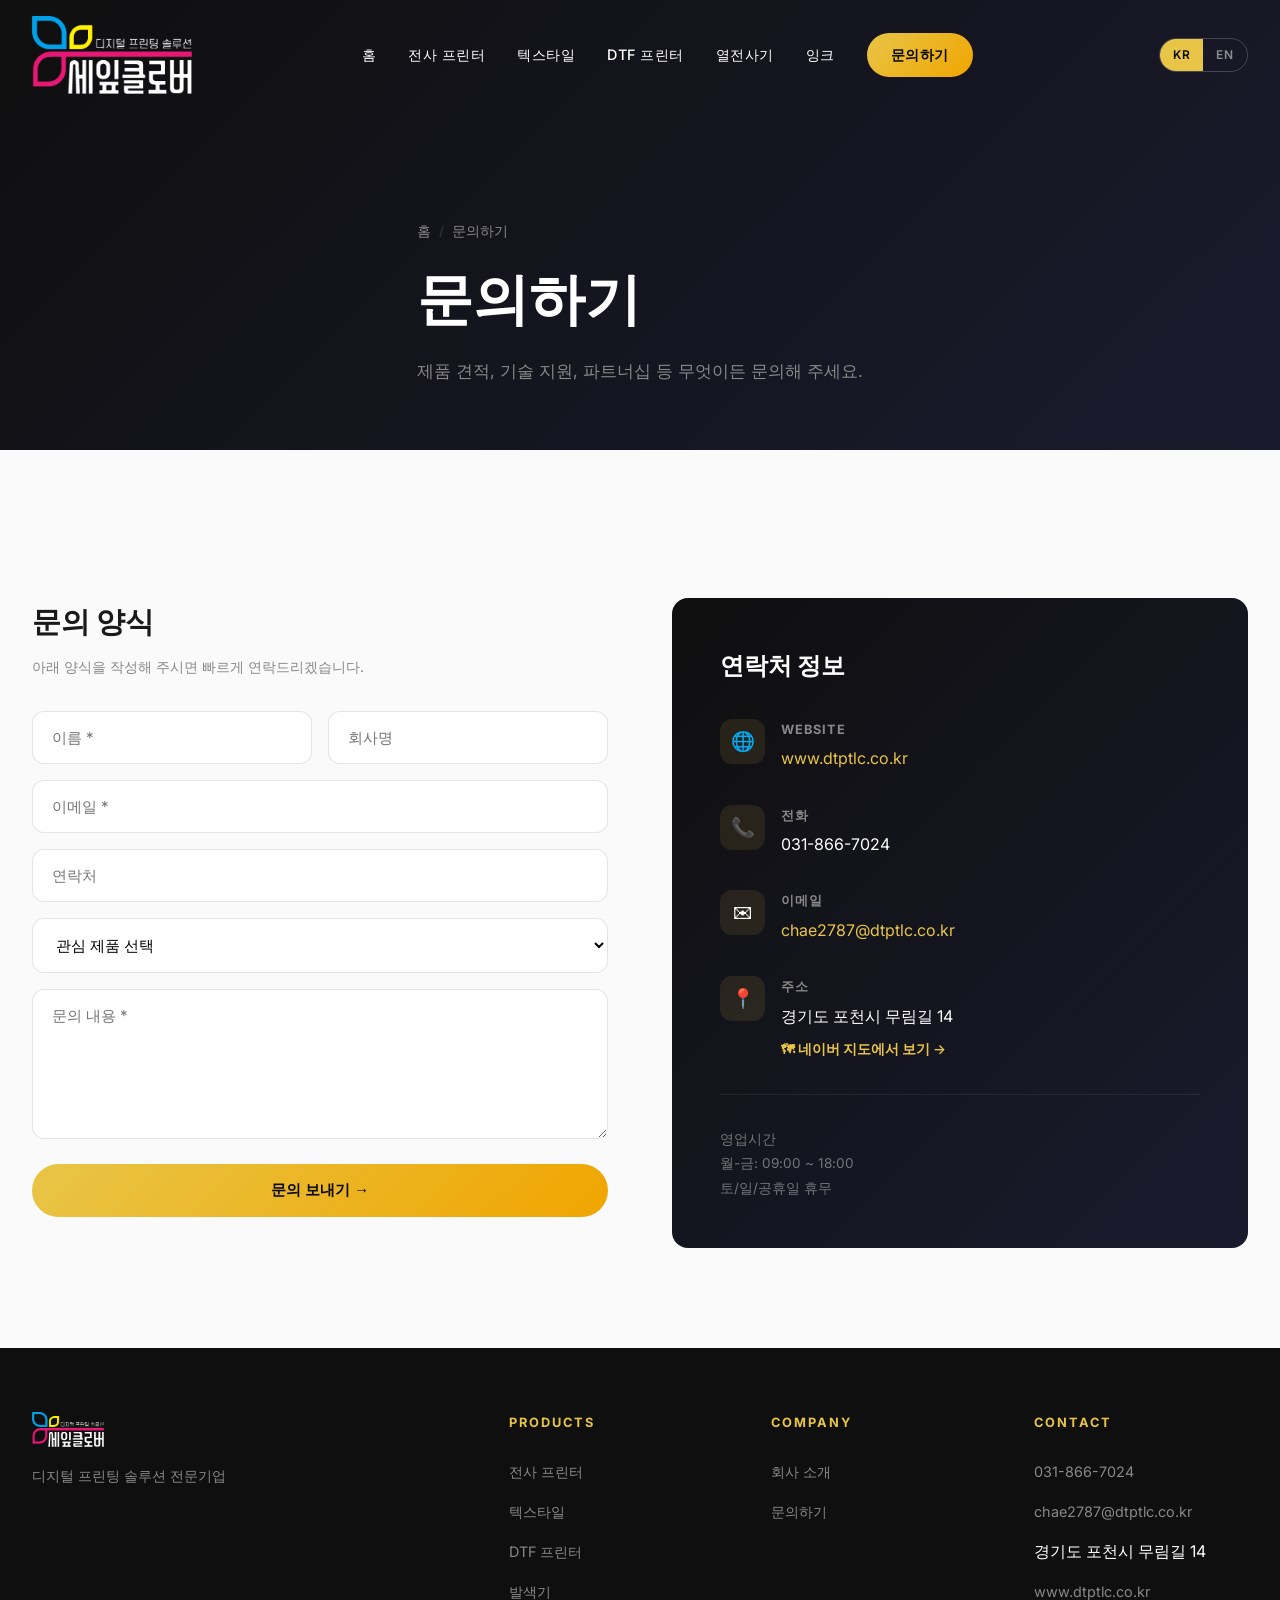
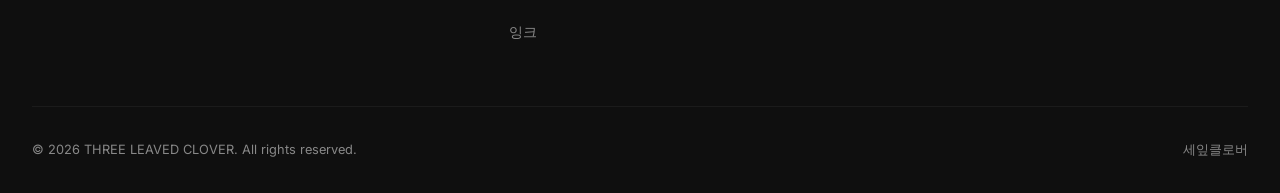
<file: contact.html>
<!DOCTYPE html>
<html lang="ko">
<head>
  <meta charset="UTF-8">
  <meta name="viewport" content="width=device-width, initial-scale=1.0">
  <title>문의하기 | THREE LEAVED CLOVER</title>
  <link href="https://fonts.googleapis.com/css2?family=Inter:wght@400;500;600;700;800;900&display=swap" rel="stylesheet">
  <link rel="stylesheet" href="css/style.css">
</head>
<body>

  <!-- Navigation -->
  <nav class="navbar">
    <div class="nav-inner">
      <a href="index.html" class="nav-logo"><img src="장비별 사진/logo/logo1.png" alt="TLC"></a>
      <div class="nav-links">
        <a href="index.html">홈</a>
        <a href="sublimation.html">전사 프린터</a>
        <a href="textile.html">텍스타일</a>
        <a href="dtf.html">DTF 프린터</a>
        <a href="heatpress.html">열전사기</a>
        <a href="ink.html">잉크</a>
        <a href="contact.html" class="nav-cta active">문의하기</a>
      </div>
      <div class="lang-switch">
        <a href="contact.html" class="lang-active">KR</a>
        <a href="en/contact.html">EN</a>
      </div>
      <div class="hamburger"><span></span><span></span><span></span></div>
    </div>
  </nav>

  <!-- Page Hero -->
  <section class="page-hero">
    <div class="container">
      <div class="breadcrumb">
        <a href="index.html">홈</a><span class="sep">/</span><span>문의하기</span>
      </div>
      <h1 class="section-title" style="color:#fff;">문의하기</h1>
      <p class="section-desc">제품 견적, 기술 지원, 파트너십 등 무엇이든 문의해 주세요.</p>
    </div>
  </section>

  <!-- Contact Section -->
  <section class="section">
    <div class="container">
      <div class="contact-grid fade-up">

        <!-- Form -->
        <div class="contact-form">
          <h2 style="font-size:1.8rem; font-weight:800; margin-bottom:0.5rem;">문의 양식</h2>
          <p style="color:var(--text-muted); margin-bottom:2rem; font-size:0.9rem;">아래 양식을 작성해 주시면 빠르게 연락드리겠습니다.</p>

          <form id="contactForm" onsubmit="handleSubmit(event)">
            <div style="display:grid; grid-template-columns:1fr 1fr; gap:1rem;">
              <input type="text" placeholder="이름 *" required>
              <input type="text" placeholder="회사명">
            </div>
            <input type="email" placeholder="이메일 *" required>
            <input type="tel" placeholder="연락처">
            <select>
              <option value="" disabled selected>관심 제품 선택</option>
              <option>전사 프린터 M Series (M1904/M1906/M1908)</option>
              <option>전사 프린터 M1912</option>
              <option>와이드 포맷 M2608</option>
              <option>고생산성 G Series (G20/G30)</option>
              <option>Direct to Textile F1987LP</option>
              <option>벨트형 K Series (K16/K24/K32)</option>
              <option>DTF FK Series (FK0602/FK0604/FK0605)</option>
              <option>DTF FC-30</option>
              <option>UV DTF UR30</option>
              <option>발색기 MRO-1855</option>
              <option>발색기 MRO-1885</option>
              <option>ALPHA 잉크</option>
              <option>액세서리 와인더 Winder</option>
              <option>기타 Other</option>
            </select>
            <textarea placeholder="문의 내용 *" required></textarea>
            <button type="submit" class="btn-primary" style="width:100%; justify-content:center;">문의 보내기 &rarr;</button>
          </form>
        </div>

        <!-- Info Card -->
        <div class="contact-info-card">
          <h3 style="font-size:1.5rem; font-weight:800; margin-bottom:2rem;">연락처 정보</h3>

          <div class="contact-info-item">
            <div class="icon">&#127760;</div>
            <div>
              <h4>Website</h4>
              <p><a href="https://www.dtptlc.co.kr" target="_blank" style="color:var(--accent);">www.dtptlc.co.kr</a></p>
            </div>
          </div>

          <div class="contact-info-item">
            <div class="icon">&#128222;</div>
            <div>
              <h4>전화</h4>
              <p><a href="tel:031-866-7024" style="color:#fff;">031-866-7024</a></p>
            </div>
          </div>

          <div class="contact-info-item">
            <div class="icon">&#9993;</div>
            <div>
              <h4>이메일</h4>
              <p><a href="mailto:chae2787@dtptlc.co.kr" style="color:var(--accent);">chae2787@dtptlc.co.kr</a></p>
            </div>
          </div>

          <div class="contact-info-item">
            <div class="icon">&#128205;</div>
            <div>
              <h4>주소</h4>
              <p style="color:#fff;">경기도 포천시 무림길 14</p>
              <a href="https://map.naver.com/p/search/%EA%B2%BD%EA%B8%B0%EB%8F%84%20%ED%8F%AC%EC%B2%9C%EC%8B%9C%20%EB%AC%B4%EB%A6%BC%EA%B8%B8%2014" target="_blank" style="display:inline-flex; align-items:center; gap:0.4rem; color:var(--accent); font-size:0.85rem; margin-top:0.5rem; font-weight:600;">&#128506; 네이버 지도에서 보기 &rarr;</a>
            </div>
          </div>

          <div style="margin-top:2rem; padding-top:2rem; border-top:1px solid rgba(255,255,255,0.08);">
            <p style="font-size:0.85rem; color:rgba(255,255,255,0.4); line-height:1.8;">
              영업시간<br>
              월-금: 09:00 ~ 18:00<br>
              토/일/공휴일 휴무
            </p>
          </div>
        </div>

      </div>
    </div>
  </section>

  <!-- Footer -->
  <footer class="footer">
    <div class="container">
      <div class="footer-grid">
        <div class="footer-brand"><img src="장비별 사진/logo/logo1.png" alt="TLC"><p>디지털 프린팅 솔루션 전문기업</p></div>
        <div><h4>Products</h4><ul><li><a href="sublimation.html">전사 프린터</a></li><li><a href="textile.html">텍스타일</a></li><li><a href="dtf.html">DTF 프린터</a></li><li><a href="heatpress.html">발색기</a></li><li><a href="ink.html">잉크</a></li></ul></div>
        <div><h4>Company</h4><ul><li><a href="index.html">회사 소개</a></li><li><a href="contact.html">문의하기</a></li></ul></div>
        <div><h4>Contact</h4><ul><li><a href="tel:031-866-7024">031-866-7024</a></li><li><a href="mailto:chae2787@dtptlc.co.kr">chae2787@dtptlc.co.kr</a></li><li>경기도 포천시 무림길 14</li><li><a href="https://www.dtptlc.co.kr" target="_blank">www.dtptlc.co.kr</a></li></ul></div>
      </div>
      <div class="footer-bottom"><span>&copy; 2026 THREE LEAVED CLOVER. All rights reserved.</span><span>세잎클로버</span></div>
    </div>
  </footer>

  <script src="js/main.js"></script>
  <script>
    function handleSubmit(e) {
      e.preventDefault();
      alert('문의가 접수되었습니다. 빠른 시일 내에 연락드리겠습니다.');
      e.target.reset();
    }
  </script>
</body>
</html>
</file>
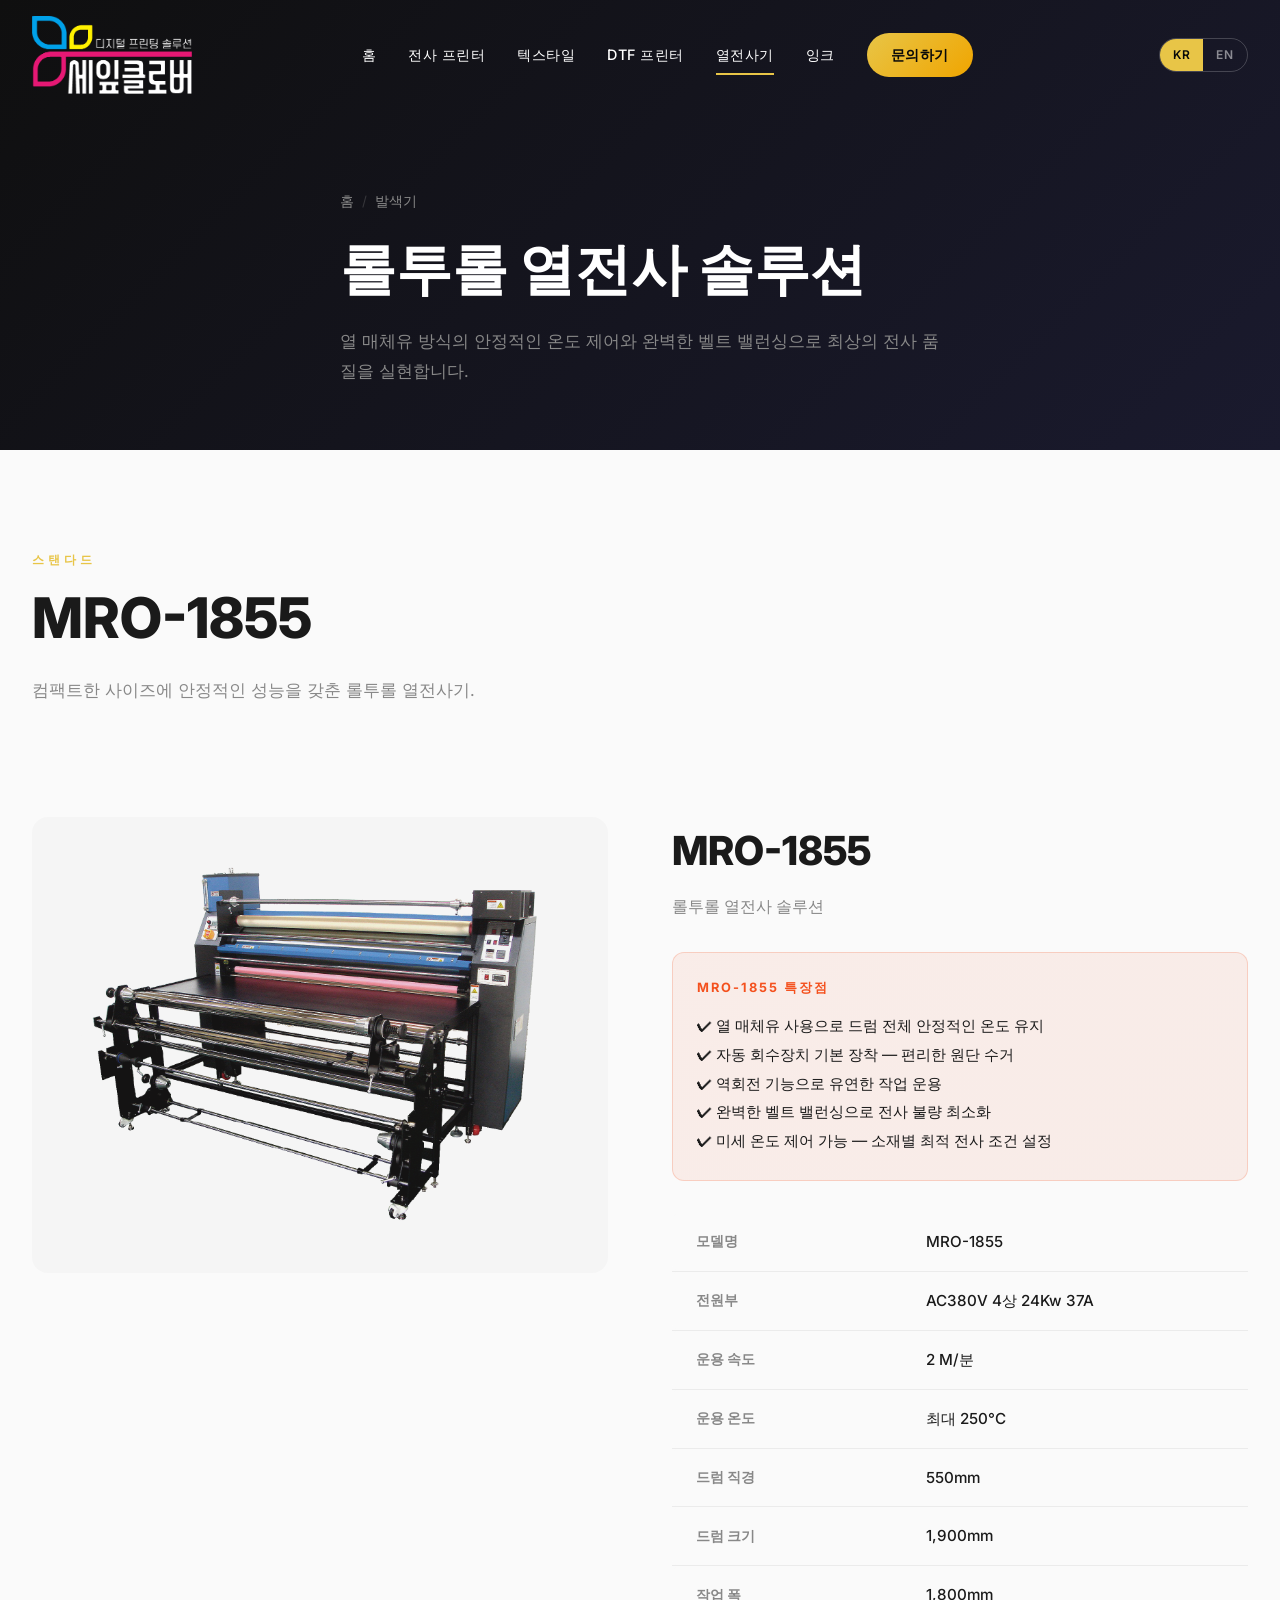
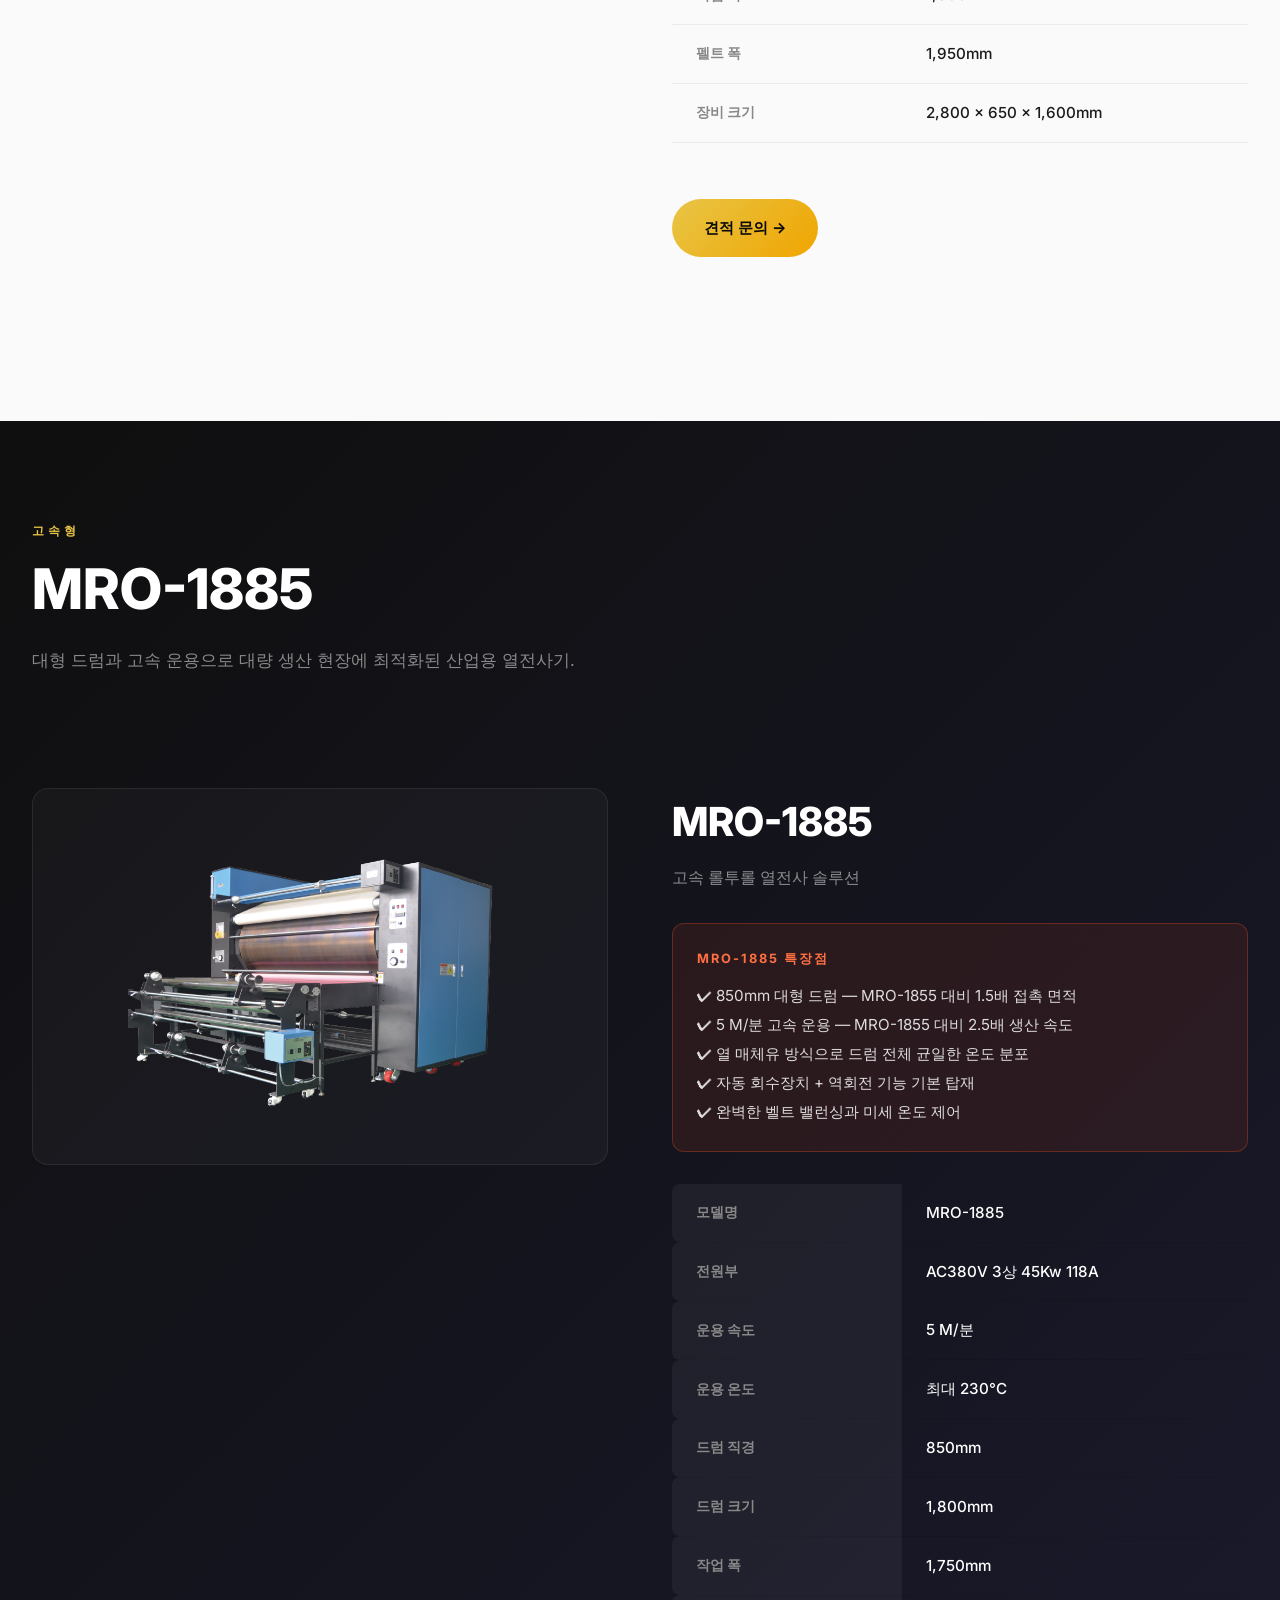
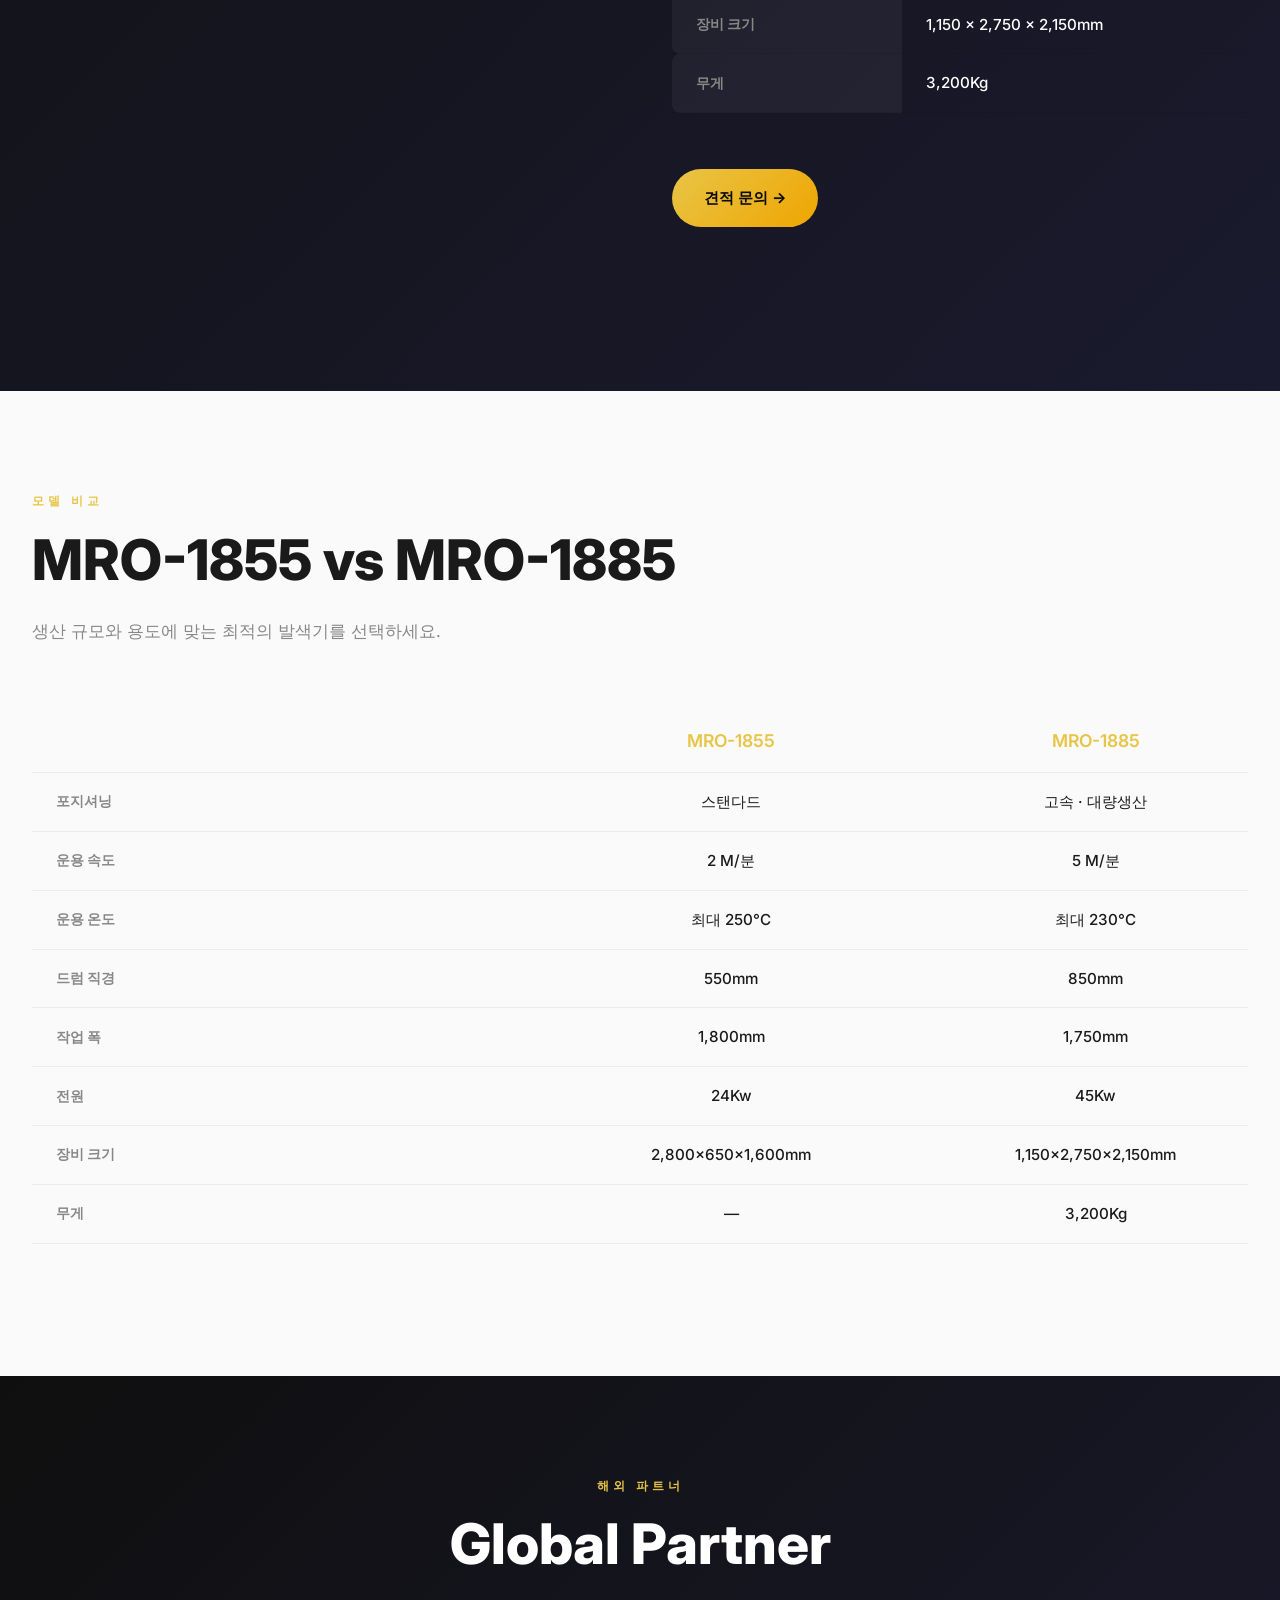
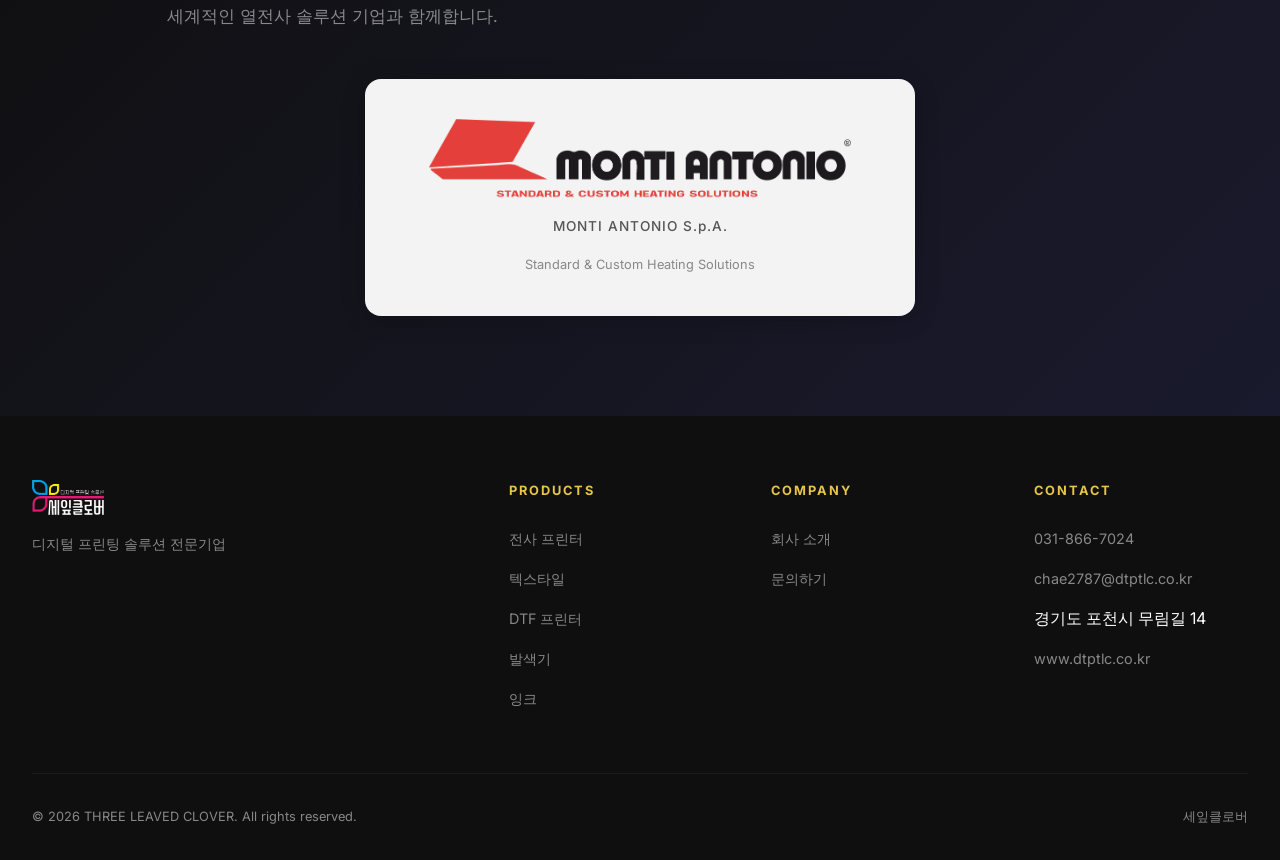
<file: heatpress.html>
<!DOCTYPE html>
<html lang="ko">
<head>
  <meta charset="UTF-8">
  <meta name="viewport" content="width=device-width, initial-scale=1.0">
  <title>열전사기 | THREE LEAVED CLOVER</title>
  <link href="https://fonts.googleapis.com/css2?family=Inter:wght@400;500;600;700;800;900&display=swap" rel="stylesheet">
  <link rel="stylesheet" href="css/style.css">
</head>
<body>

  <!-- Navigation -->
  <nav class="navbar">
    <div class="nav-inner">
      <a href="index.html" class="nav-logo"><img src="장비별 사진/logo/logo1.png" alt="TLC"></a>
      <div class="nav-links">
        <a href="index.html">홈</a>
        <a href="sublimation.html">전사 프린터</a>
        <a href="textile.html">텍스타일</a>
        <a href="dtf.html">DTF 프린터</a>
        <a href="heatpress.html" class="active">열전사기</a>
        <a href="ink.html">잉크</a>
        <a href="contact.html" class="nav-cta">문의하기</a>
      </div>
      <div class="lang-switch">
        <a href="heatpress.html" class="lang-active">KR</a>
        <a href="en/heatpress.html">EN</a>
      </div>
      <div class="hamburger"><span></span><span></span><span></span></div>
    </div>
  </nav>

  <!-- Page Hero -->
  <section class="page-hero">
    <div class="container">
      <div class="breadcrumb">
        <a href="index.html">홈</a><span class="sep">/</span><span>발색기</span>
      </div>
      <h1 class="section-title" style="color:#fff;">롤투롤 열전사 솔루션</h1>
      <p class="section-desc">열 매체유 방식의 안정적인 온도 제어와 완벽한 벨트 밸런싱으로 최상의 전사 품질을 실현합니다.</p>
    </div>
  </section>

  <!-- MRO-1855 -->
  <section class="section">
    <div class="container">
      <div class="fade-up">
        <div class="section-label">스탠다드</div>
        <div class="section-title">MRO-1855</div>
        <p class="section-desc">컴팩트한 사이즈에 안정적인 성능을 갖춘 롤투롤 열전사기.</p>
      </div>

      <div style="margin-top:3rem;" class="fade-up">
        <div class="product-detail">
          <div class="product-image-main">
            <img src="장비별 사진/heatpress/MRO1855.png" alt="MRO-1855">
          </div>
          <div class="product-info">
            <h2>MRO-1855</h2>
            <p class="tagline">롤투롤 열전사 솔루션</p>

            <div style="background: linear-gradient(135deg, rgba(244,81,30,0.08), rgba(230,74,25,0.08)); border:1px solid rgba(244,81,30,0.2); border-radius:12px; padding:1.5rem; margin:1.5rem 0;">
              <h4 style="color:#f4511e; font-size:0.8rem; letter-spacing:2px; margin-bottom:0.8rem;">MRO-1855 특장점</h4>
              <p style="font-size:0.95rem; line-height:1.9; color:var(--text-dark);">
                &#10004; 열 매체유 사용으로 드럼 전체 안정적인 온도 유지<br>
                &#10004; 자동 회수장치 기본 장착 — 편리한 원단 수거<br>
                &#10004; 역회전 기능으로 유연한 작업 운용<br>
                &#10004; 완벽한 벨트 밸런싱으로 전사 불량 최소화<br>
                &#10004; 미세 온도 제어 가능 — 소재별 최적 전사 조건 설정
              </p>
            </div>

            <table class="spec-table">
              <tr><th>모델명</th><td>MRO-1855</td></tr>
              <tr><th>전원부</th><td>AC380V 4상 24Kw 37A</td></tr>
              <tr><th>운용 속도</th><td>2 M/분</td></tr>
              <tr><th>운용 온도</th><td>최대 250°C</td></tr>
              <tr><th>드럼 직경</th><td>550mm</td></tr>
              <tr><th>드럼 크기</th><td>1,900mm</td></tr>
              <tr><th>작업 폭</th><td>1,800mm</td></tr>
              <tr><th>펠트 폭</th><td>1,950mm</td></tr>
              <tr><th>장비 크기</th><td>2,800 x 650 x 1,600mm</td></tr>
            </table>
            <a href="contact.html" class="btn-primary" style="margin-top:1.5rem;">견적 문의 &rarr;</a>
          </div>
        </div>
      </div>
    </div>
  </section>

  <!-- MRO-1885 -->
  <section class="section dark-section" id="mro-1885">
    <div class="container">
      <div class="fade-up">
        <div class="section-label">고속형</div>
        <div class="section-title" style="color:#fff;">MRO-1885</div>
        <p class="section-desc">대형 드럼과 고속 운용으로 대량 생산 현장에 최적화된 산업용 열전사기.</p>
      </div>

      <div style="margin-top:3rem;" class="fade-up">
        <div class="product-detail">
          <div class="product-image-main" style="background: rgba(255,255,255,0.03); border: 1px solid rgba(255,255,255,0.08);">
            <img src="장비별 사진/heatpress/MRO1885.png" alt="MRO-1885">
          </div>
          <div class="product-info">
            <h2 style="color:#fff;">MRO-1885</h2>
            <p class="tagline" style="color:rgba(255,255,255,0.5);">고속 롤투롤 열전사 솔루션</p>

            <div style="background: linear-gradient(135deg, rgba(244,81,30,0.1), rgba(230,74,25,0.1)); border:1px solid rgba(244,81,30,0.3); border-radius:12px; padding:1.5rem; margin:1.5rem 0;">
              <h4 style="color:#ff7043; font-size:0.8rem; letter-spacing:2px; margin-bottom:0.8rem;">MRO-1885 특장점</h4>
              <p style="font-size:0.95rem; line-height:1.9; color:rgba(255,255,255,0.85);">
                &#10004; 850mm 대형 드럼 — MRO-1855 대비 1.5배 접촉 면적<br>
                &#10004; 5 M/분 고속 운용 — MRO-1855 대비 2.5배 생산 속도<br>
                &#10004; 열 매체유 방식으로 드럼 전체 균일한 온도 분포<br>
                &#10004; 자동 회수장치 + 역회전 기능 기본 탑재<br>
                &#10004; 완벽한 벨트 밸런싱과 미세 온도 제어
              </p>
            </div>

            <table class="spec-table" style="color:#fff;">
              <tr><th style="background:rgba(255,255,255,0.05); color:var(--text-muted);">모델명</th><td>MRO-1885</td></tr>
              <tr><th style="background:rgba(255,255,255,0.05); color:var(--text-muted);">전원부</th><td>AC380V 3상 45Kw 118A</td></tr>
              <tr><th style="background:rgba(255,255,255,0.05); color:var(--text-muted);">운용 속도</th><td>5 M/분</td></tr>
              <tr><th style="background:rgba(255,255,255,0.05); color:var(--text-muted);">운용 온도</th><td>최대 230°C</td></tr>
              <tr><th style="background:rgba(255,255,255,0.05); color:var(--text-muted);">드럼 직경</th><td>850mm</td></tr>
              <tr><th style="background:rgba(255,255,255,0.05); color:var(--text-muted);">드럼 크기</th><td>1,800mm</td></tr>
              <tr><th style="background:rgba(255,255,255,0.05); color:var(--text-muted);">작업 폭</th><td>1,750mm</td></tr>
              <tr><th style="background:rgba(255,255,255,0.05); color:var(--text-muted);">장비 크기</th><td>1,150 x 2,750 x 2,150mm</td></tr>
              <tr><th style="background:rgba(255,255,255,0.05); color:var(--text-muted);">무게</th><td>3,200Kg</td></tr>
            </table>
            <a href="contact.html" class="btn-primary" style="margin-top:1.5rem;">견적 문의 &rarr;</a>
          </div>
        </div>
      </div>
    </div>
  </section>

  <!-- Comparison -->
  <section class="section">
    <div class="container">
      <div class="fade-up">
        <div class="section-label">모델 비교</div>
        <div class="section-title">MRO-1855 vs MRO-1885</div>
        <p class="section-desc">생산 규모와 용도에 맞는 최적의 발색기를 선택하세요.</p>
      </div>

      <div class="fade-up" style="margin-top:2rem; overflow-x:auto;">
        <table class="spec-table" style="width:100%;">
          <tr>
            <th style="width:30%;"></th>
            <th style="width:35%; text-align:center; font-size:1.1rem; color:var(--accent);">MRO-1855</th>
            <th style="width:35%; text-align:center; font-size:1.1rem; color:var(--accent);">MRO-1885</th>
          </tr>
          <tr><th>포지셔닝</th><td style="text-align:center;">스탠다드</td><td style="text-align:center;">고속 · 대량생산</td></tr>
          <tr><th>운용 속도</th><td style="text-align:center;">2 M/분</td><td style="text-align:center;">5 M/분</td></tr>
          <tr><th>운용 온도</th><td style="text-align:center;">최대 250°C</td><td style="text-align:center;">최대 230°C</td></tr>
          <tr><th>드럼 직경</th><td style="text-align:center;">550mm</td><td style="text-align:center;">850mm</td></tr>
          <tr><th>작업 폭</th><td style="text-align:center;">1,800mm</td><td style="text-align:center;">1,750mm</td></tr>
          <tr><th>전원</th><td style="text-align:center;">24Kw</td><td style="text-align:center;">45Kw</td></tr>
          <tr><th>장비 크기</th><td style="text-align:center;">2,800×650×1,600mm</td><td style="text-align:center;">1,150×2,750×2,150mm</td></tr>
          <tr><th>무게</th><td style="text-align:center;">—</td><td style="text-align:center;">3,200Kg</td></tr>
        </table>
      </div>
    </div>
  </section>

  <!-- Overseas Partner -->
  <section class="section dark-section">
    <div class="container">
      <div class="fade-up" style="text-align:center;">
        <div class="section-label">해외 파트너</div>
        <div class="section-title" style="color:#fff;">Global Partner</div>
        <p class="section-desc">세계적인 열전사 솔루션 기업과 함께합니다.</p>
      </div>
      <div class="fade-up" style="display:flex; justify-content:center; align-items:center; margin-top:3rem;">
        <div style="background:rgba(255,255,255,0.95); border-radius:16px; padding:2.5rem 4rem; display:inline-flex; flex-direction:column; align-items:center; gap:1rem; box-shadow: 0 4px 24px rgba(0,0,0,0.2);">
          <img src="장비별 사진/logo/MONTI.png" alt="Monti Antonio" style="height:80px; width:auto; object-fit:contain;">
          <p style="font-size:0.85rem; color:#555; font-weight:500; letter-spacing:1px;">MONTI ANTONIO S.p.A.</p>
          <p style="font-size:0.8rem; color:#888;">Standard & Custom Heating Solutions</p>
        </div>
      </div>
    </div>
  </section>

  <!-- Footer -->
  <footer class="footer">
    <div class="container">
      <div class="footer-grid">
        <div class="footer-brand">
          <img src="장비별 사진/logo/logo1.png" alt="TLC">
          <p>디지털 프린팅 솔루션 전문기업</p>
        </div>
        <div>
          <h4>Products</h4>
          <ul>
            <li><a href="sublimation.html">전사 프린터</a></li>
            <li><a href="textile.html">텍스타일</a></li>
            <li><a href="dtf.html">DTF 프린터</a></li>
            <li><a href="heatpress.html">발색기</a></li>
            <li><a href="ink.html">잉크</a></li>
          </ul>
        </div>
        <div>
          <h4>Company</h4>
          <ul>
            <li><a href="index.html">회사 소개</a></li>
            <li><a href="contact.html">문의하기</a></li>
          </ul>
        </div>
        <div>
          <h4>Contact</h4>
          <ul>
            <li><a href="tel:031-866-7024">031-866-7024</a></li>
            <li><a href="mailto:chae2787@dtptlc.co.kr">chae2787@dtptlc.co.kr</a></li>
            <li>경기도 포천시 무림길 14</li>
            <li><a href="https://www.dtptlc.co.kr" target="_blank">www.dtptlc.co.kr</a></li>
          </ul>
        </div>
      </div>
      <div class="footer-bottom">
        <span>&copy; 2026 THREE LEAVED CLOVER. All rights reserved.</span>
        <span>세잎클로버</span>
      </div>
    </div>
  </footer>
  <script src="js/main.js"></script>
</body>
</html>
</file>
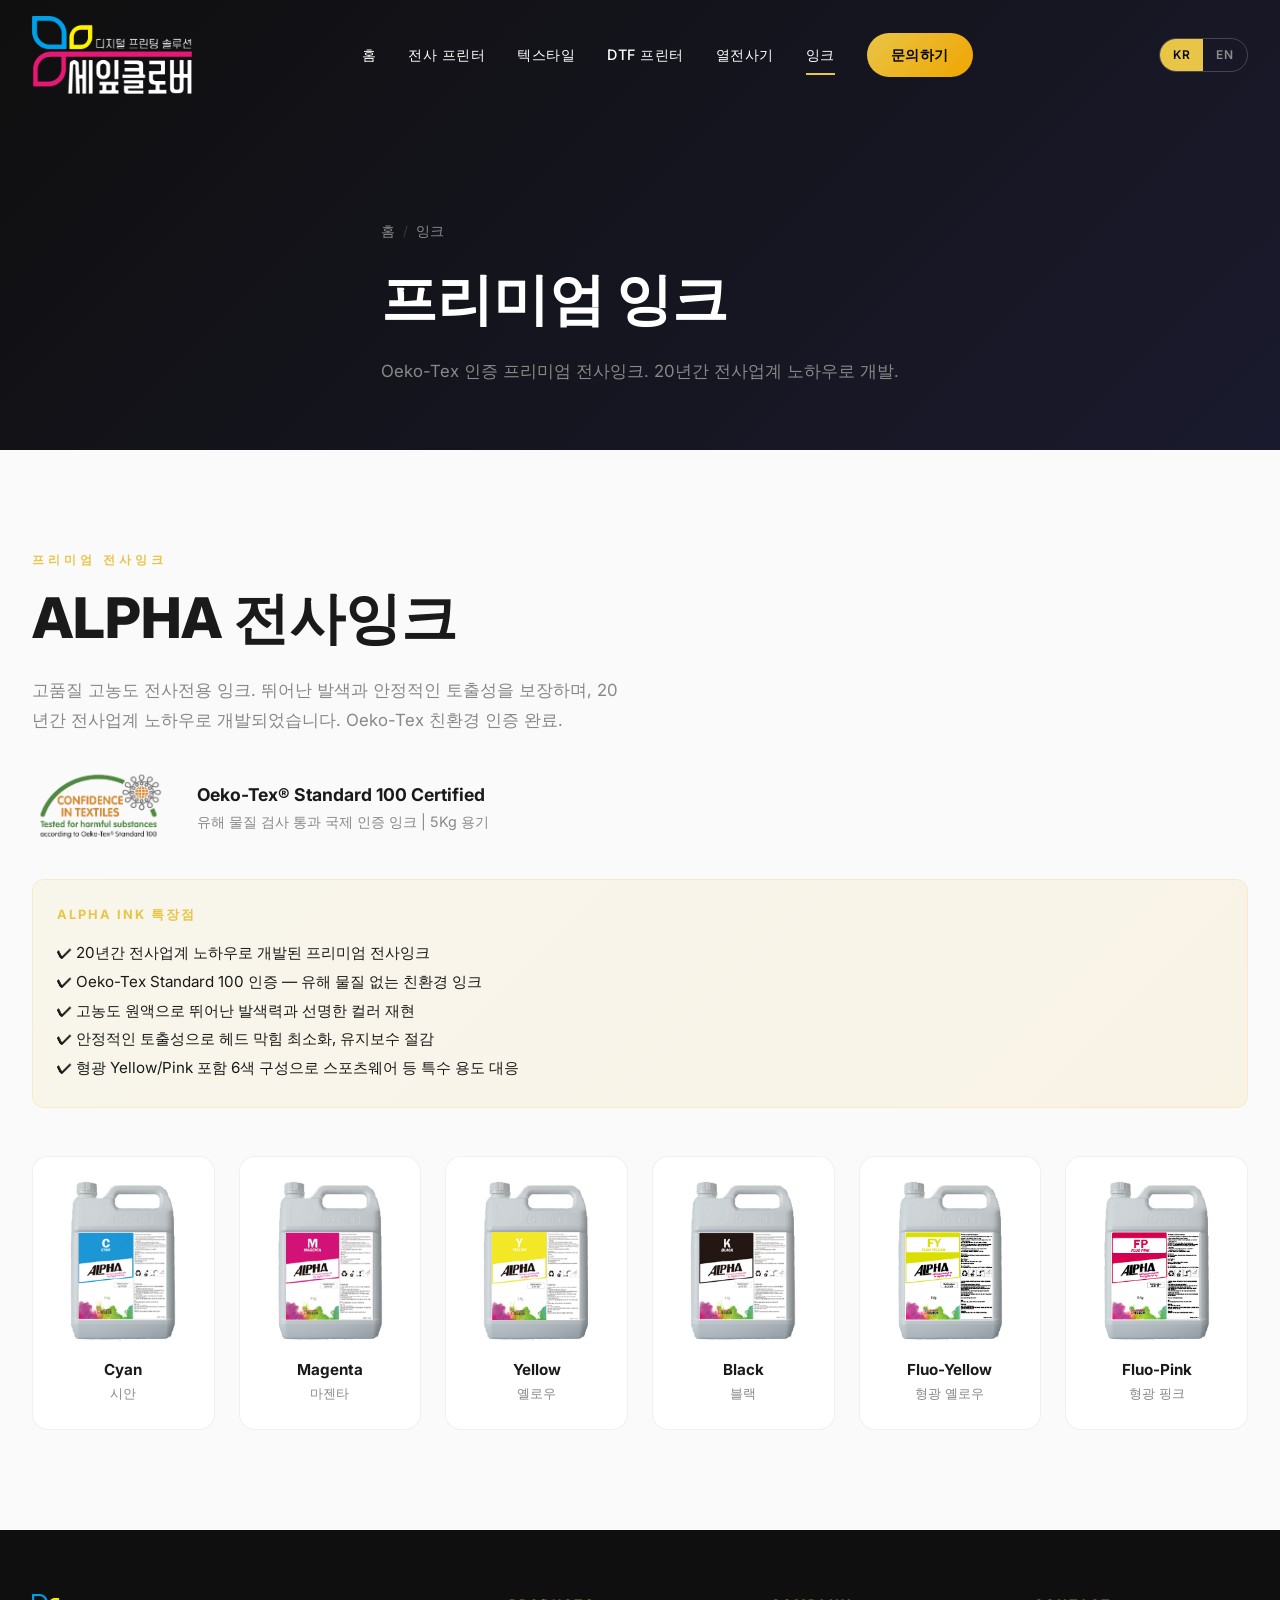
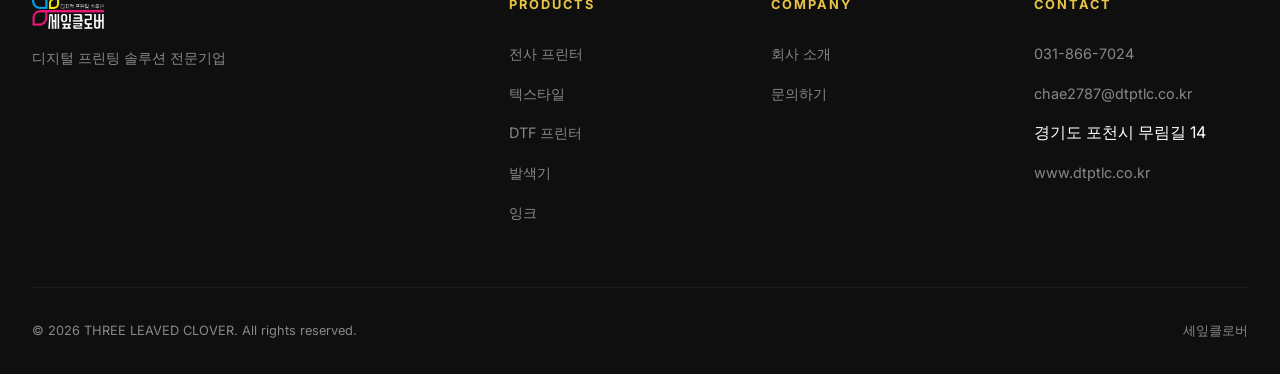
<file: ink.html>
<!DOCTYPE html>
<html lang="ko">
<head>
  <meta charset="UTF-8">
  <meta name="viewport" content="width=device-width, initial-scale=1.0">
  <title>잉크 | THREE LEAVED CLOVER</title>
  <link href="https://fonts.googleapis.com/css2?family=Inter:wght@400;500;600;700;800;900&display=swap" rel="stylesheet">
  <link rel="stylesheet" href="css/style.css">
</head>
<body>

  <!-- Navigation -->
  <nav class="navbar">
    <div class="nav-inner">
      <a href="index.html" class="nav-logo"><img src="장비별 사진/logo/logo1.png" alt="TLC"></a>
      <div class="nav-links">
        <a href="index.html">홈</a>
        <a href="sublimation.html">전사 프린터</a>
        <a href="textile.html">텍스타일</a>
        <a href="dtf.html">DTF 프린터</a>
        <a href="heatpress.html">열전사기</a>
        <a href="ink.html" class="active">잉크</a>
        <a href="contact.html" class="nav-cta">문의하기</a>
      </div>
      <div class="lang-switch">
        <a href="ink.html" class="lang-active">KR</a>
        <a href="en/ink.html">EN</a>
      </div>
      <div class="hamburger"><span></span><span></span><span></span></div>
    </div>
  </nav>

  <!-- Page Hero -->
  <section class="page-hero">
    <div class="container">
      <div class="breadcrumb">
        <a href="index.html">홈</a><span class="sep">/</span><span>잉크</span>
      </div>
      <h1 class="section-title" style="color:#fff;">프리미엄 잉크</h1>
      <p class="section-desc">Oeko-Tex 인증 프리미엄 전사잉크. 20년간 전사업계 노하우로 개발.</p>
    </div>
  </section>

  <!-- ALPHA Ink -->
  <section class="section">
    <div class="container">
      <div class="fade-up">
        <div class="section-label">프리미엄 전사잉크</div>
        <div class="section-title">ALPHA 전사잉크</div>
        <p class="section-desc">고품질 고농도 전사전용 잉크. 뛰어난 발색과 안정적인 토출성을 보장하며, 20년간 전사업계 노하우로 개발되었습니다. Oeko-Tex 친환경 인증 완료.</p>
      </div>

      <div style="display:flex; align-items:center; gap:2rem; margin-top:2rem; flex-wrap:wrap;" class="fade-up">
        <img src="장비별 사진/logo/oekotex logo.png" alt="Oeko-Tex" style="height:80px;">
        <div>
          <strong style="font-size:1.1rem;">Oeko-Tex&reg; Standard 100 Certified</strong>
          <p style="color:var(--text-muted); font-size:0.9rem;">유해 물질 검사 통과 국제 인증 잉크 | 5Kg 용기</p>
        </div>
      </div>

      <div style="background: linear-gradient(135deg, rgba(232,197,71,0.08), rgba(240,165,0,0.08)); border:1px solid rgba(232,197,71,0.2); border-radius:12px; padding:1.5rem; margin-top:2rem;" class="fade-up">
        <h4 style="color:#e8c547; font-size:0.8rem; letter-spacing:2px; margin-bottom:0.8rem;">ALPHA INK 특장점</h4>
        <p style="font-size:0.95rem; line-height:1.9; color:var(--text-dark);">
          &#10004; 20년간 전사업계 노하우로 개발된 프리미엄 전사잉크<br>
          &#10004; Oeko-Tex Standard 100 인증 — 유해 물질 없는 친환경 잉크<br>
          &#10004; 고농도 원액으로 뛰어난 발색력과 선명한 컬러 재현<br>
          &#10004; 안정적인 토출성으로 헤드 막힘 최소화, 유지보수 절감<br>
          &#10004; 형광 Yellow/Pink 포함 6색 구성으로 스포츠웨어 등 특수 용도 대응
        </p>
      </div>

      <!-- Ink Colors -->
      <div class="ink-grid fade-up" style="margin-top:3rem;">
        <div class="ink-card">
          <img src="장비별 사진/Ink/ESink C.png" alt="Cyan">
          <h4>Cyan</h4>
          <p style="font-size:0.8rem; color:var(--text-muted);">시안</p>
        </div>
        <div class="ink-card">
          <img src="장비별 사진/Ink/ESinkM.png" alt="Magenta">
          <h4>Magenta</h4>
          <p style="font-size:0.8rem; color:var(--text-muted);">마젠타</p>
        </div>
        <div class="ink-card">
          <img src="장비별 사진/Ink/EsinkY.png" alt="Yellow">
          <h4>Yellow</h4>
          <p style="font-size:0.8rem; color:var(--text-muted);">옐로우</p>
        </div>
        <div class="ink-card">
          <img src="장비별 사진/Ink/EsinkK.png" alt="Black">
          <h4>Black</h4>
          <p style="font-size:0.8rem; color:var(--text-muted);">블랙</p>
        </div>
        <div class="ink-card">
          <img src="장비별 사진/Ink/ESinkFY.png" alt="Fluo-Yellow">
          <h4>Fluo-Yellow</h4>
          <p style="font-size:0.8rem; color:var(--text-muted);">형광 옐로우</p>
        </div>
        <div class="ink-card">
          <img src="장비별 사진/Ink/ESinkFP.png" alt="Fluo-Pink">
          <h4>Fluo-Pink</h4>
          <p style="font-size:0.8rem; color:var(--text-muted);">형광 핑크</p>
        </div>
      </div>
    </div>
  </section>


  <!-- Footer -->
  <footer class="footer">
    <div class="container">
      <div class="footer-grid">
        <div class="footer-brand"><img src="장비별 사진/logo/logo1.png" alt="TLC"><p>디지털 프린팅 솔루션 전문기업</p></div>
        <div><h4>Products</h4><ul><li><a href="sublimation.html">전사 프린터</a></li><li><a href="textile.html">텍스타일</a></li><li><a href="dtf.html">DTF 프린터</a></li><li><a href="heatpress.html">발색기</a></li><li><a href="ink.html">잉크</a></li></ul></div>
        <div><h4>Company</h4><ul><li><a href="index.html">회사 소개</a></li><li><a href="contact.html">문의하기</a></li></ul></div>
        <div><h4>Contact</h4><ul><li><a href="tel:031-866-7024">031-866-7024</a></li><li><a href="mailto:chae2787@dtptlc.co.kr">chae2787@dtptlc.co.kr</a></li><li>경기도 포천시 무림길 14</li><li><a href="https://www.dtptlc.co.kr" target="_blank">www.dtptlc.co.kr</a></li></ul></div>
      </div>
      <div class="footer-bottom"><span>&copy; 2026 THREE LEAVED CLOVER. All rights reserved.</span><span>세잎클로버</span></div>
    </div>
  </footer>
  <script src="js/main.js"></script>
</body>
</html>
</file>
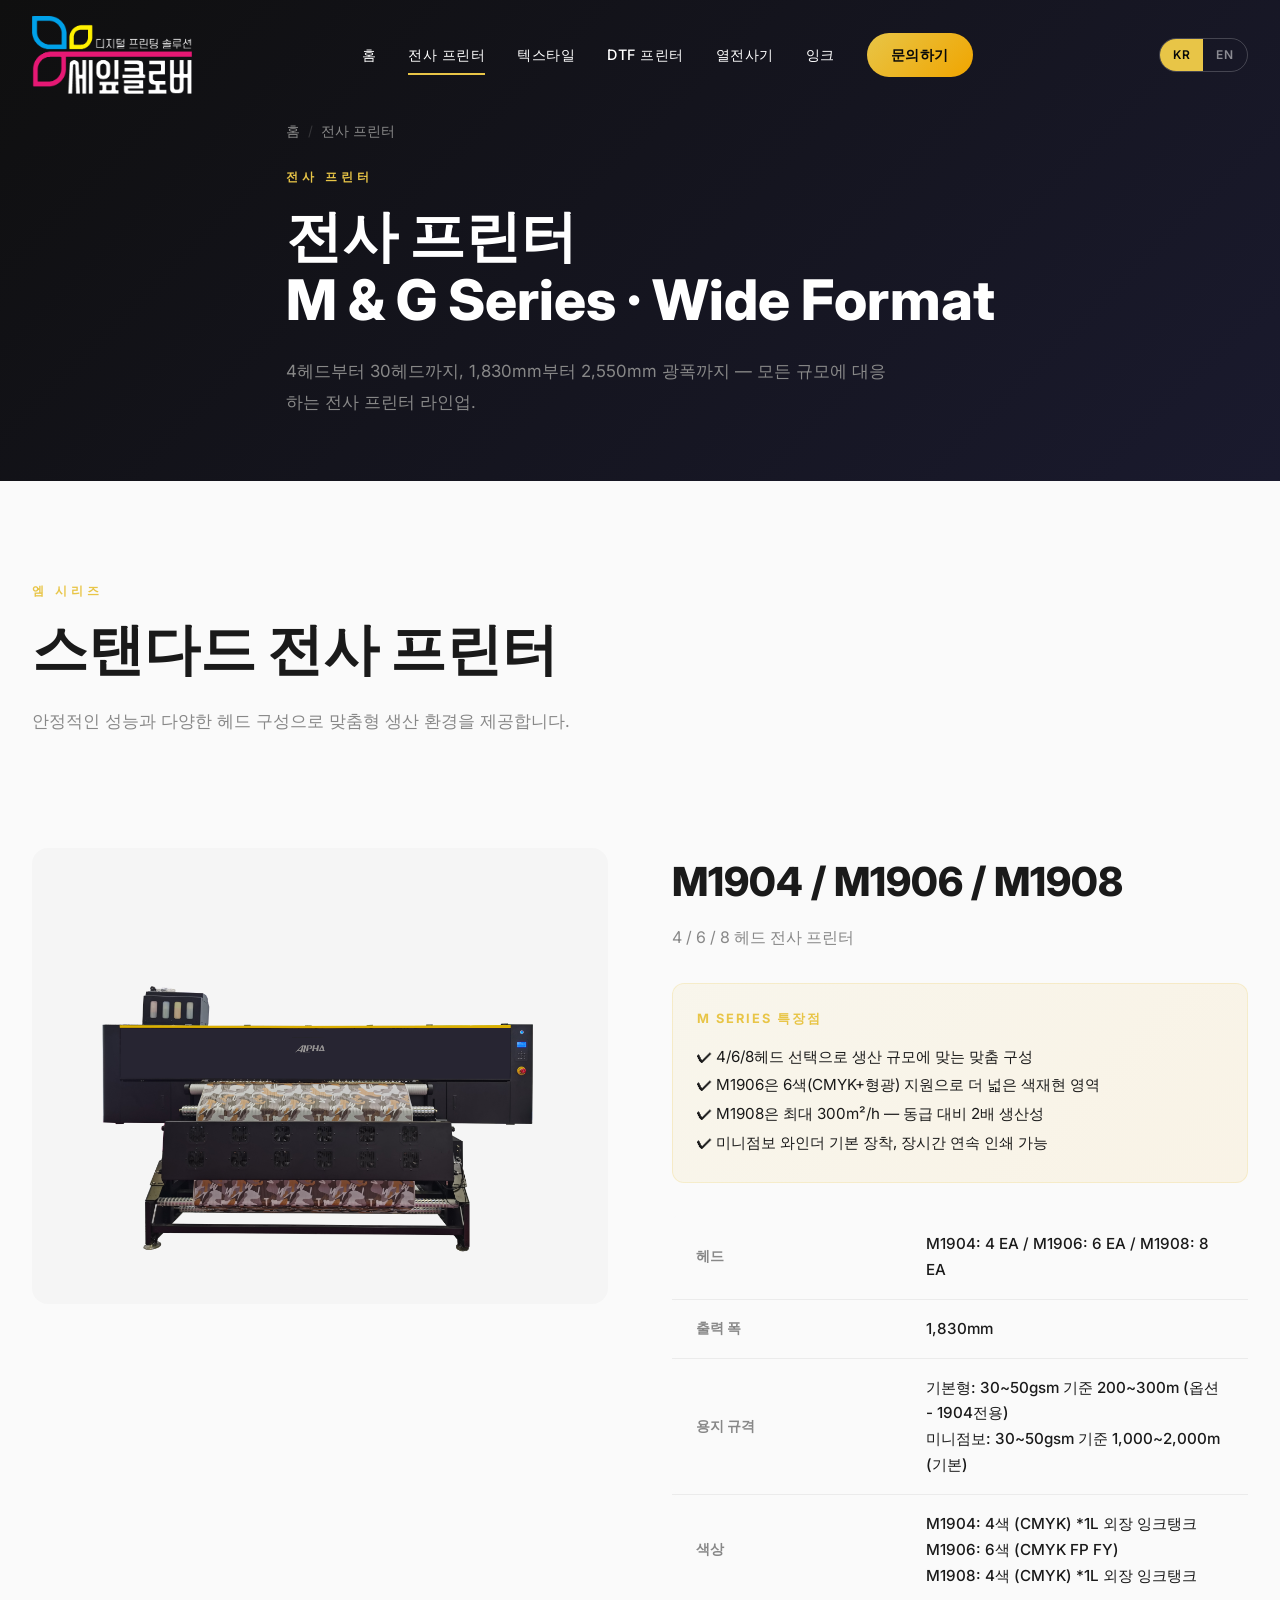
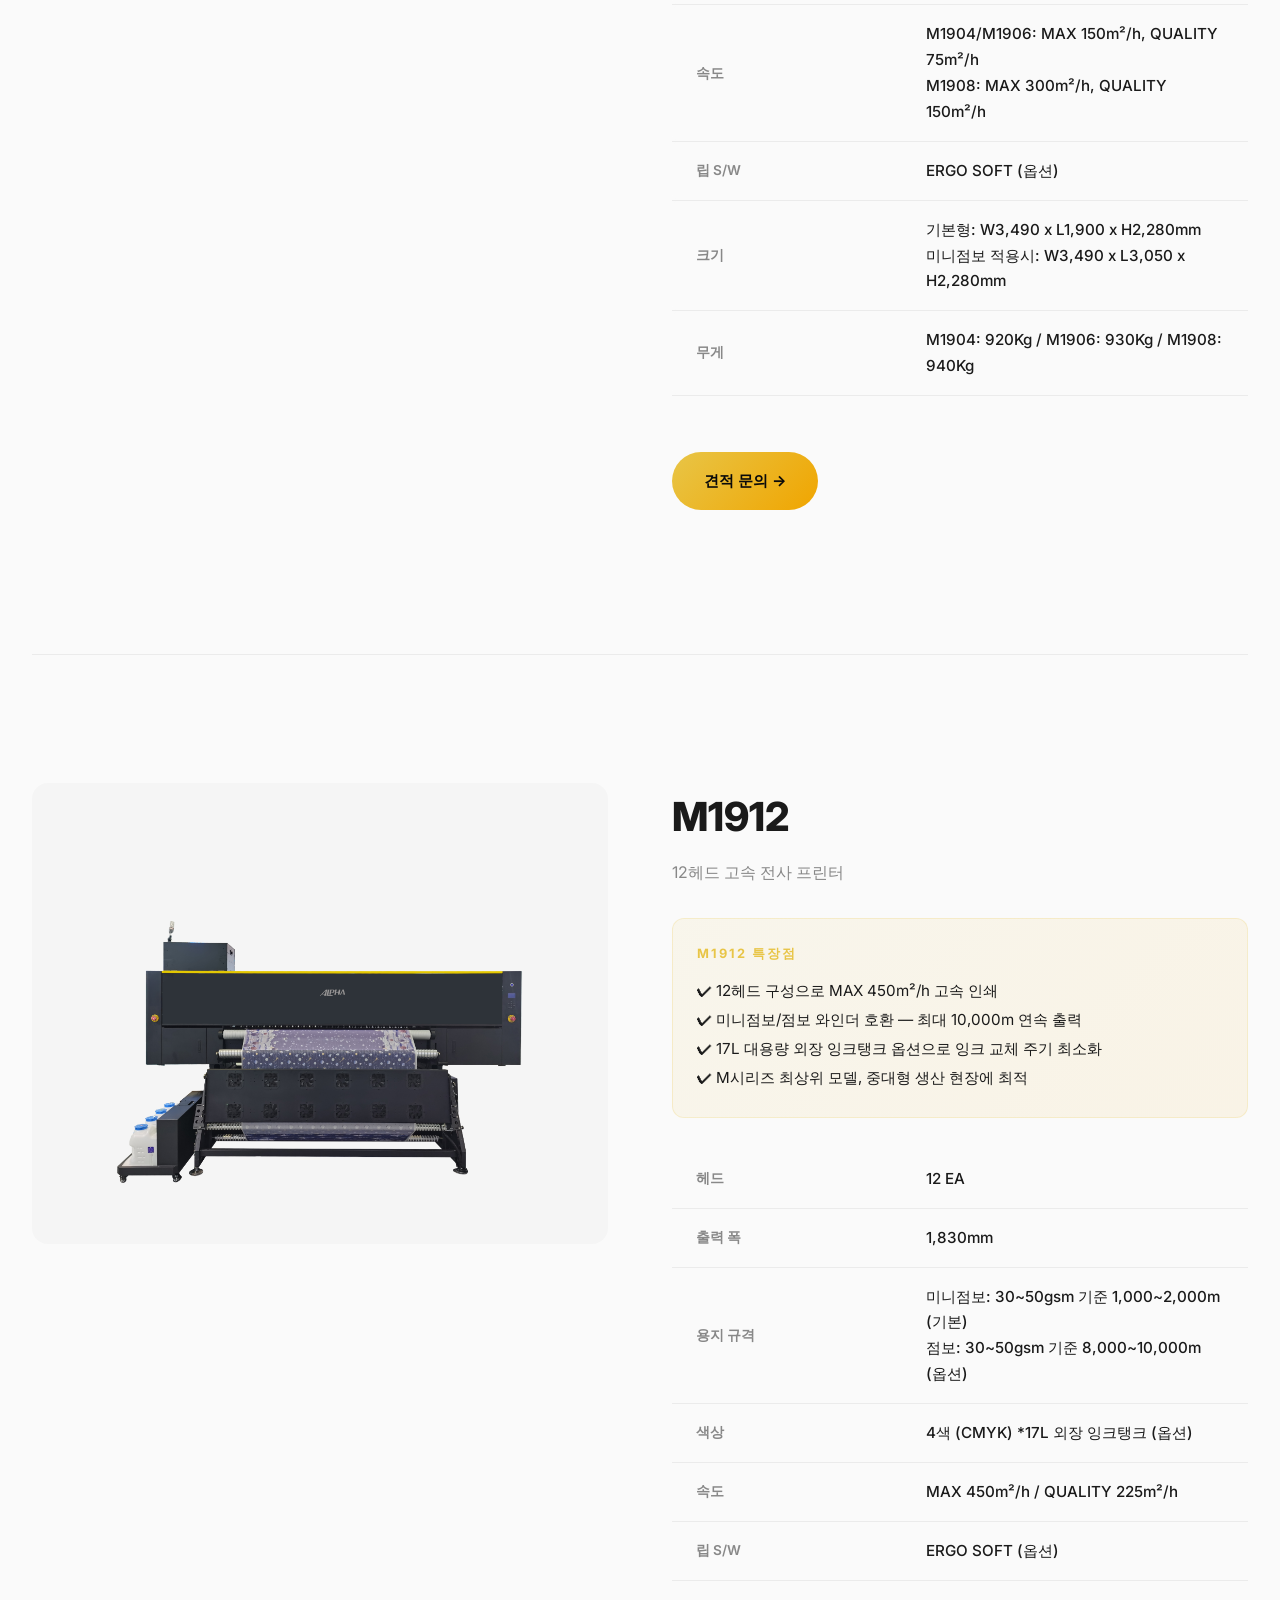
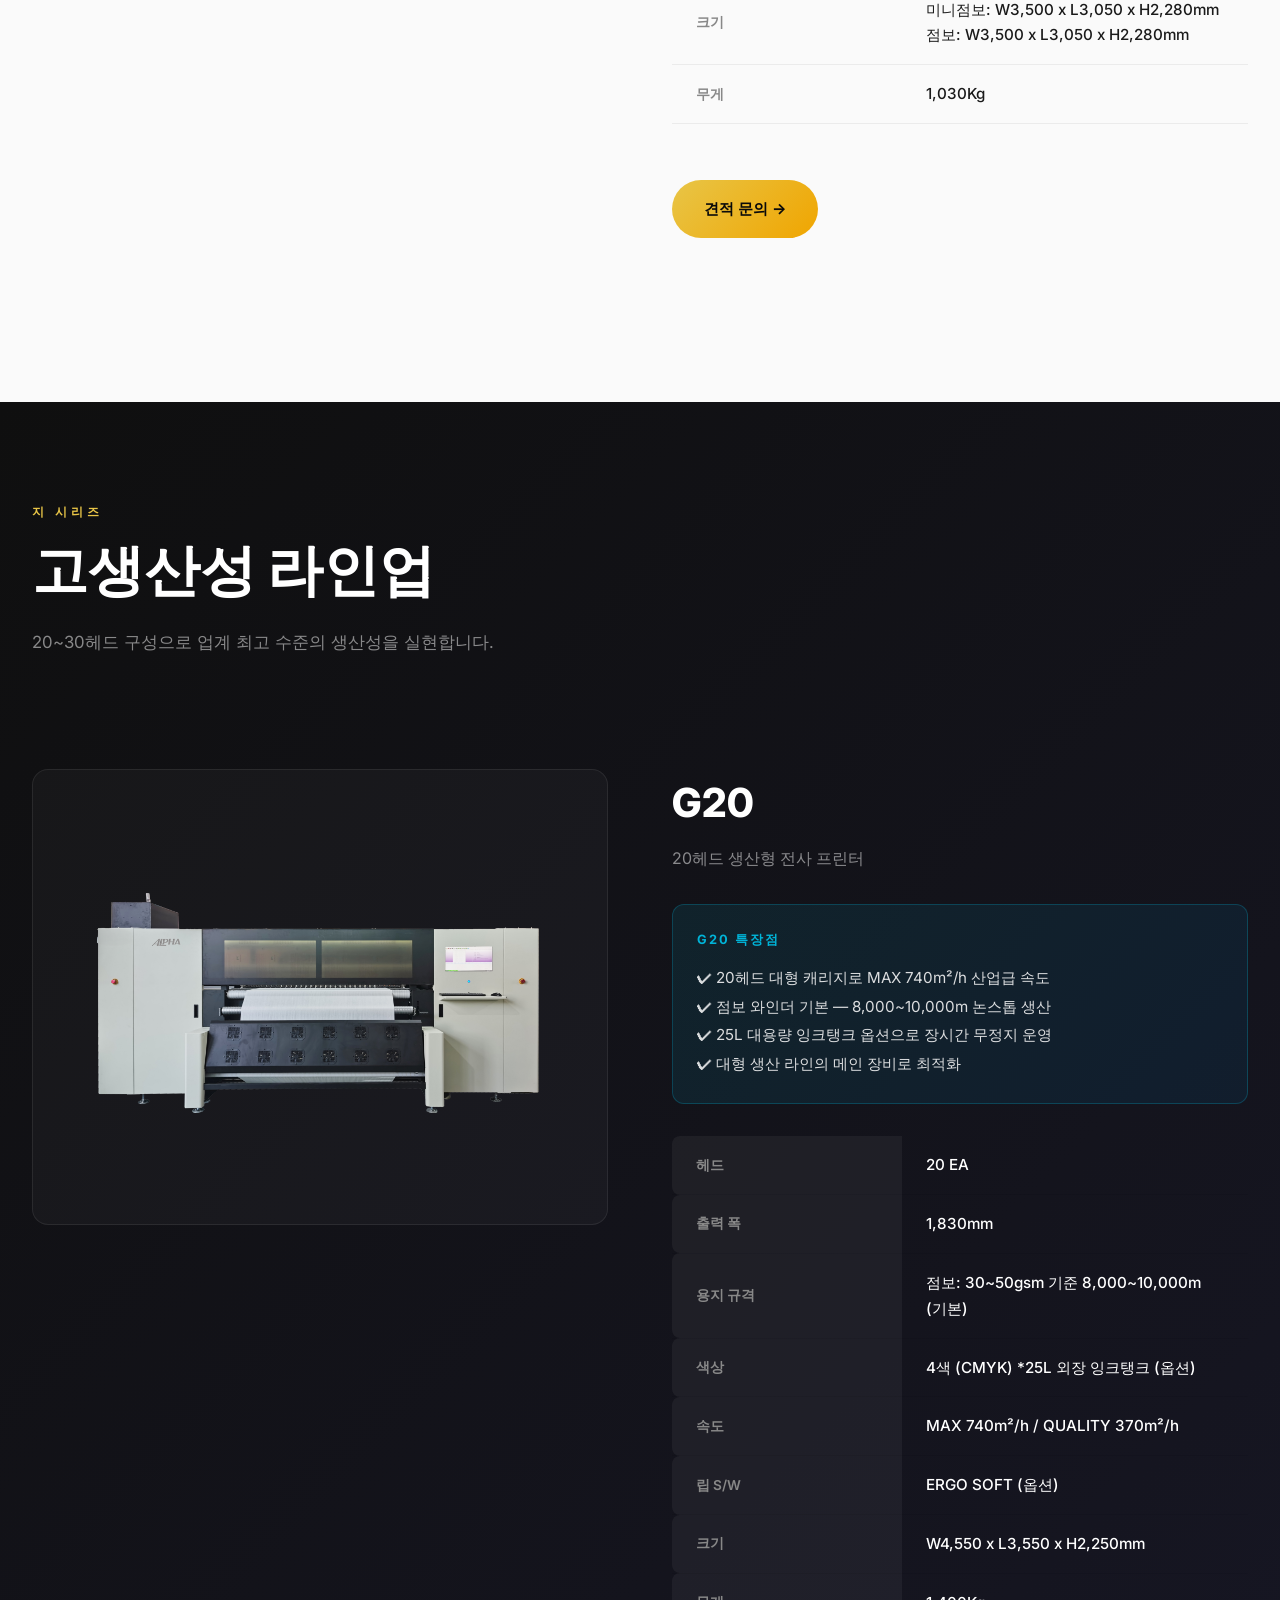
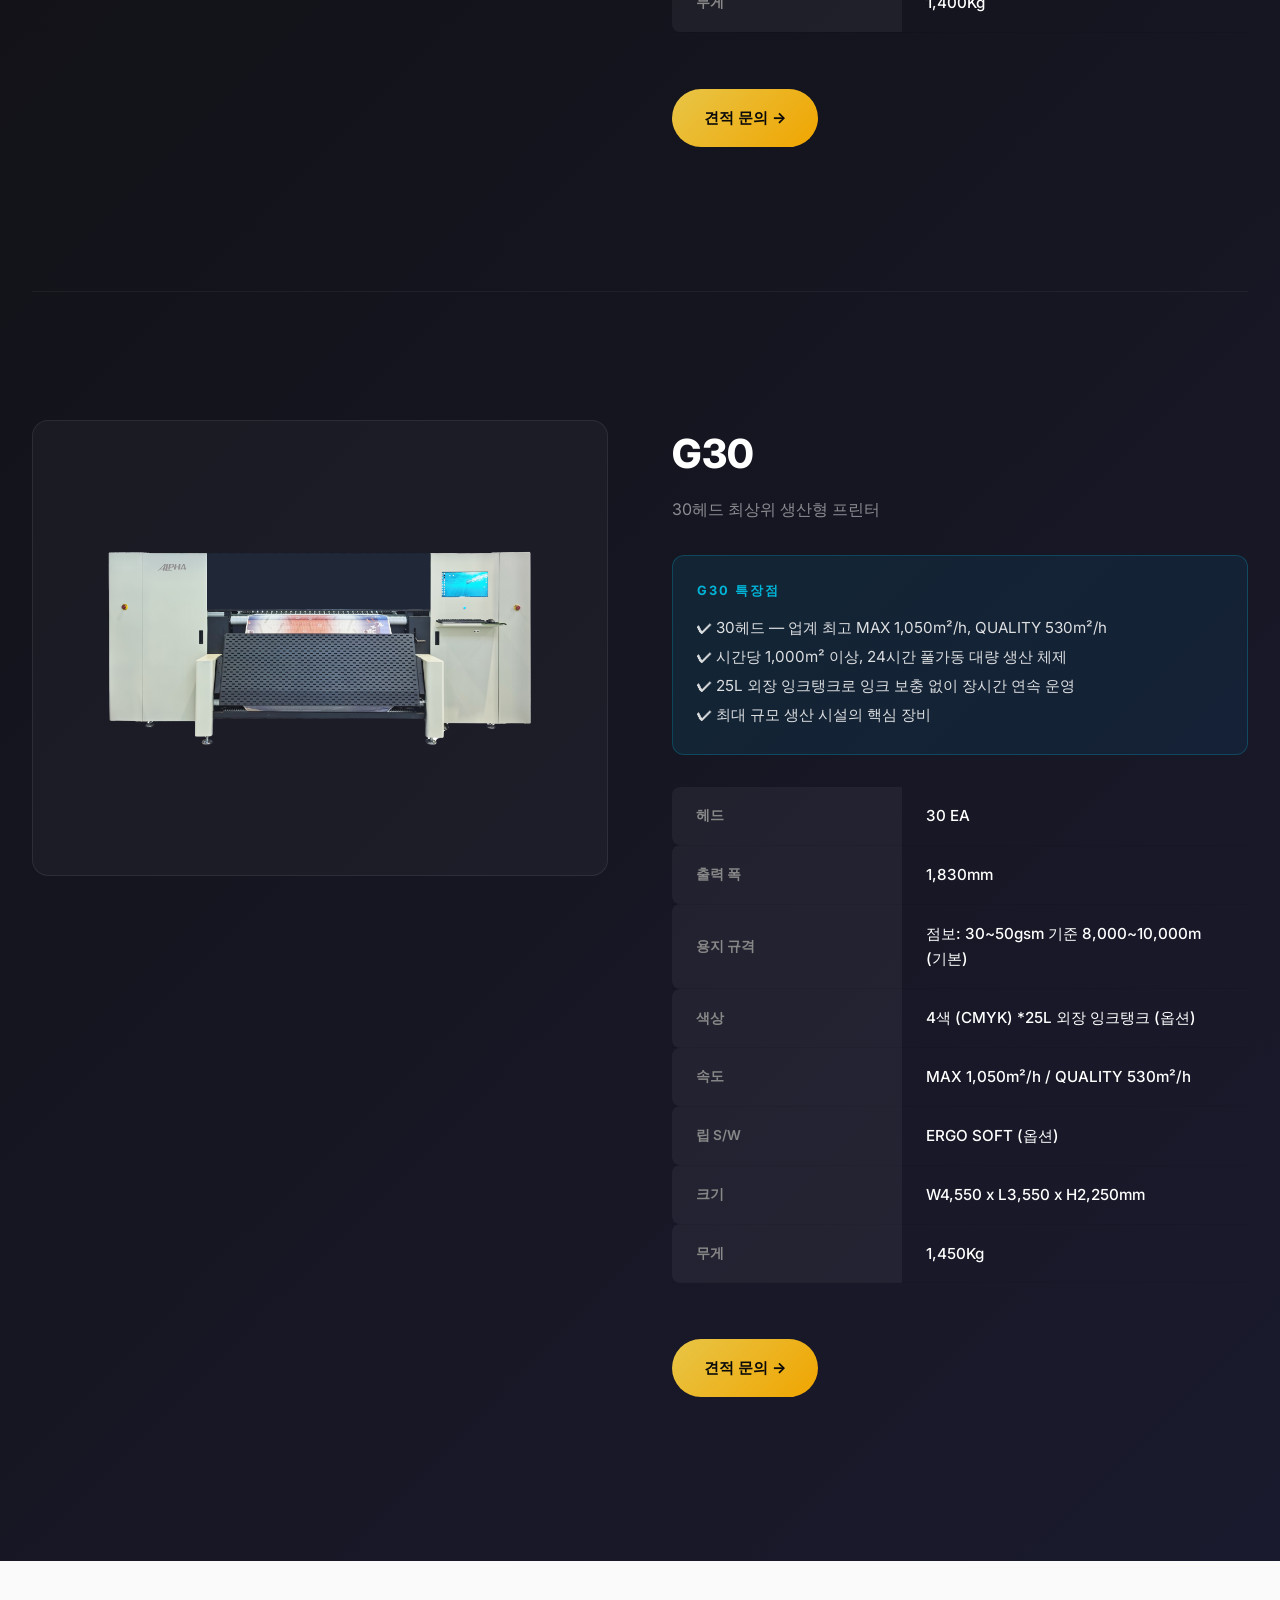
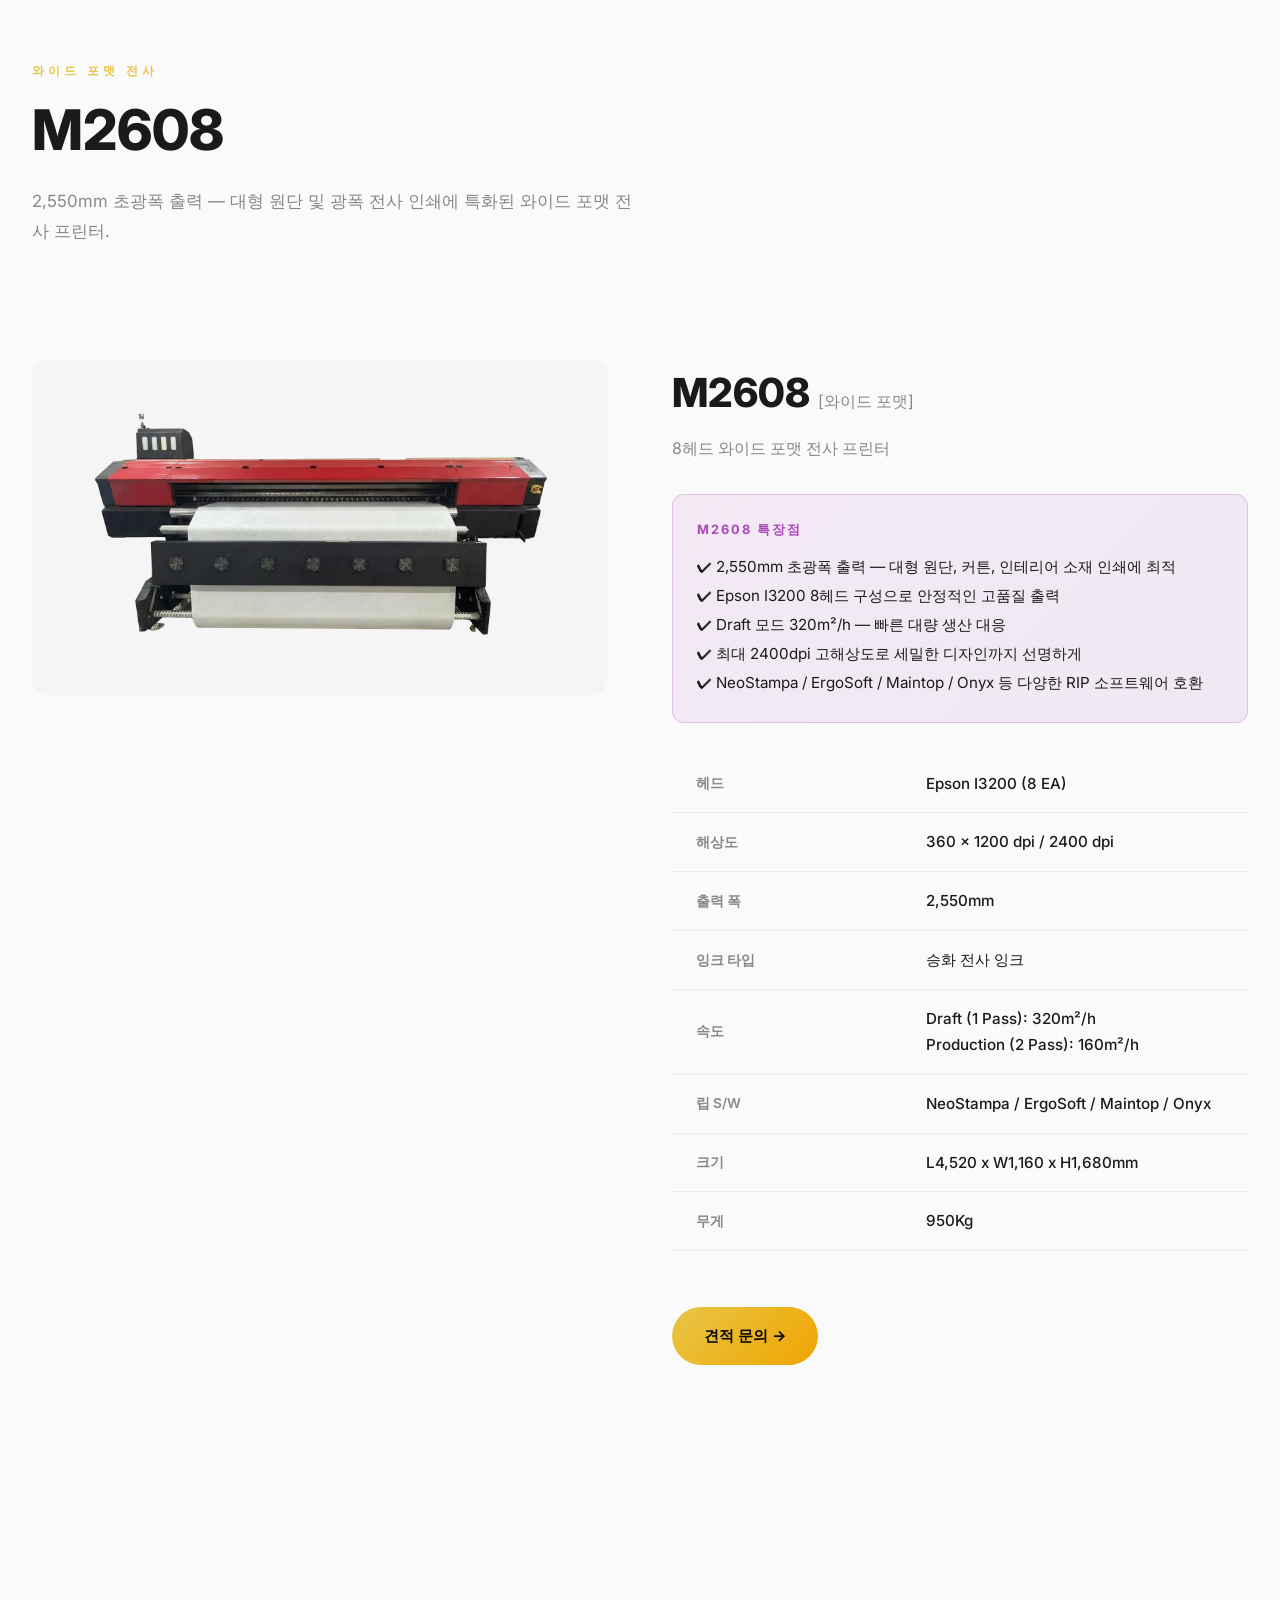
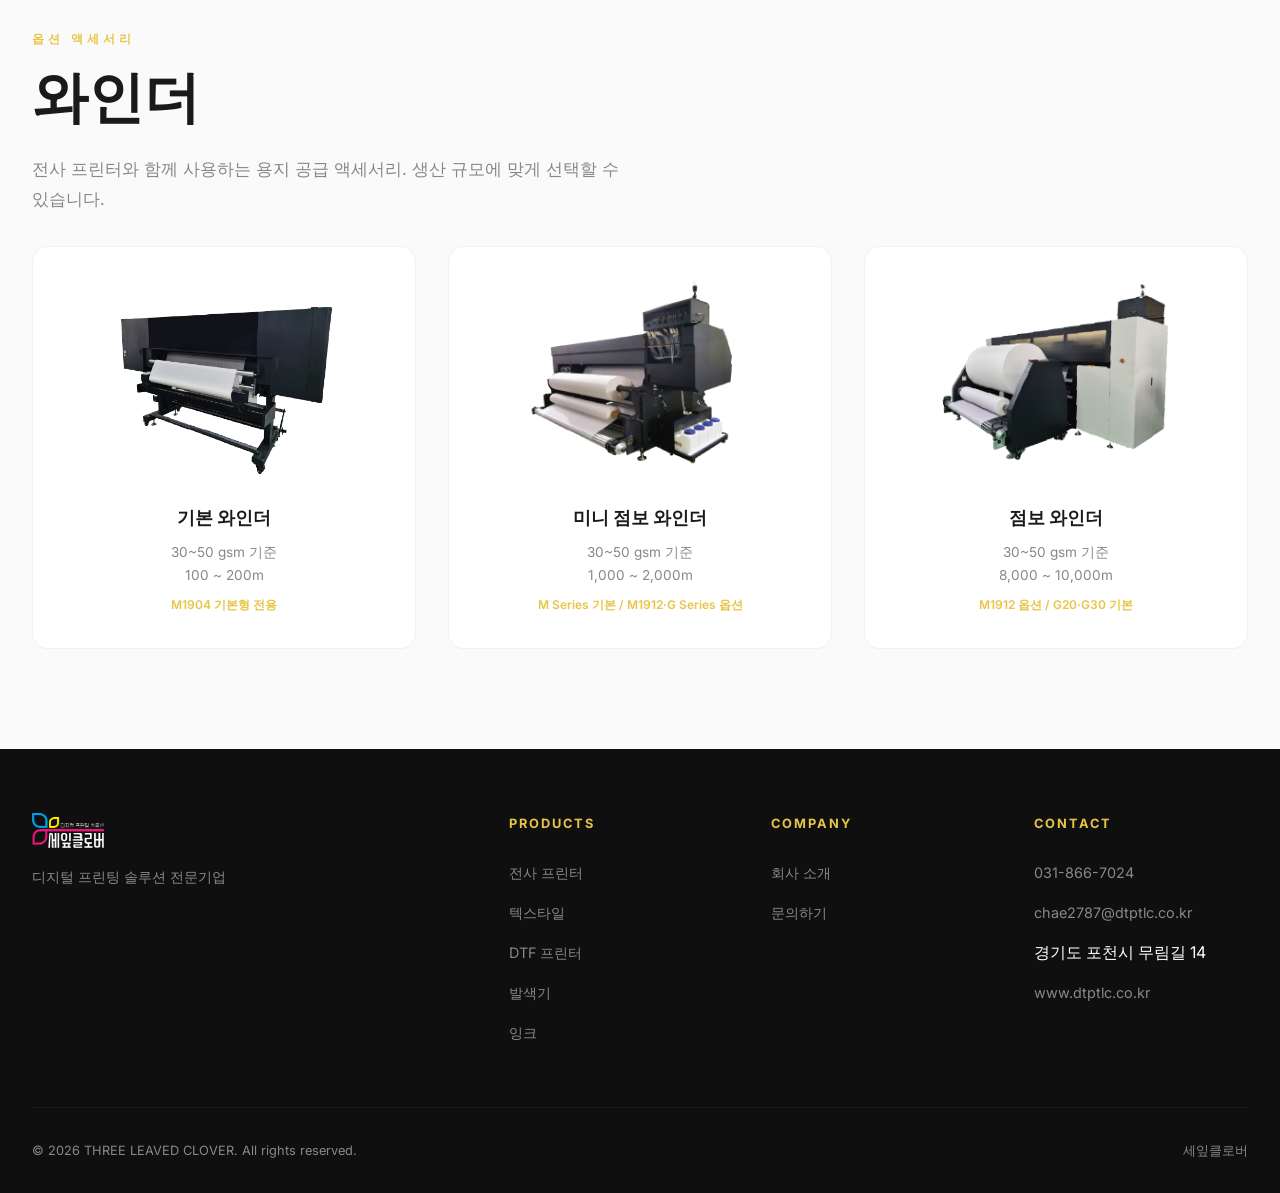
<file: sublimation.html>
<!DOCTYPE html>
<html lang="ko">
<head>
  <meta charset="UTF-8">
  <meta name="viewport" content="width=device-width, initial-scale=1.0">
  <title>전사 프린터 | THREE LEAVED CLOVER</title>
  <link href="https://fonts.googleapis.com/css2?family=Inter:wght@400;500;600;700;800;900&display=swap" rel="stylesheet">
  <link rel="stylesheet" href="css/style.css">
</head>
<body>

  <!-- Navigation -->
  <nav class="navbar">
    <div class="nav-inner">
      <a href="index.html" class="nav-logo"><img src="장비별 사진/logo/logo1.png" alt="TLC"></a>
      <div class="nav-links">
        <a href="index.html">홈</a>
        <a href="sublimation.html" class="active">전사 프린터</a>
        <a href="textile.html">텍스타일</a>
        <a href="dtf.html">DTF 프린터</a>
        <a href="heatpress.html">열전사기</a>
        <a href="ink.html">잉크</a>
        <a href="contact.html" class="nav-cta">문의하기</a>
      </div>
      <div class="lang-switch">
        <a href="sublimation.html" class="lang-active">KR</a>
        <a href="en/sublimation.html">EN</a>
      </div>
      <div class="hamburger"><span></span><span></span><span></span></div>
    </div>
  </nav>

  <!-- Page Hero -->
  <section class="page-hero">
    <div class="container">
      <div class="breadcrumb">
        <a href="index.html">홈</a><span class="sep">/</span><span>전사 프린터</span>
      </div>
      <div class="section-label">전사 프린터</div>
      <h1 class="section-title" style="color:#fff;">전사 프린터<br>M & G Series · Wide Format</h1>
      <p class="section-desc">4헤드부터 30헤드까지, 1,830mm부터 2,550mm 광폭까지 — 모든 규모에 대응하는 전사 프린터 라인업.</p>
    </div>
  </section>

  <!-- M Series -->
  <section class="section">
    <div class="container">
      <div class="fade-up">
        <div class="section-label">엠 시리즈</div>
        <div class="section-title">스탠다드 전사 프린터</div>
        <p class="section-desc">안정적인 성능과 다양한 헤드 구성으로 맞춤형 생산 환경을 제공합니다.</p>
      </div>

      <!-- M1904 / M1906 / M1908 -->
      <div style="margin-top:3rem;" class="fade-up">
        <div class="product-detail">
          <div class="product-image-main">
            <img src="장비별 사진/printers/1908.png" alt="M1904 / M1906 / M1908">
          </div>
          <div class="product-info">
            <h2>M1904 / M1906 / M1908</h2>
            <p class="tagline">4 / 6 / 8 헤드 전사 프린터</p>

            <div style="background: linear-gradient(135deg, rgba(232,197,71,0.08), rgba(240,165,0,0.08)); border:1px solid rgba(232,197,71,0.2); border-radius:12px; padding:1.5rem; margin:1.5rem 0;">
              <h4 style="color:#e8c547; font-size:0.8rem; letter-spacing:2px; margin-bottom:0.8rem;">M SERIES 특장점</h4>
              <p style="font-size:0.95rem; line-height:1.9; color:var(--text-dark);">
                &#10004; 4/6/8헤드 선택으로 생산 규모에 맞는 맞춤 구성<br>
                &#10004; M1906은 6색(CMYK+형광) 지원으로 더 넓은 색재현 영역<br>
                &#10004; M1908은 최대 300m²/h — 동급 대비 2배 생산성<br>
                &#10004; 미니점보 와인더 기본 장착, 장시간 연속 인쇄 가능
              </p>
            </div>

            <table class="spec-table">
              <tr><th>헤드</th><td>M1904: 4 EA / M1906: 6 EA / M1908: 8 EA</td></tr>
              <tr><th>출력 폭</th><td>1,830mm</td></tr>
              <tr><th>용지 규격</th><td>기본형: 30~50gsm 기준 200~300m (옵션 - 1904전용)<br>미니점보: 30~50gsm 기준 1,000~2,000m (기본)</td></tr>
              <tr><th>색상</th><td>M1904: 4색 (CMYK) *1L 외장 잉크탱크<br>M1906: 6색 (CMYK FP FY)<br>M1908: 4색 (CMYK) *1L 외장 잉크탱크</td></tr>
              <tr><th>속도</th><td>M1904/M1906: MAX 150m²/h, QUALITY 75m²/h<br>M1908: MAX 300m²/h, QUALITY 150m²/h</td></tr>
              <tr><th>립 S/W</th><td>ERGO SOFT (옵션)</td></tr>
              <tr><th>크기</th><td>기본형: W3,490 x L1,900 x H2,280mm<br>미니점보 적용시: W3,490 x L3,050 x H2,280mm</td></tr>
              <tr><th>무게</th><td>M1904: 920Kg / M1906: 930Kg / M1908: 940Kg</td></tr>
            </table>
            <a href="contact.html" class="btn-primary" style="margin-top:1.5rem;">견적 문의 &rarr;</a>
          </div>
        </div>
      </div>

      <!-- M1912 -->
      <div style="margin-top:5rem; border-top: 1px solid rgba(0,0,0,0.06); padding-top: 4rem;" class="fade-up">
        <div class="product-detail">
          <div class="product-image-main">
            <img src="장비별 사진/printers/1912.png" alt="M1912">
          </div>
          <div class="product-info">
            <h2>M1912</h2>
            <p class="tagline">12헤드 고속 전사 프린터</p>

            <div style="background: linear-gradient(135deg, rgba(232,197,71,0.08), rgba(240,165,0,0.08)); border:1px solid rgba(232,197,71,0.2); border-radius:12px; padding:1.5rem; margin:1.5rem 0;">
              <h4 style="color:#e8c547; font-size:0.8rem; letter-spacing:2px; margin-bottom:0.8rem;">M1912 특장점</h4>
              <p style="font-size:0.95rem; line-height:1.9; color:var(--text-dark);">
                &#10004; 12헤드 구성으로 MAX 450m²/h 고속 인쇄<br>
                &#10004; 미니점보/점보 와인더 호환 — 최대 10,000m 연속 출력<br>
                &#10004; 17L 대용량 외장 잉크탱크 옵션으로 잉크 교체 주기 최소화<br>
                &#10004; M시리즈 최상위 모델, 중대형 생산 현장에 최적
              </p>
            </div>

            <table class="spec-table">
              <tr><th>헤드</th><td>12 EA</td></tr>
              <tr><th>출력 폭</th><td>1,830mm</td></tr>
              <tr><th>용지 규격</th><td>미니점보: 30~50gsm 기준 1,000~2,000m (기본)<br>점보: 30~50gsm 기준 8,000~10,000m (옵션)</td></tr>
              <tr><th>색상</th><td>4색 (CMYK) *17L 외장 잉크탱크 (옵션)</td></tr>
              <tr><th>속도</th><td>MAX 450m²/h / QUALITY 225m²/h</td></tr>
              <tr><th>립 S/W</th><td>ERGO SOFT (옵션)</td></tr>
              <tr><th>크기</th><td>미니점보: W3,500 x L3,050 x H2,280mm<br>점보: W3,500 x L3,050 x H2,280mm</td></tr>
              <tr><th>무게</th><td>1,030Kg</td></tr>
            </table>
            <a href="contact.html" class="btn-primary" style="margin-top:1.5rem;">견적 문의 &rarr;</a>
          </div>
        </div>
      </div>
    </div>
  </section>

  <!-- G Series -->
  <section class="section dark-section" id="g-series">
    <div class="container">
      <div class="fade-up">
        <div class="section-label">지 시리즈</div>
        <div class="section-title" style="color:#fff;">고생산성 라인업</div>
        <p class="section-desc">20~30헤드 구성으로 업계 최고 수준의 생산성을 실현합니다.</p>
      </div>

      <!-- G20 -->
      <div style="margin-top:3rem;" class="fade-up">
        <div class="product-detail">
          <div class="product-image-main" style="background: rgba(255,255,255,0.03); border: 1px solid rgba(255,255,255,0.08);">
            <img src="장비별 사진/printers/G20.png" alt="G20">
          </div>
          <div class="product-info">
            <h2 style="color:#fff;">G20</h2>
            <p class="tagline" style="color:rgba(255,255,255,0.5);">20헤드 생산형 전사 프린터</p>

            <div style="background: linear-gradient(135deg, rgba(0,180,216,0.1), rgba(0,119,182,0.1)); border:1px solid rgba(0,180,216,0.25); border-radius:12px; padding:1.5rem; margin:1.5rem 0;">
              <h4 style="color:#00b4d8; font-size:0.8rem; letter-spacing:2px; margin-bottom:0.8rem;">G20 특장점</h4>
              <p style="font-size:0.95rem; line-height:1.9; color:rgba(255,255,255,0.85);">
                &#10004; 20헤드 대형 캐리지로 MAX 740m²/h 산업급 속도<br>
                &#10004; 점보 와인더 기본 — 8,000~10,000m 논스톱 생산<br>
                &#10004; 25L 대용량 잉크탱크 옵션으로 장시간 무정지 운영<br>
                &#10004; 대형 생산 라인의 메인 장비로 최적화
              </p>
            </div>

            <table class="spec-table" style="color:#fff;">
              <tr><th style="background:rgba(255,255,255,0.05); color:var(--text-muted);">헤드</th><td>20 EA</td></tr>
              <tr><th style="background:rgba(255,255,255,0.05); color:var(--text-muted);">출력 폭</th><td>1,830mm</td></tr>
              <tr><th style="background:rgba(255,255,255,0.05); color:var(--text-muted);">용지 규격</th><td>점보: 30~50gsm 기준 8,000~10,000m (기본)</td></tr>
              <tr><th style="background:rgba(255,255,255,0.05); color:var(--text-muted);">색상</th><td>4색 (CMYK) *25L 외장 잉크탱크 (옵션)</td></tr>
              <tr><th style="background:rgba(255,255,255,0.05); color:var(--text-muted);">속도</th><td>MAX 740m²/h / QUALITY 370m²/h</td></tr>
              <tr><th style="background:rgba(255,255,255,0.05); color:var(--text-muted);">립 S/W</th><td>ERGO SOFT (옵션)</td></tr>
              <tr><th style="background:rgba(255,255,255,0.05); color:var(--text-muted);">크기</th><td>W4,550 x L3,550 x H2,250mm</td></tr>
              <tr><th style="background:rgba(255,255,255,0.05); color:var(--text-muted);">무게</th><td>1,400Kg</td></tr>
            </table>
            <a href="contact.html" class="btn-primary" style="margin-top:1.5rem;">견적 문의 &rarr;</a>
          </div>
        </div>
      </div>

      <!-- G30 -->
      <div style="margin-top:5rem; border-top: 1px solid rgba(255,255,255,0.05); padding-top: 4rem;" class="fade-up">
        <div class="product-detail">
          <div class="product-image-main" style="background: rgba(255,255,255,0.03); border: 1px solid rgba(255,255,255,0.08);">
            <img src="장비별 사진/printers/G30.png" alt="G30">
          </div>
          <div class="product-info">
            <h2 style="color:#fff;">G30</h2>
            <p class="tagline" style="color:rgba(255,255,255,0.5);">30헤드 최상위 생산형 프린터</p>

            <div style="background: linear-gradient(135deg, rgba(0,180,216,0.1), rgba(0,119,182,0.1)); border:1px solid rgba(0,180,216,0.25); border-radius:12px; padding:1.5rem; margin:1.5rem 0;">
              <h4 style="color:#00b4d8; font-size:0.8rem; letter-spacing:2px; margin-bottom:0.8rem;">G30 특장점</h4>
              <p style="font-size:0.95rem; line-height:1.9; color:rgba(255,255,255,0.85);">
                &#10004; 30헤드 — 업계 최고 MAX 1,050m²/h, QUALITY 530m²/h<br>
                &#10004; 시간당 1,000m² 이상, 24시간 풀가동 대량 생산 체제<br>
                &#10004; 25L 외장 잉크탱크로 잉크 보충 없이 장시간 연속 운영<br>
                &#10004; 최대 규모 생산 시설의 핵심 장비
              </p>
            </div>

            <table class="spec-table" style="color:#fff;">
              <tr><th style="background:rgba(255,255,255,0.05); color:var(--text-muted);">헤드</th><td>30 EA</td></tr>
              <tr><th style="background:rgba(255,255,255,0.05); color:var(--text-muted);">출력 폭</th><td>1,830mm</td></tr>
              <tr><th style="background:rgba(255,255,255,0.05); color:var(--text-muted);">용지 규격</th><td>점보: 30~50gsm 기준 8,000~10,000m (기본)</td></tr>
              <tr><th style="background:rgba(255,255,255,0.05); color:var(--text-muted);">색상</th><td>4색 (CMYK) *25L 외장 잉크탱크 (옵션)</td></tr>
              <tr><th style="background:rgba(255,255,255,0.05); color:var(--text-muted);">속도</th><td>MAX 1,050m²/h / QUALITY 530m²/h</td></tr>
              <tr><th style="background:rgba(255,255,255,0.05); color:var(--text-muted);">립 S/W</th><td>ERGO SOFT (옵션)</td></tr>
              <tr><th style="background:rgba(255,255,255,0.05); color:var(--text-muted);">크기</th><td>W4,550 x L3,550 x H2,250mm</td></tr>
              <tr><th style="background:rgba(255,255,255,0.05); color:var(--text-muted);">무게</th><td>1,450Kg</td></tr>
            </table>
            <a href="contact.html" class="btn-primary" style="margin-top:1.5rem;">견적 문의 &rarr;</a>
          </div>
        </div>
      </div>
    </div>
  </section>

  <!-- Wide Format Sublimation - M2608 -->
  <section class="section" id="wide-format">
    <div class="container">
      <div class="fade-up">
        <div class="section-label">와이드 포맷 전사</div>
        <div class="section-title">M2608</div>
        <p class="section-desc">2,550mm 초광폭 출력 — 대형 원단 및 광폭 전사 인쇄에 특화된 와이드 포맷 전사 프린터.</p>
      </div>

      <div style="margin-top:3rem;" class="fade-up">
        <div class="product-detail">
          <div class="product-image-main">
            <img src="장비별 사진/printers/M2608.png" alt="M2608">
          </div>
          <div class="product-info">
            <h2>M2608 <span style="font-size:1rem; color:var(--text-muted); font-weight:400;">[와이드 포맷]</span></h2>
            <p class="tagline">8헤드 와이드 포맷 전사 프린터</p>

            <div style="background: linear-gradient(135deg, rgba(156,39,176,0.08), rgba(123,31,162,0.08)); border:1px solid rgba(156,39,176,0.2); border-radius:12px; padding:1.5rem; margin:1.5rem 0;">
              <h4 style="color:#ab47bc; font-size:0.8rem; letter-spacing:2px; margin-bottom:0.8rem;">M2608 특장점</h4>
              <p style="font-size:0.95rem; line-height:1.9; color:var(--text-dark);">
                &#10004; 2,550mm 초광폭 출력 — 대형 원단, 커튼, 인테리어 소재 인쇄에 최적<br>
                &#10004; Epson I3200 8헤드 구성으로 안정적인 고품질 출력<br>
                &#10004; Draft 모드 320m²/h — 빠른 대량 생산 대응<br>
                &#10004; 최대 2400dpi 고해상도로 세밀한 디자인까지 선명하게<br>
                &#10004; NeoStampa / ErgoSoft / Maintop / Onyx 등 다양한 RIP 소프트웨어 호환
              </p>
            </div>

            <table class="spec-table">
              <tr><th>헤드</th><td>Epson I3200 (8 EA)</td></tr>
              <tr><th>해상도</th><td>360 x 1200 dpi / 2400 dpi</td></tr>
              <tr><th>출력 폭</th><td>2,550mm</td></tr>
              <tr><th>잉크 타입</th><td>승화 전사 잉크</td></tr>
              <tr><th>속도</th><td>Draft (1 Pass): 320m²/h<br>Production (2 Pass): 160m²/h</td></tr>
              <tr><th>립 S/W</th><td>NeoStampa / ErgoSoft / Maintop / Onyx</td></tr>
              <tr><th>크기</th><td>L4,520 x W1,160 x H1,680mm</td></tr>
              <tr><th>무게</th><td>950Kg</td></tr>
            </table>
            <a href="contact.html" class="btn-primary" style="margin-top:1.5rem;">견적 문의 &rarr;</a>
          </div>
        </div>
      </div>
    </div>
  </section>

  <!-- Accessories / Winders -->
  <section class="section" id="accessories">
    <div class="container">
      <div class="fade-up">
        <div class="section-label">옵션 액세서리</div>
        <div class="section-title">와인더</div>
        <p class="section-desc">전사 프린터와 함께 사용하는 용지 공급 액세서리. 생산 규모에 맞게 선택할 수 있습니다.</p>
      </div>

      <div class="accessory-grid fade-up" style="margin-top:2rem;">
        <div class="accessory-card" style="background:#fff; border:1px solid rgba(0,0,0,0.06);">
          <img src="장비별 사진/accessories/Standard winder.png" alt="기본 와인더">
          <h4 style="color:var(--text-dark);">기본 와인더</h4>
          <p style="color:var(--text-muted);">30~50 gsm 기준<br>100 ~ 200m</p>
          <p style="font-size:0.75rem; color:var(--accent); margin-top:0.5rem; font-weight:600;">M1904 기본형 전용</p>
        </div>
        <div class="accessory-card" style="background:#fff; border:1px solid rgba(0,0,0,0.06);">
          <img src="장비별 사진/accessories/Mini jumbo winder.png" alt="미니 점보 와인더">
          <h4 style="color:var(--text-dark);">미니 점보 와인더</h4>
          <p style="color:var(--text-muted);">30~50 gsm 기준<br>1,000 ~ 2,000m</p>
          <p style="font-size:0.75rem; color:var(--accent); margin-top:0.5rem; font-weight:600;">M Series 기본 / M1912·G Series 옵션</p>
        </div>
        <div class="accessory-card" style="background:#fff; border:1px solid rgba(0,0,0,0.06);">
          <img src="장비별 사진/accessories/Jumbo winder.png" alt="점보 와인더">
          <h4 style="color:var(--text-dark);">점보 와인더</h4>
          <p style="color:var(--text-muted);">30~50 gsm 기준<br>8,000 ~ 10,000m</p>
          <p style="font-size:0.75rem; color:var(--accent); margin-top:0.5rem; font-weight:600;">M1912 옵션 / G20·G30 기본</p>
        </div>
      </div>
    </div>
  </section>

  <!-- Footer -->
  <footer class="footer">
    <div class="container">
      <div class="footer-grid">
        <div class="footer-brand">
          <img src="장비별 사진/logo/logo1.png" alt="TLC">
          <p>디지털 프린팅 솔루션 전문기업</p>
        </div>
        <div>
          <h4>Products</h4>
          <ul>
            <li><a href="sublimation.html">전사 프린터</a></li>
            <li><a href="textile.html">텍스타일</a></li>
            <li><a href="dtf.html">DTF 프린터</a></li>
            <li><a href="heatpress.html">발색기</a></li>
            <li><a href="ink.html">잉크</a></li>
          </ul>
        </div>
        <div>
          <h4>Company</h4>
          <ul>
            <li><a href="index.html">회사 소개</a></li>
            <li><a href="contact.html">문의하기</a></li>
          </ul>
        </div>
        <div>
          <h4>Contact</h4>
          <ul>
            <li><a href="tel:031-866-7024">031-866-7024</a></li>
            <li><a href="mailto:chae2787@dtptlc.co.kr">chae2787@dtptlc.co.kr</a></li>
            <li>경기도 포천시 무림길 14</li>
            <li><a href="https://www.dtptlc.co.kr" target="_blank">www.dtptlc.co.kr</a></li>
          </ul>
        </div>
      </div>
      <div class="footer-bottom">
        <span>&copy; 2026 THREE LEAVED CLOVER. All rights reserved.</span>
        <span>세잎클로버</span>
      </div>
    </div>
  </footer>
  <script src="js/main.js"></script>
</body>
</html>
</file>
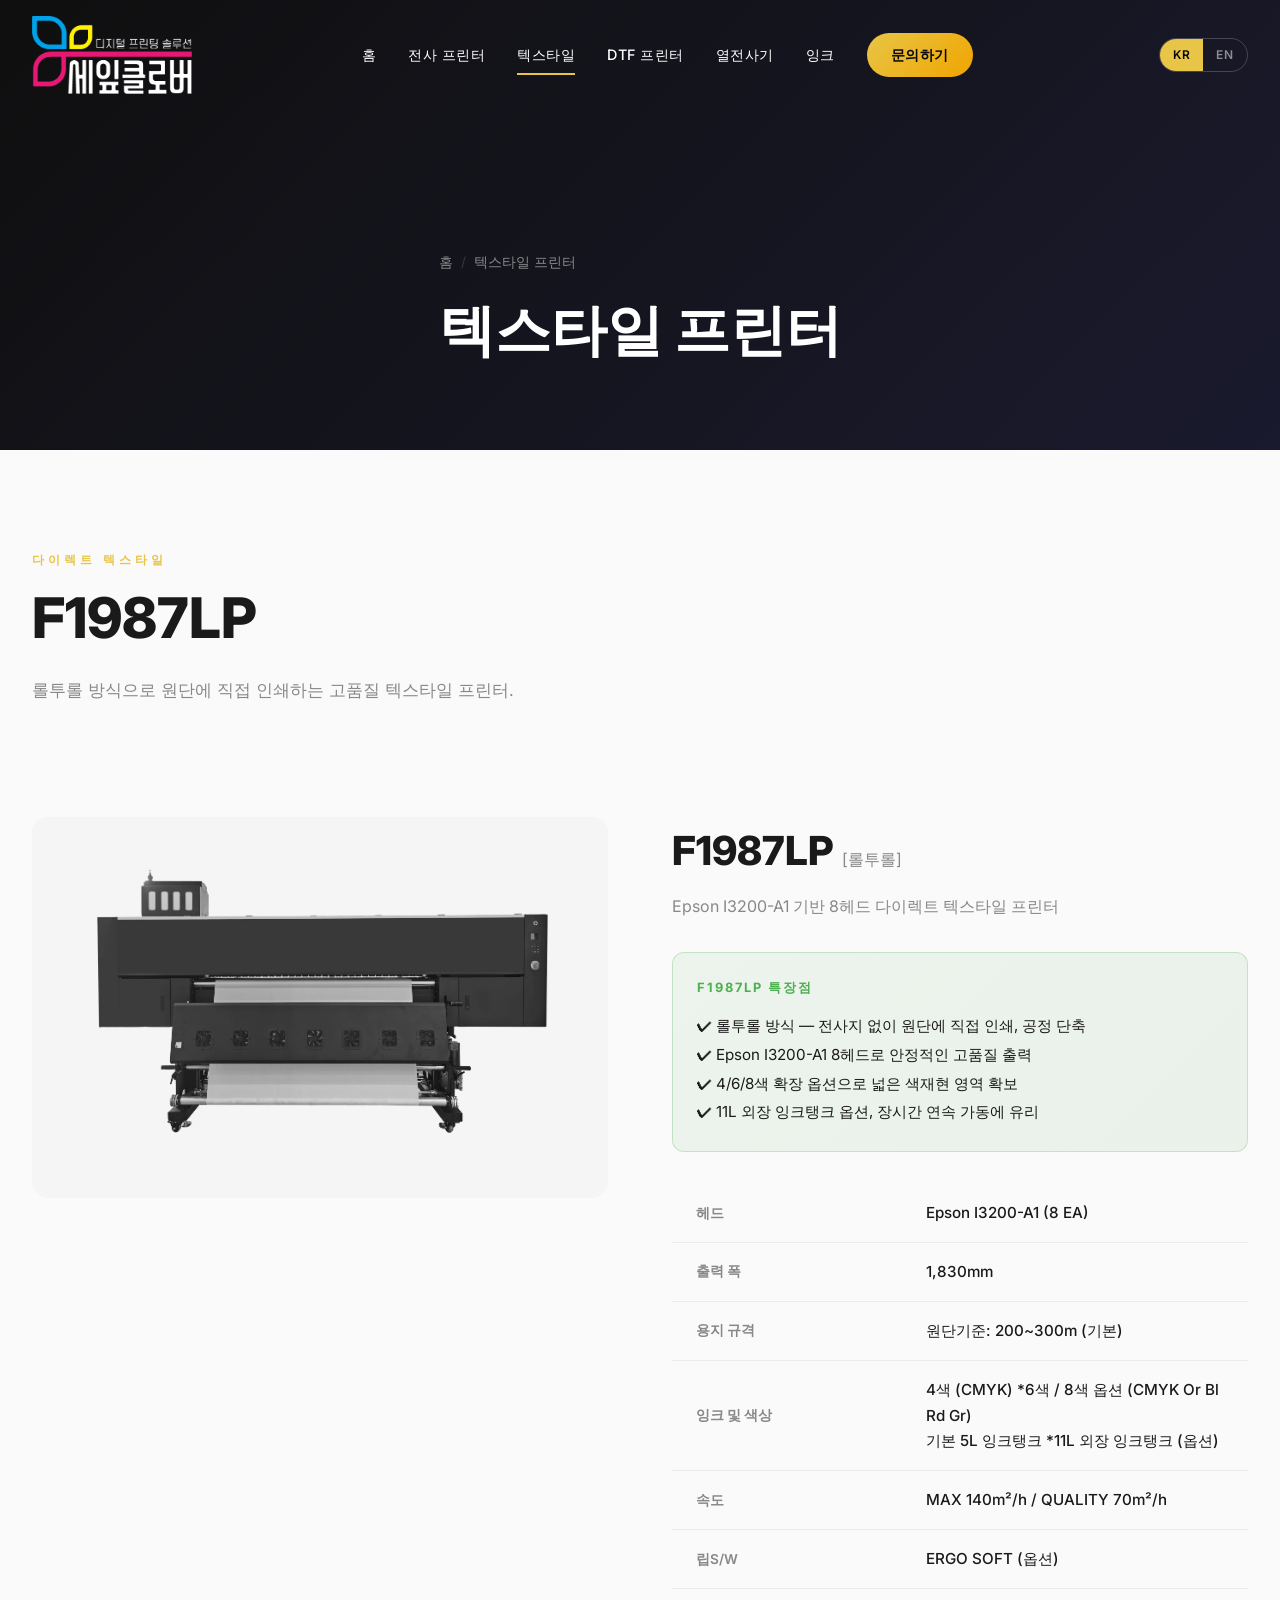
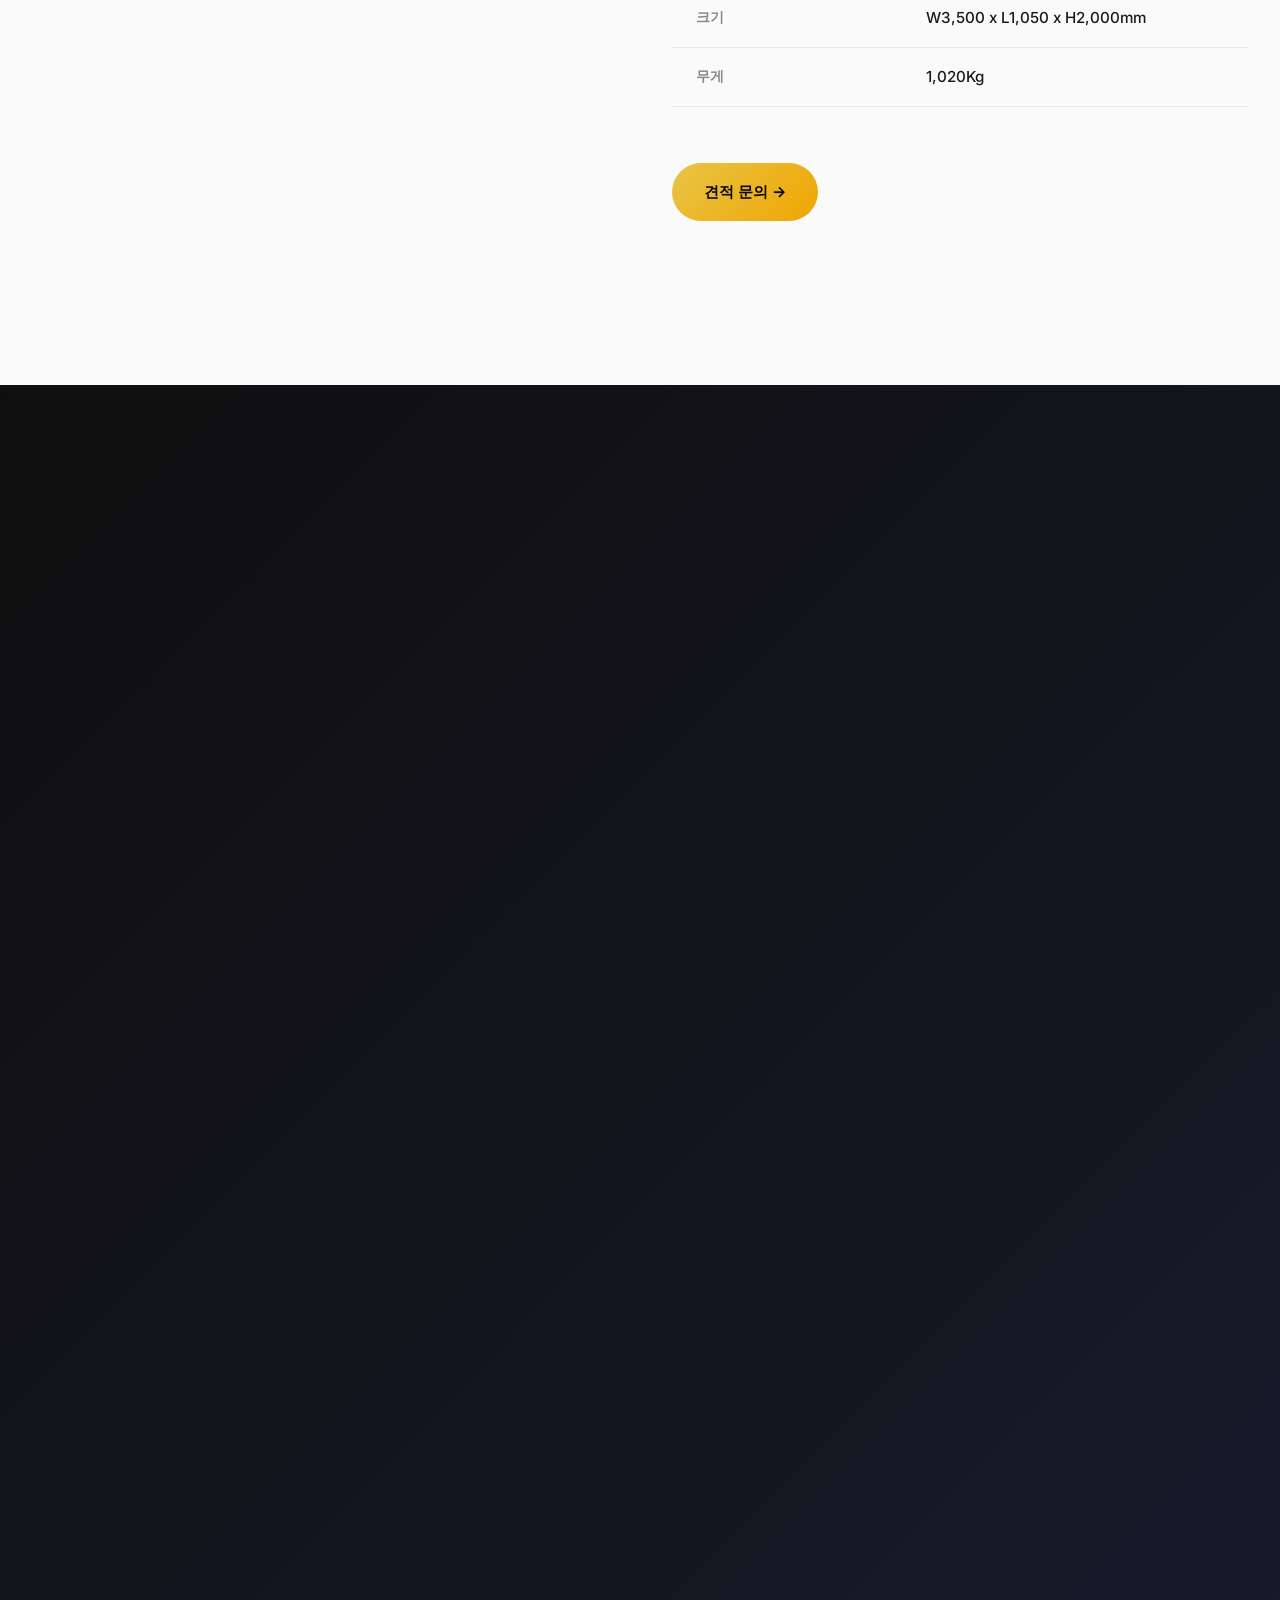
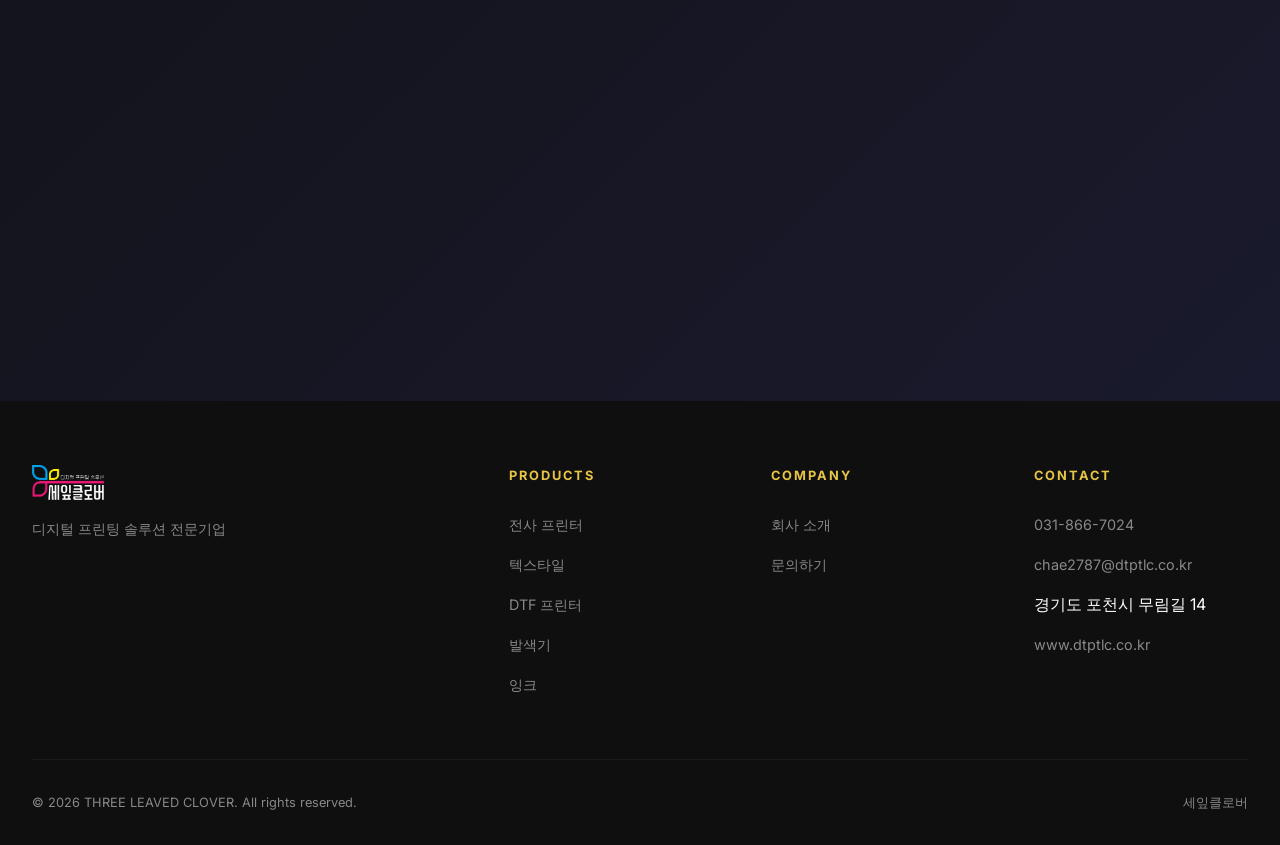
<file: textile.html>
<!DOCTYPE html>
<html lang="ko">
<head>
  <meta charset="UTF-8">
  <meta name="viewport" content="width=device-width, initial-scale=1.0">
  <title>텍스타일 프린터 | THREE LEAVED CLOVER</title>
  <link href="https://fonts.googleapis.com/css2?family=Inter:wght@400;500;600;700;800;900&display=swap" rel="stylesheet">
  <link rel="stylesheet" href="css/style.css">
</head>
<body>

  <!-- Navigation -->
  <nav class="navbar">
    <div class="nav-inner">
      <a href="index.html" class="nav-logo"><img src="장비별 사진/logo/logo1.png" alt="TLC"></a>
      <div class="nav-links">
        <a href="index.html">홈</a>
        <a href="sublimation.html">전사 프린터</a>
        <a href="textile.html" class="active">텍스타일</a>
        <a href="dtf.html">DTF 프린터</a>
        <a href="heatpress.html">열전사기</a>
        <a href="ink.html">잉크</a>
        <a href="contact.html" class="nav-cta">문의하기</a>
      </div>
      <div class="lang-switch">
        <a href="textile.html" class="lang-active">KR</a>
        <a href="en/textile.html">EN</a>
      </div>
      <div class="hamburger"><span></span><span></span><span></span></div>
    </div>
  </nav>

  <!-- Page Hero -->
  <section class="page-hero">
    <div class="container">
      <div class="breadcrumb">
        <a href="index.html">홈</a><span class="sep">/</span><span>텍스타일 프린터</span>
      </div>
      <h1 class="section-title" style="color:#fff;">텍스타일 프린터</h1>
    </div>
  </section>

  <!-- F1987LP -->
  <section class="section">
    <div class="container">
      <div class="fade-up">
        <div class="section-label">다이렉트 텍스타일</div>
        <div class="section-title">F1987LP</div>
        <p class="section-desc">롤투롤 방식으로 원단에 직접 인쇄하는 고품질 텍스타일 프린터.</p>
      </div>

      <div style="margin-top:3rem;" class="fade-up">
        <div class="product-detail">
          <div class="product-image-main">
            <img src="장비별 사진/printers/F1987.png" alt="F1987LP">
          </div>
          <div class="product-info">
            <h2>F1987LP <span style="font-size:1rem; color:var(--text-muted); font-weight:400;">[롤투롤]</span></h2>
            <p class="tagline">Epson I3200-A1 기반 8헤드 다이렉트 텍스타일 프린터</p>

            <div style="background: linear-gradient(135deg, rgba(76,175,80,0.08), rgba(56,142,60,0.08)); border:1px solid rgba(76,175,80,0.25); border-radius:12px; padding:1.5rem; margin:1.5rem 0;">
              <h4 style="color:#4caf50; font-size:0.8rem; letter-spacing:2px; margin-bottom:0.8rem;">F1987LP 특장점</h4>
              <p style="font-size:0.95rem; line-height:1.9; color:var(--text-dark);">
                &#10004; 롤투롤 방식 — 전사지 없이 원단에 직접 인쇄, 공정 단축<br>
                &#10004; Epson I3200-A1 8헤드로 안정적인 고품질 출력<br>
                &#10004; 4/6/8색 확장 옵션으로 넓은 색재현 영역 확보<br>
                &#10004; 11L 외장 잉크탱크 옵션, 장시간 연속 가동에 유리
              </p>
            </div>

            <table class="spec-table">
              <tr><th>헤드</th><td>Epson I3200-A1 (8 EA)</td></tr>
              <tr><th>출력 폭</th><td>1,830mm</td></tr>
              <tr><th>용지 규격</th><td>원단기준: 200~300m (기본)</td></tr>
              <tr><th>잉크 및 색상</th><td>4색 (CMYK) *6색 / 8색 옵션 (CMYK Or Bl Rd Gr)<br>기본 5L 잉크탱크 *11L 외장 잉크탱크 (옵션)</td></tr>
              <tr><th>속도</th><td>MAX 140m²/h / QUALITY 70m²/h</td></tr>
              <tr><th>립S/W</th><td>ERGO SOFT (옵션)</td></tr>
              <tr><th>크기</th><td>W3,500 x L1,050 x H2,000mm</td></tr>
              <tr><th>무게</th><td>1,020Kg</td></tr>
            </table>
            <a href="contact.html" class="btn-primary" style="margin-top:1.5rem;">견적 문의 &rarr;</a>
          </div>
        </div>
      </div>
    </div>
  </section>

  <!-- K Series Belt Type -->
  <section class="section dark-section" id="belt">
    <div class="container">
      <div class="fade-up">
        <div class="section-label">벨트형</div>
        <div class="section-title" style="color:#fff;">K16 / K24 / K32</div>
        <p class="section-desc">Kyocera EX600 프린트헤드 기반 벨트형 프린터. 다양한 원단에 직접 인쇄 가능하며, 헤드 수에 따라 확장 가능합니다.</p>
      </div>

      <div style="margin-top:3rem;" class="fade-up">
        <div class="product-detail">
          <div class="product-image-main" style="background: rgba(255,255,255,0.03); border: 1px solid rgba(255,255,255,0.08);">
            <img src="장비별 사진/printers/K32.png" alt="K Series Belt Type">
          </div>
          <div class="product-info">
            <h2 style="color:#fff;">K16 / K24 / K32 <span style="font-size:1rem; color:rgba(255,255,255,0.4); font-weight:400;">[벨트형]</span></h2>
            <p class="tagline" style="color:rgba(255,255,255,0.5);">Kyocera EX600 벨트 프린터 — 16 / 24 / 32 헤드</p>

            <div style="background: linear-gradient(135deg, rgba(255,152,0,0.1), rgba(245,124,0,0.1)); border:1px solid rgba(255,152,0,0.25); border-radius:12px; padding:1.5rem; margin:1.5rem 0;">
              <h4 style="color:#ff9800; font-size:0.8rem; letter-spacing:2px; margin-bottom:0.8rem;">K SERIES 특장점</h4>
              <p style="font-size:0.95rem; line-height:1.9; color:rgba(255,255,255,0.85);">
                &#10004; 벨트 컨베이어 방식 — 신축성 원단, 니트 등 다양한 소재 대응<br>
                &#10004; Kyocera EX600 산업용 헤드로 뛰어난 내구성과 안정성<br>
                &#10004; 8색 (CMYK+Or Bl Rd Gr) 기본 지원, 풍부한 색감 표현<br>
                &#10004; K32 기준 1 Pass 1,050m²/h — 초고속 싱글패스 인쇄
              </p>
            </div>

            <table class="spec-table" style="color:#fff;">
              <tr><th style="background:rgba(255,255,255,0.05); color:var(--text-muted);">헤드</th><td>Kyocera EX600 (16 / 24 / 32 EA)</td></tr>
              <tr><th style="background:rgba(255,255,255,0.05); color:var(--text-muted);">출력 폭</th><td>1,850mm</td></tr>
              <tr><th style="background:rgba(255,255,255,0.05); color:var(--text-muted);">원단 규격</th><td>옵션사양 별도 확인</td></tr>
              <tr><th style="background:rgba(255,255,255,0.05); color:var(--text-muted);">잉크 및 색상</th><td>8색 (CMYK Or Bl Rd Gr)<br>기본 25L 잉크탱크</td></tr>
              <tr><th style="background:rgba(255,255,255,0.05); color:var(--text-muted);">속도</th><td>
                <strong>K16:</strong> 1 Pass 530m²/h / 2 Pass 260m²/h<br>
                <strong>K24:</strong> 1 Pass 790m²/h / 2 Pass 390m²/h<br>
                <strong>K32:</strong> 1 Pass 1,050m²/h / 2 Pass 520m²/h
              </td></tr>
              <tr><th style="background:rgba(255,255,255,0.05); color:var(--text-muted);">립S/W</th><td>NeoStampa / ERGO SOFT</td></tr>
              <tr><th style="background:rgba(255,255,255,0.05); color:var(--text-muted);">크기</th><td>W2,100 x L5,500 x H1,900mm<br>* 건조기 및 와인더 세트 별도</td></tr>
              <tr><th style="background:rgba(255,255,255,0.05); color:var(--text-muted);">무게</th><td>3,500Kg</td></tr>
            </table>
            <a href="contact.html" class="btn-primary" style="margin-top:1.5rem;">견적 문의 &rarr;</a>
          </div>
        </div>
      </div>
    </div>
  </section>

  <!-- Footer -->
  <footer class="footer">
    <div class="container">
      <div class="footer-grid">
        <div class="footer-brand">
          <img src="장비별 사진/logo/logo1.png" alt="TLC">
          <p>디지털 프린팅 솔루션 전문기업</p>
        </div>
        <div><h4>Products</h4><ul><li><a href="sublimation.html">전사 프린터</a></li><li><a href="textile.html">텍스타일</a></li><li><a href="dtf.html">DTF 프린터</a></li><li><a href="heatpress.html">발색기</a></li><li><a href="ink.html">잉크</a></li></ul></div>
        <div><h4>Company</h4><ul><li><a href="index.html">회사 소개</a></li><li><a href="contact.html">문의하기</a></li></ul></div>
        <div><h4>Contact</h4><ul><li><a href="tel:031-866-7024">031-866-7024</a></li><li><a href="mailto:chae2787@dtptlc.co.kr">chae2787@dtptlc.co.kr</a></li><li>경기도 포천시 무림길 14</li><li><a href="https://www.dtptlc.co.kr" target="_blank">www.dtptlc.co.kr</a></li></ul></div>
      </div>
      <div class="footer-bottom">
        <span>&copy; 2026 THREE LEAVED CLOVER. All rights reserved.</span>
        <span>세잎클로버</span>
      </div>
    </div>
  </footer>
  <script src="js/main.js"></script>
</body>
</html>
</file>
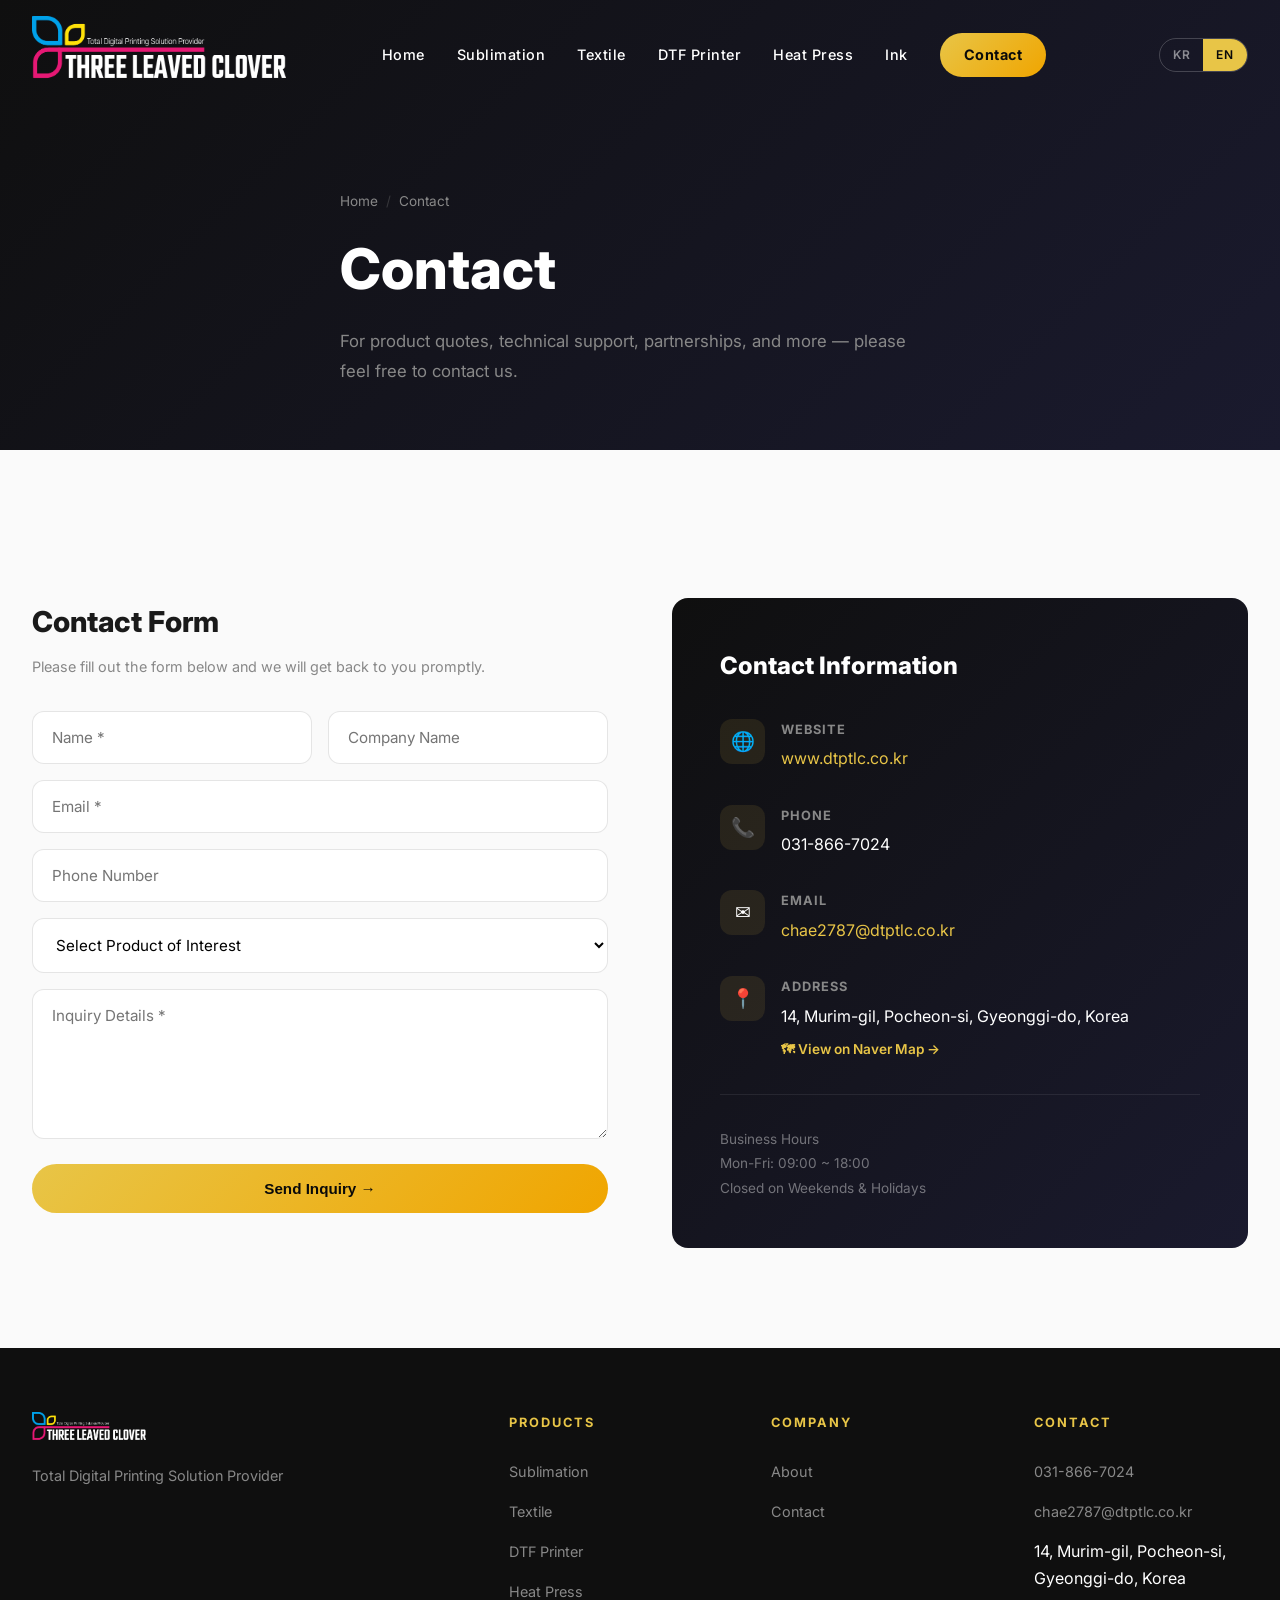
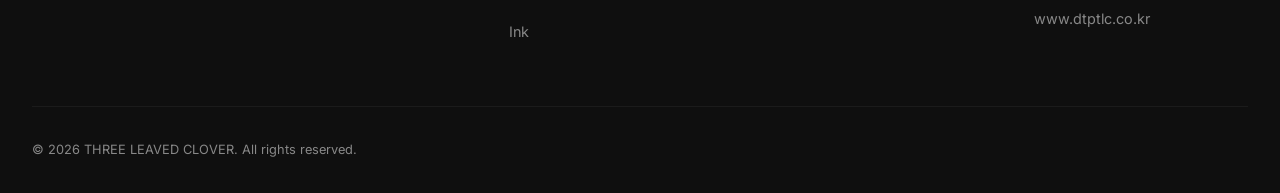
<file: en/contact.html>
<!DOCTYPE html>
<html lang="en">
<head>
  <meta charset="UTF-8">
  <meta name="viewport" content="width=device-width, initial-scale=1.0">
  <title>Contact | THREE LEAVED CLOVER</title>
  <link href="https://fonts.googleapis.com/css2?family=Inter:wght@400;500;600;700;800;900&display=swap" rel="stylesheet">
  <link rel="stylesheet" href="../css/style.css">
</head>
<body>

  <!-- Navigation -->
  <nav class="navbar">
    <div class="nav-inner">
      <a href="index.html" class="nav-logo"><img src="../장비별 사진/logo/logo eng.png" alt="TLC"></a>
      <div class="nav-links">
        <a href="index.html">Home</a>
        <a href="sublimation.html">Sublimation</a>
        <a href="textile.html">Textile</a>
        <a href="dtf.html">DTF Printer</a>
        <a href="heatpress.html">Heat Press</a>
        <a href="ink.html">Ink</a>
        <a href="contact.html" class="nav-cta active">Contact</a>
      </div>
      <div class="lang-switch">
        <a href="../contact.html">KR</a>
        <a href="contact.html" class="lang-active">EN</a>
      </div>
      <div class="hamburger"><span></span><span></span><span></span></div>
    </div>
  </nav>

  <!-- Page Hero -->
  <section class="page-hero">
    <div class="container">
      <div class="breadcrumb">
        <a href="index.html">Home</a><span class="sep">/</span><span>Contact</span>
      </div>
      <h1 class="section-title" style="color:#fff;">Contact</h1>
      <p class="section-desc">For product quotes, technical support, partnerships, and more — please feel free to contact us.</p>
    </div>
  </section>

  <!-- Contact Section -->
  <section class="section">
    <div class="container">
      <div class="contact-grid fade-up">

        <!-- Form -->
        <div class="contact-form">
          <h2 style="font-size:1.8rem; font-weight:800; margin-bottom:0.5rem;">Contact Form</h2>
          <p style="color:var(--text-muted); margin-bottom:2rem; font-size:0.9rem;">Please fill out the form below and we will get back to you promptly.</p>

          <form id="contactForm" onsubmit="handleSubmit(event)">
            <div style="display:grid; grid-template-columns:1fr 1fr; gap:1rem;">
              <input type="text" placeholder="Name *" required>
              <input type="text" placeholder="Company Name">
            </div>
            <input type="email" placeholder="Email *" required>
            <input type="tel" placeholder="Phone Number">
            <select>
              <option value="" disabled selected>Select Product of Interest</option>
              <option>Sublimation M Series (M1904/M1906/M1908)</option>
              <option>Sublimation M1912</option>
              <option>Wide Format M2608</option>
              <option>High Production G Series (G20/G30)</option>
              <option>Direct to Textile F1987LP</option>
              <option>Belt Type K Series (K16/K24/K32)</option>
              <option>DTF FK Series (FK0602/FK0604/FK0605)</option>
              <option>DTF FC-30</option>
              <option>UV DTF UR30</option>
              <option>Heat Press MRO-1855</option>
              <option>Heat Press MRO-1885</option>
              <option>ALPHA Ink</option>
              <option>Accessory Winder</option>
              <option>Other</option>
            </select>
            <textarea placeholder="Inquiry Details *" required></textarea>
            <button type="submit" class="btn-primary" style="width:100%; justify-content:center;">Send Inquiry &rarr;</button>
          </form>
        </div>

        <!-- Info Card -->
        <div class="contact-info-card">
          <h3 style="font-size:1.5rem; font-weight:800; margin-bottom:2rem;">Contact Information</h3>

          <div class="contact-info-item">
            <div class="icon">&#127760;</div>
            <div>
              <h4>Website</h4>
              <p><a href="https://www.dtptlc.co.kr" target="_blank" style="color:var(--accent);">www.dtptlc.co.kr</a></p>
            </div>
          </div>

          <div class="contact-info-item">
            <div class="icon">&#128222;</div>
            <div>
              <h4>Phone</h4>
              <p><a href="tel:031-866-7024" style="color:#fff;">031-866-7024</a></p>
            </div>
          </div>

          <div class="contact-info-item">
            <div class="icon">&#9993;</div>
            <div>
              <h4>Email</h4>
              <p><a href="mailto:chae2787@dtptlc.co.kr" style="color:var(--accent);">chae2787@dtptlc.co.kr</a></p>
            </div>
          </div>

          <div class="contact-info-item">
            <div class="icon">&#128205;</div>
            <div>
              <h4>Address</h4>
              <p style="color:#fff;">14, Murim-gil, Pocheon-si, Gyeonggi-do, Korea</p>
              <a href="https://map.naver.com/p/search/%EA%B2%BD%EA%B8%B0%EB%8F%84%20%ED%8F%AC%EC%B2%9C%EC%8B%9C%20%EB%AC%B4%EB%A6%BC%EA%B8%B8%2014" target="_blank" style="display:inline-flex; align-items:center; gap:0.4rem; color:var(--accent); font-size:0.85rem; margin-top:0.5rem; font-weight:600;">&#128506; View on Naver Map &rarr;</a>
            </div>
          </div>

          <div style="margin-top:2rem; padding-top:2rem; border-top:1px solid rgba(255,255,255,0.08);">
            <p style="font-size:0.85rem; color:rgba(255,255,255,0.4); line-height:1.8;">
              Business Hours<br>
              Mon-Fri: 09:00 ~ 18:00<br>
              Closed on Weekends & Holidays
            </p>
          </div>
        </div>

      </div>
    </div>
  </section>

  <!-- Footer -->
  <footer class="footer">
    <div class="container">
      <div class="footer-grid">
        <div class="footer-brand">
          <img src="../장비별 사진/logo/logo eng.png" alt="TLC">
          <p>Total Digital Printing Solution Provider</p>
        </div>
        <div>
          <h4>Products</h4>
          <ul>
            <li><a href="sublimation.html">Sublimation</a></li>
            <li><a href="textile.html">Textile</a></li>
            <li><a href="dtf.html">DTF Printer</a></li>
            <li><a href="heatpress.html">Heat Press</a></li>
            <li><a href="ink.html">Ink</a></li>
          </ul>
        </div>
        <div>
          <h4>Company</h4>
          <ul>
            <li><a href="index.html">About</a></li>
            <li><a href="contact.html">Contact</a></li>
          </ul>
        </div>
        <div>
          <h4>Contact</h4>
          <ul>
            <li><a href="tel:031-866-7024">031-866-7024</a></li>
            <li><a href="mailto:chae2787@dtptlc.co.kr">chae2787@dtptlc.co.kr</a></li>
            <li>14, Murim-gil, Pocheon-si, Gyeonggi-do, Korea</li>
            <li><a href="https://www.dtptlc.co.kr" target="_blank">www.dtptlc.co.kr</a></li>
          </ul>
        </div>
      </div>
      <div class="footer-bottom">
        <span>&copy; 2026 THREE LEAVED CLOVER. All rights reserved.</span>
      </div>
    </div>
  </footer>

  <script src="../js/main.js"></script>
  <script>
    function handleSubmit(e) {
      e.preventDefault();
      alert('Your inquiry has been received. We will contact you shortly.');
      e.target.reset();
    }
  </script>
</body>
</html>
</file>
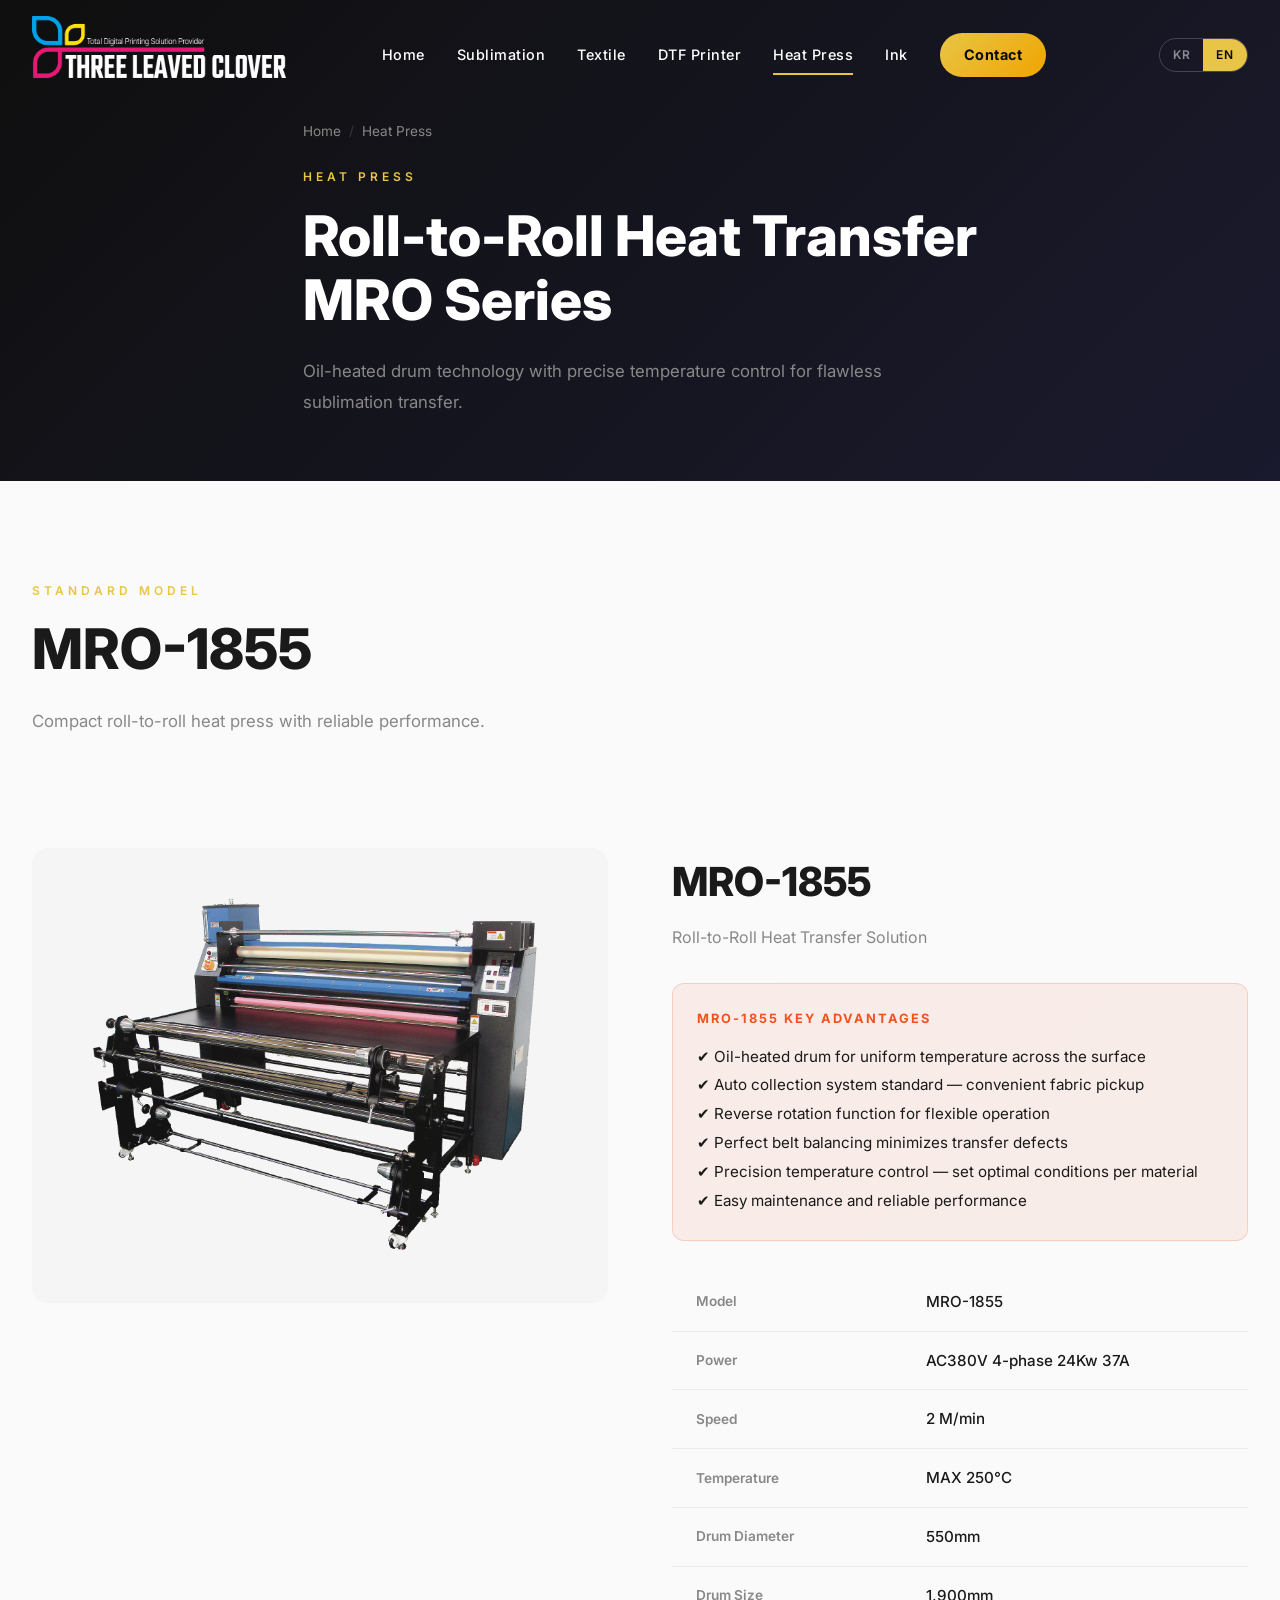
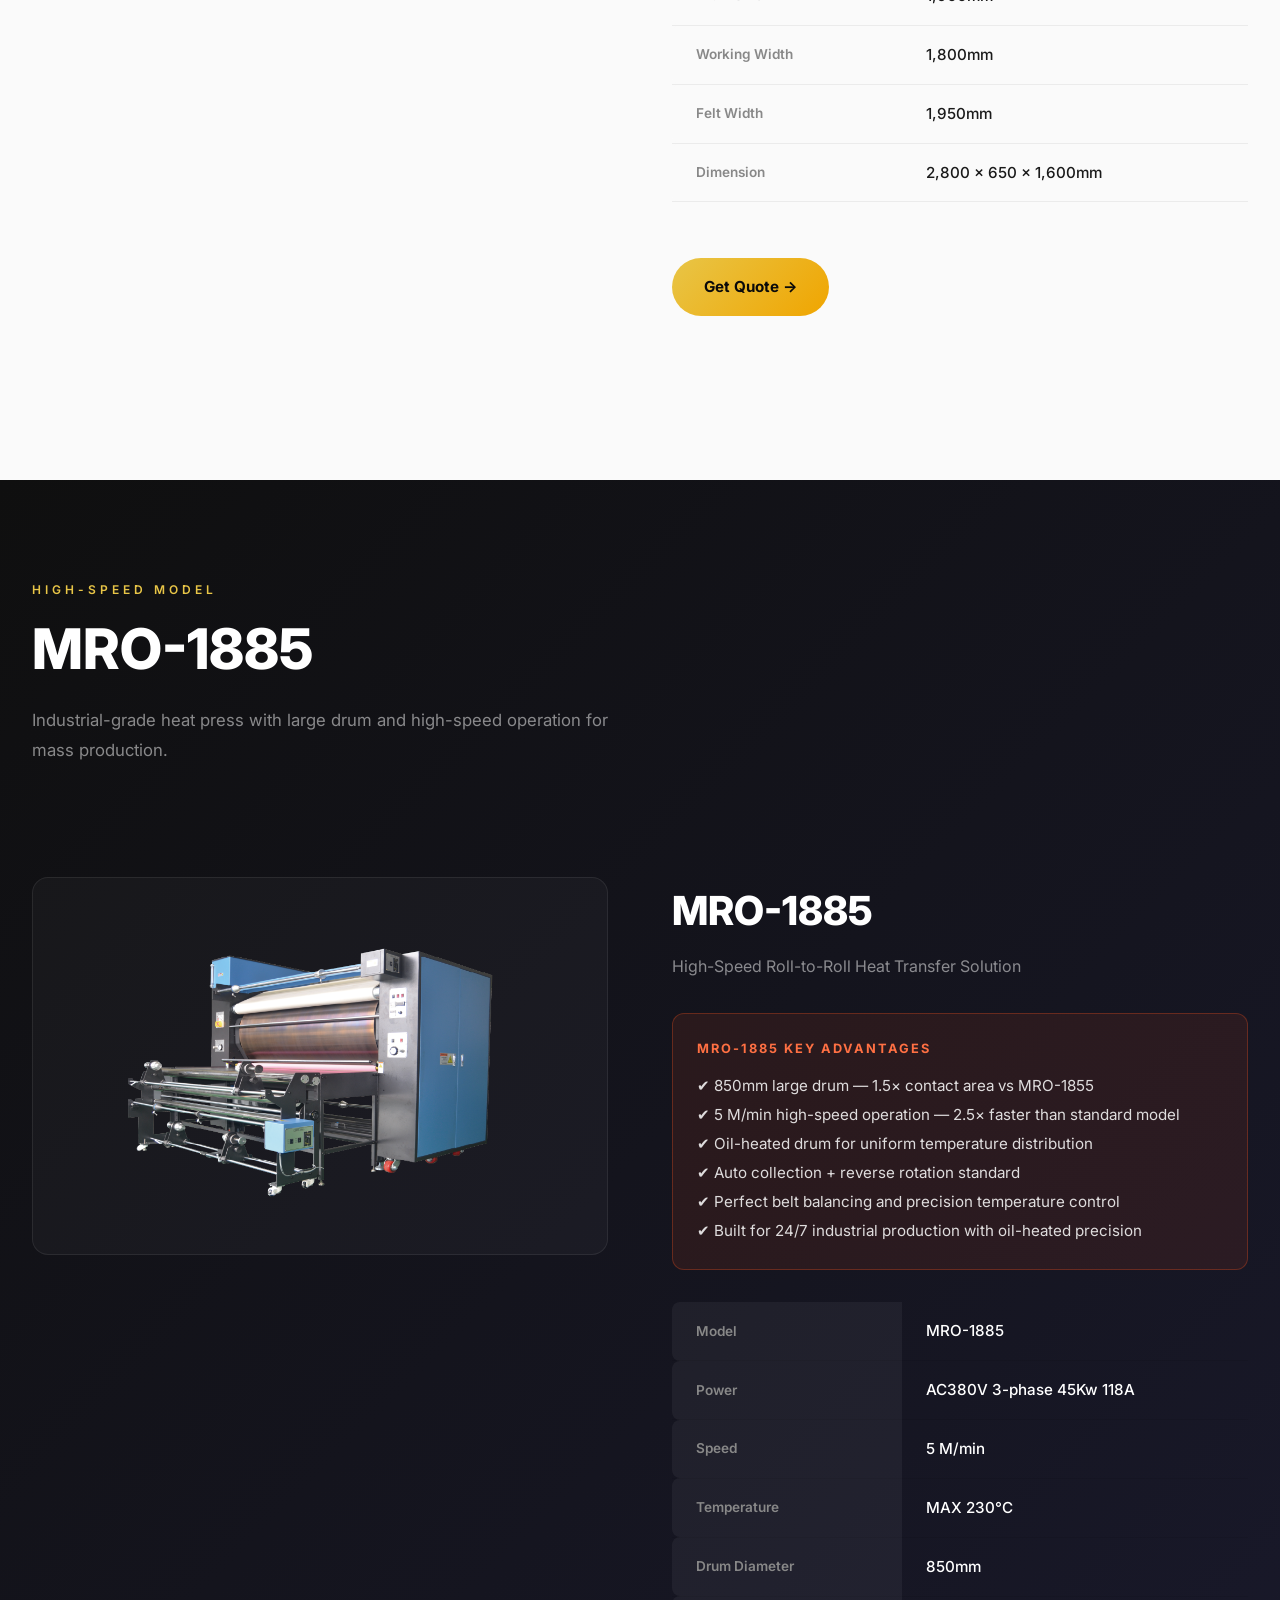
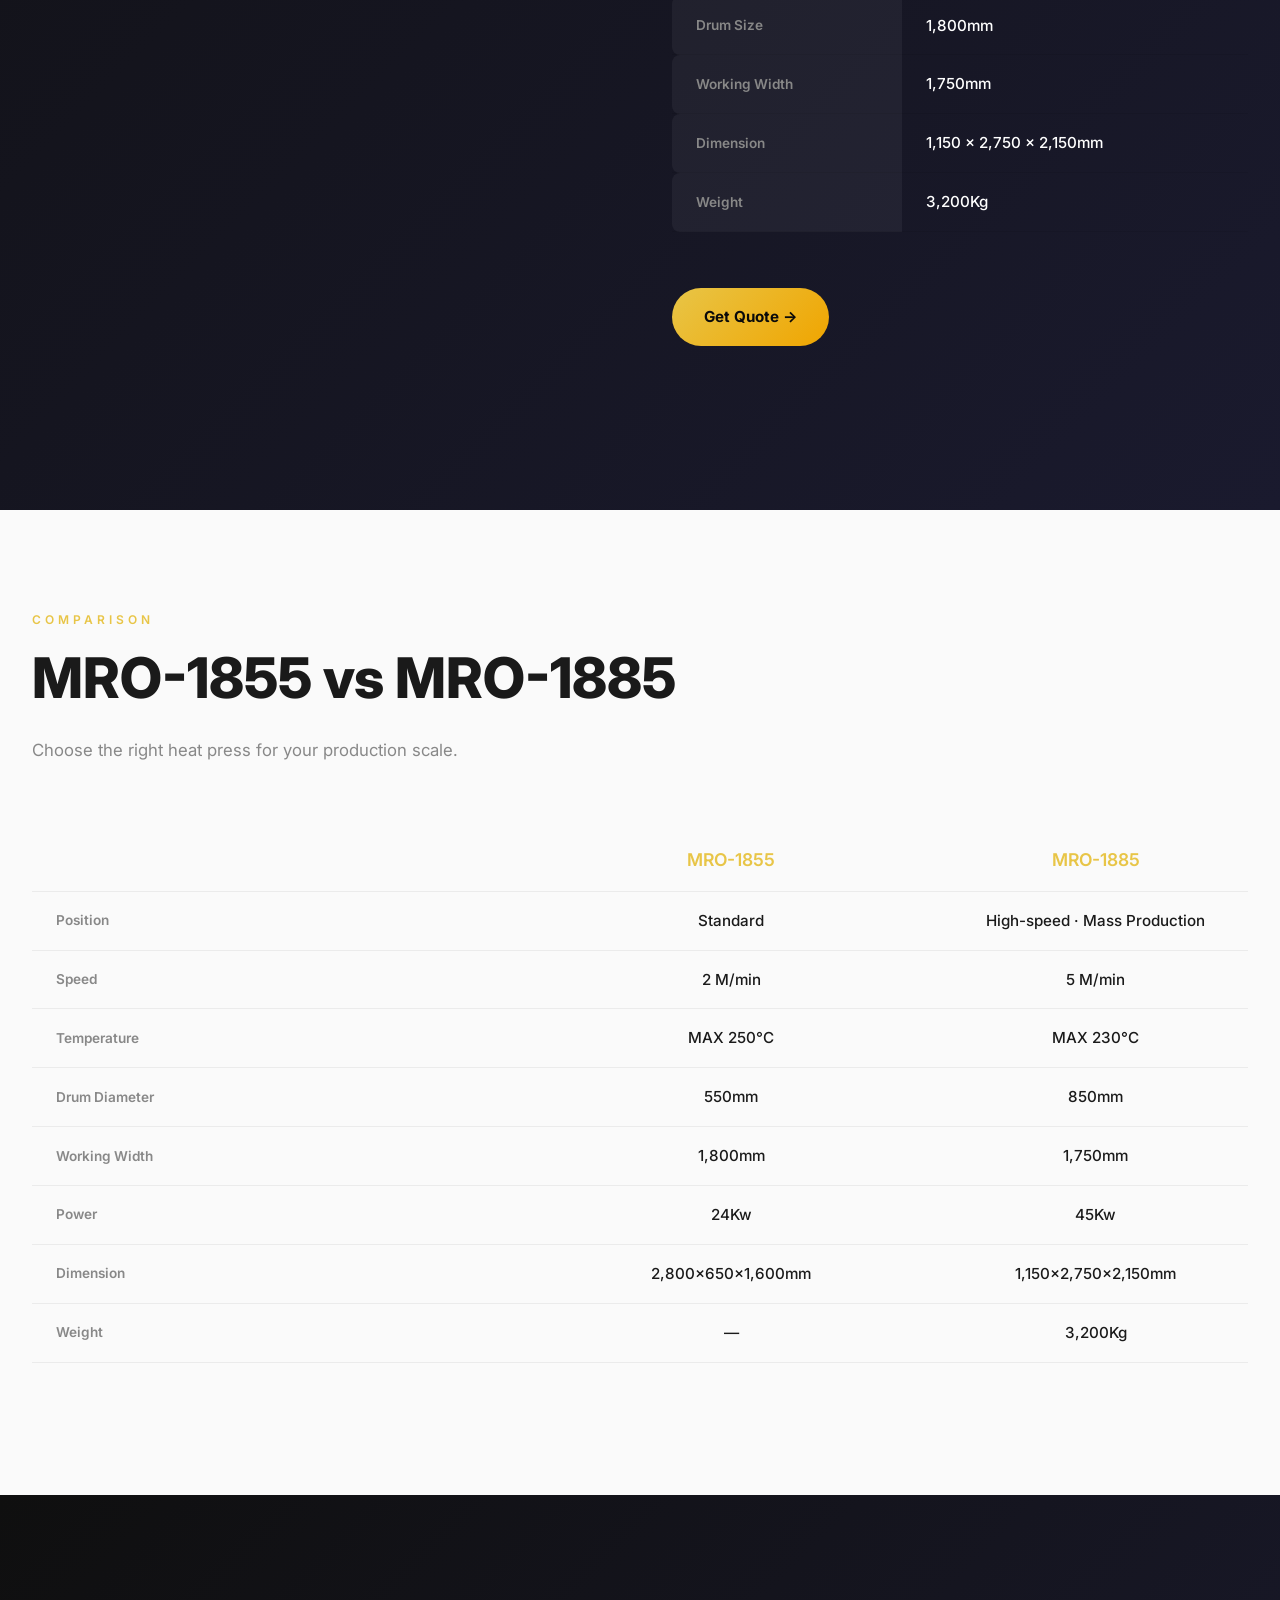
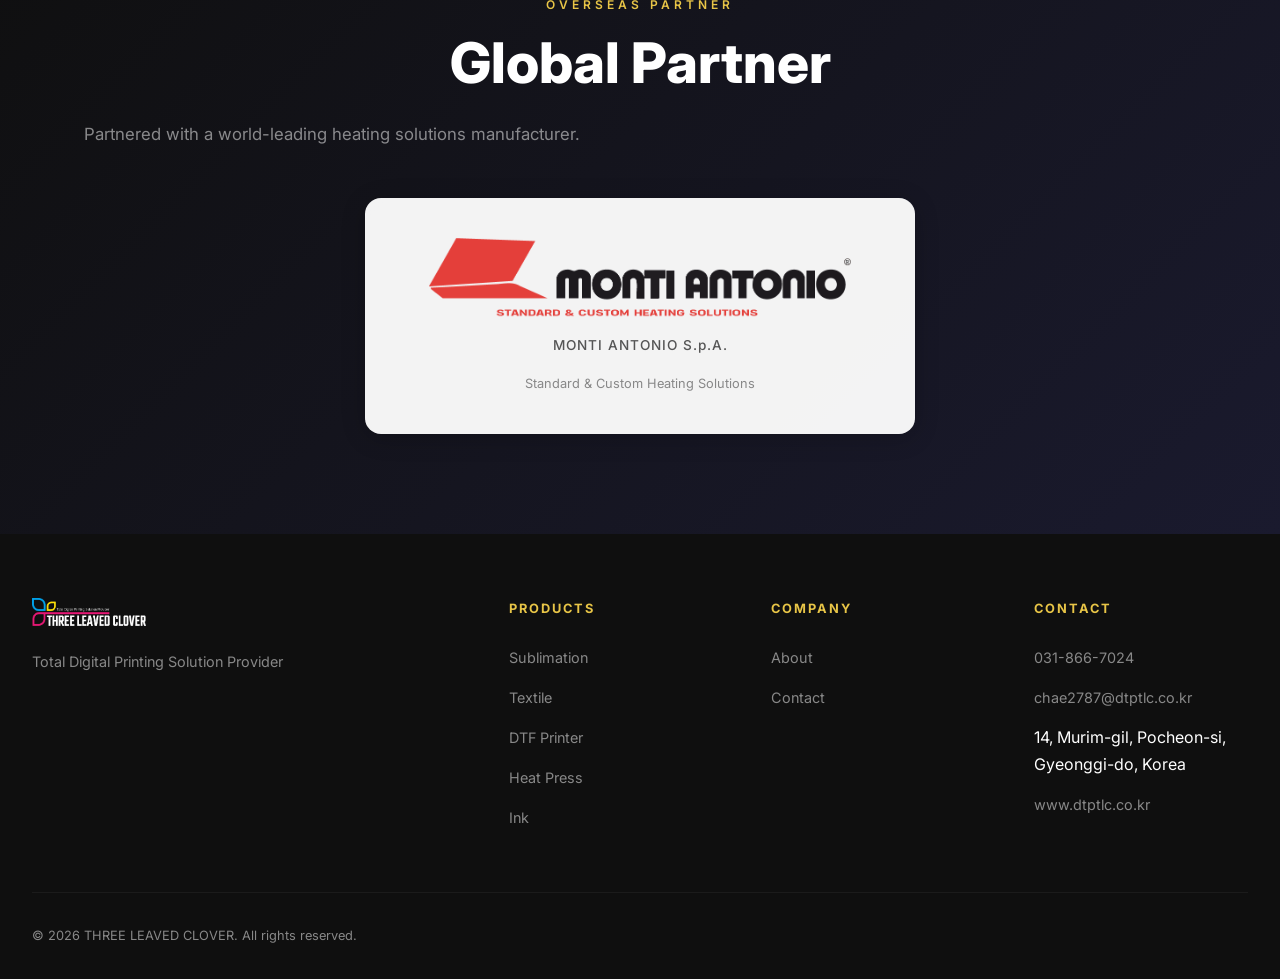
<file: en/heatpress.html>
<!DOCTYPE html>
<html lang="en">
<head>
  <meta charset="UTF-8">
  <meta name="viewport" content="width=device-width, initial-scale=1.0">
  <title>Heat Press | THREE LEAVED CLOVER</title>
  <link href="https://fonts.googleapis.com/css2?family=Inter:wght@400;500;600;700;800;900&display=swap" rel="stylesheet">
  <link rel="stylesheet" href="../css/style.css">
</head>
<body>

  <!-- Navigation -->
  <nav class="navbar">
    <div class="nav-inner">
      <a href="index.html" class="nav-logo"><img src="../장비별 사진/logo/logo eng.png" alt="TLC"></a>
      <div class="nav-links">
        <a href="index.html">Home</a>
        <a href="sublimation.html">Sublimation</a>
        <a href="textile.html">Textile</a>
        <a href="dtf.html">DTF Printer</a>
        <a href="heatpress.html" class="active">Heat Press</a>
        <a href="ink.html">Ink</a>
        <a href="contact.html" class="nav-cta">Contact</a>
      </div>
      <div class="lang-switch"><a href="../heatpress.html">KR</a><a href="heatpress.html" class="lang-active">EN</a></div>
      <div class="hamburger"><span></span><span></span><span></span></div>
    </div>
  </nav>

  <!-- Page Hero -->
  <section class="page-hero">
    <div class="container">
      <div class="breadcrumb">
        <a href="index.html">Home</a><span class="sep">/</span><span>Heat Press</span>
      </div>
      <div class="section-label">Heat Press</div>
      <h1 class="section-title" style="color:#fff;">Roll-to-Roll Heat Transfer<br>MRO Series</h1>
      <p class="section-desc">Oil-heated drum technology with precise temperature control for flawless sublimation transfer.</p>
    </div>
  </section>

  <!-- MRO-1855 -->
  <section class="section">
    <div class="container">
      <div class="fade-up">
        <div class="section-label">Standard Model</div>
        <div class="section-title">MRO-1855</div>
        <p class="section-desc">Compact roll-to-roll heat press with reliable performance.</p>
      </div>

      <div style="margin-top:3rem;" class="fade-up">
        <div class="product-detail">
          <div class="product-image-main">
            <img src="../장비별 사진/heatpress/MRO1855.png" alt="MRO-1855">
          </div>
          <div class="product-info">
            <h2>MRO-1855</h2>
            <p class="tagline">Roll-to-Roll Heat Transfer Solution</p>

            <div style="background: linear-gradient(135deg, rgba(244,81,30,0.08), rgba(230,74,25,0.08)); border:1px solid rgba(244,81,30,0.2); border-radius:12px; padding:1.5rem; margin:1.5rem 0;">
              <h4 style="color:#f4511e; font-size:0.8rem; letter-spacing:2px; margin-bottom:0.8rem;">MRO-1855 KEY ADVANTAGES</h4>
              <p style="font-size:0.95rem; line-height:1.9; color:var(--text-dark);">
                &#10004; Oil-heated drum for uniform temperature across the surface<br>
                &#10004; Auto collection system standard — convenient fabric pickup<br>
                &#10004; Reverse rotation function for flexible operation<br>
                &#10004; Perfect belt balancing minimizes transfer defects<br>
                &#10004; Precision temperature control — set optimal conditions per material<br>
                &#10004; Easy maintenance and reliable performance
              </p>
            </div>

            <table class="spec-table">
              <tr><th>Model</th><td>MRO-1855</td></tr>
              <tr><th>Power</th><td>AC380V 4-phase 24Kw 37A</td></tr>
              <tr><th>Speed</th><td>2 M/min</td></tr>
              <tr><th>Temperature</th><td>MAX 250°C</td></tr>
              <tr><th>Drum Diameter</th><td>550mm</td></tr>
              <tr><th>Drum Size</th><td>1,900mm</td></tr>
              <tr><th>Working Width</th><td>1,800mm</td></tr>
              <tr><th>Felt Width</th><td>1,950mm</td></tr>
              <tr><th>Dimension</th><td>2,800 x 650 x 1,600mm</td></tr>
            </table>
            <a href="contact.html" class="btn-primary" style="margin-top:1.5rem;">Get Quote &rarr;</a>
          </div>
        </div>
      </div>
    </div>
  </section>

  <!-- MRO-1885 -->
  <section class="section dark-section" id="mro-1885">
    <div class="container">
      <div class="fade-up">
        <div class="section-label">High-Speed Model</div>
        <div class="section-title" style="color:#fff;">MRO-1885</div>
        <p class="section-desc">Industrial-grade heat press with large drum and high-speed operation for mass production.</p>
      </div>

      <div style="margin-top:3rem;" class="fade-up">
        <div class="product-detail">
          <div class="product-image-main" style="background: rgba(255,255,255,0.03); border: 1px solid rgba(255,255,255,0.08);">
            <img src="../장비별 사진/heatpress/MRO1885.png" alt="MRO-1885">
          </div>
          <div class="product-info">
            <h2 style="color:#fff;">MRO-1885</h2>
            <p class="tagline" style="color:rgba(255,255,255,0.5);">High-Speed Roll-to-Roll Heat Transfer Solution</p>

            <div style="background: linear-gradient(135deg, rgba(244,81,30,0.1), rgba(230,74,25,0.1)); border:1px solid rgba(244,81,30,0.3); border-radius:12px; padding:1.5rem; margin:1.5rem 0;">
              <h4 style="color:#ff7043; font-size:0.8rem; letter-spacing:2px; margin-bottom:0.8rem;">MRO-1885 KEY ADVANTAGES</h4>
              <p style="font-size:0.95rem; line-height:1.9; color:rgba(255,255,255,0.85);">
                &#10004; 850mm large drum — 1.5× contact area vs MRO-1855<br>
                &#10004; 5 M/min high-speed operation — 2.5× faster than standard model<br>
                &#10004; Oil-heated drum for uniform temperature distribution<br>
                &#10004; Auto collection + reverse rotation standard<br>
                &#10004; Perfect belt balancing and precision temperature control<br>
                &#10004; Built for 24/7 industrial production with oil-heated precision
              </p>
            </div>

            <table class="spec-table" style="color:#fff;">
              <tr><th style="background:rgba(255,255,255,0.05); color:var(--text-muted);">Model</th><td>MRO-1885</td></tr>
              <tr><th style="background:rgba(255,255,255,0.05); color:var(--text-muted);">Power</th><td>AC380V 3-phase 45Kw 118A</td></tr>
              <tr><th style="background:rgba(255,255,255,0.05); color:var(--text-muted);">Speed</th><td>5 M/min</td></tr>
              <tr><th style="background:rgba(255,255,255,0.05); color:var(--text-muted);">Temperature</th><td>MAX 230°C</td></tr>
              <tr><th style="background:rgba(255,255,255,0.05); color:var(--text-muted);">Drum Diameter</th><td>850mm</td></tr>
              <tr><th style="background:rgba(255,255,255,0.05); color:var(--text-muted);">Drum Size</th><td>1,800mm</td></tr>
              <tr><th style="background:rgba(255,255,255,0.05); color:var(--text-muted);">Working Width</th><td>1,750mm</td></tr>
              <tr><th style="background:rgba(255,255,255,0.05); color:var(--text-muted);">Dimension</th><td>1,150 x 2,750 x 2,150mm</td></tr>
              <tr><th style="background:rgba(255,255,255,0.05); color:var(--text-muted);">Weight</th><td>3,200Kg</td></tr>
            </table>
            <a href="contact.html" class="btn-primary" style="margin-top:1.5rem;">Get Quote &rarr;</a>
          </div>
        </div>
      </div>
    </div>
  </section>

  <!-- Comparison -->
  <section class="section">
    <div class="container">
      <div class="fade-up">
        <div class="section-label">Comparison</div>
        <div class="section-title">MRO-1855 vs MRO-1885</div>
        <p class="section-desc">Choose the right heat press for your production scale.</p>
      </div>

      <div class="fade-up" style="margin-top:2rem; overflow-x:auto;">
        <table class="spec-table" style="width:100%;">
          <tr>
            <th style="width:30%;"></th>
            <th style="width:35%; text-align:center; font-size:1.1rem; color:var(--accent);">MRO-1855</th>
            <th style="width:35%; text-align:center; font-size:1.1rem; color:var(--accent);">MRO-1885</th>
          </tr>
          <tr><th>Position</th><td style="text-align:center;">Standard</td><td style="text-align:center;">High-speed · Mass Production</td></tr>
          <tr><th>Speed</th><td style="text-align:center;">2 M/min</td><td style="text-align:center;">5 M/min</td></tr>
          <tr><th>Temperature</th><td style="text-align:center;">MAX 250°C</td><td style="text-align:center;">MAX 230°C</td></tr>
          <tr><th>Drum Diameter</th><td style="text-align:center;">550mm</td><td style="text-align:center;">850mm</td></tr>
          <tr><th>Working Width</th><td style="text-align:center;">1,800mm</td><td style="text-align:center;">1,750mm</td></tr>
          <tr><th>Power</th><td style="text-align:center;">24Kw</td><td style="text-align:center;">45Kw</td></tr>
          <tr><th>Dimension</th><td style="text-align:center;">2,800×650×1,600mm</td><td style="text-align:center;">1,150×2,750×2,150mm</td></tr>
          <tr><th>Weight</th><td style="text-align:center;">—</td><td style="text-align:center;">3,200Kg</td></tr>
        </table>
      </div>
    </div>
  </section>

  <!-- Overseas Partner -->
  <section class="section dark-section">
    <div class="container">
      <div class="fade-up" style="text-align:center;">
        <div class="section-label">Overseas Partner</div>
        <div class="section-title" style="color:#fff;">Global Partner</div>
        <p class="section-desc">Partnered with a world-leading heating solutions manufacturer.</p>
      </div>
      <div class="fade-up" style="display:flex; justify-content:center; align-items:center; margin-top:3rem;">
        <div style="background:rgba(255,255,255,0.95); border-radius:16px; padding:2.5rem 4rem; display:inline-flex; flex-direction:column; align-items:center; gap:1rem; box-shadow: 0 4px 24px rgba(0,0,0,0.2);">
          <img src="../장비별 사진/logo/MONTI.png" alt="Monti Antonio" style="height:80px; width:auto; object-fit:contain;">
          <p style="font-size:0.85rem; color:#555; font-weight:500; letter-spacing:1px;">MONTI ANTONIO S.p.A.</p>
          <p style="font-size:0.8rem; color:#888;">Standard & Custom Heating Solutions</p>
        </div>
      </div>
    </div>
  </section>

  <!-- Footer -->
  <footer class="footer">
    <div class="container">
      <div class="footer-grid">
        <div class="footer-brand">
          <img src="../장비별 사진/logo/logo eng.png" alt="TLC">
          <p>Total Digital Printing Solution Provider</p>
        </div>
        <div>
          <h4>Products</h4>
          <ul>
            <li><a href="sublimation.html">Sublimation</a></li>
            <li><a href="textile.html">Textile</a></li>
            <li><a href="dtf.html">DTF Printer</a></li>
            <li><a href="heatpress.html">Heat Press</a></li>
            <li><a href="ink.html">Ink</a></li>
          </ul>
        </div>
        <div>
          <h4>Company</h4>
          <ul>
            <li><a href="index.html">About</a></li>
            <li><a href="contact.html">Contact</a></li>
          </ul>
        </div>
        <div>
          <h4>Contact</h4>
          <ul>
            <li><a href="tel:031-866-7024">031-866-7024</a></li>
            <li><a href="mailto:chae2787@dtptlc.co.kr">chae2787@dtptlc.co.kr</a></li>
            <li>14, Murim-gil, Pocheon-si, Gyeonggi-do, Korea</li>
            <li><a href="https://www.dtptlc.co.kr" target="_blank">www.dtptlc.co.kr</a></li>
          </ul>
        </div>
      </div>
      <div class="footer-bottom">
        <span>&copy; 2026 THREE LEAVED CLOVER. All rights reserved.</span>
      </div>
    </div>
  </footer>
  <script src="../js/main.js"></script>
</body>
</html>
</file>
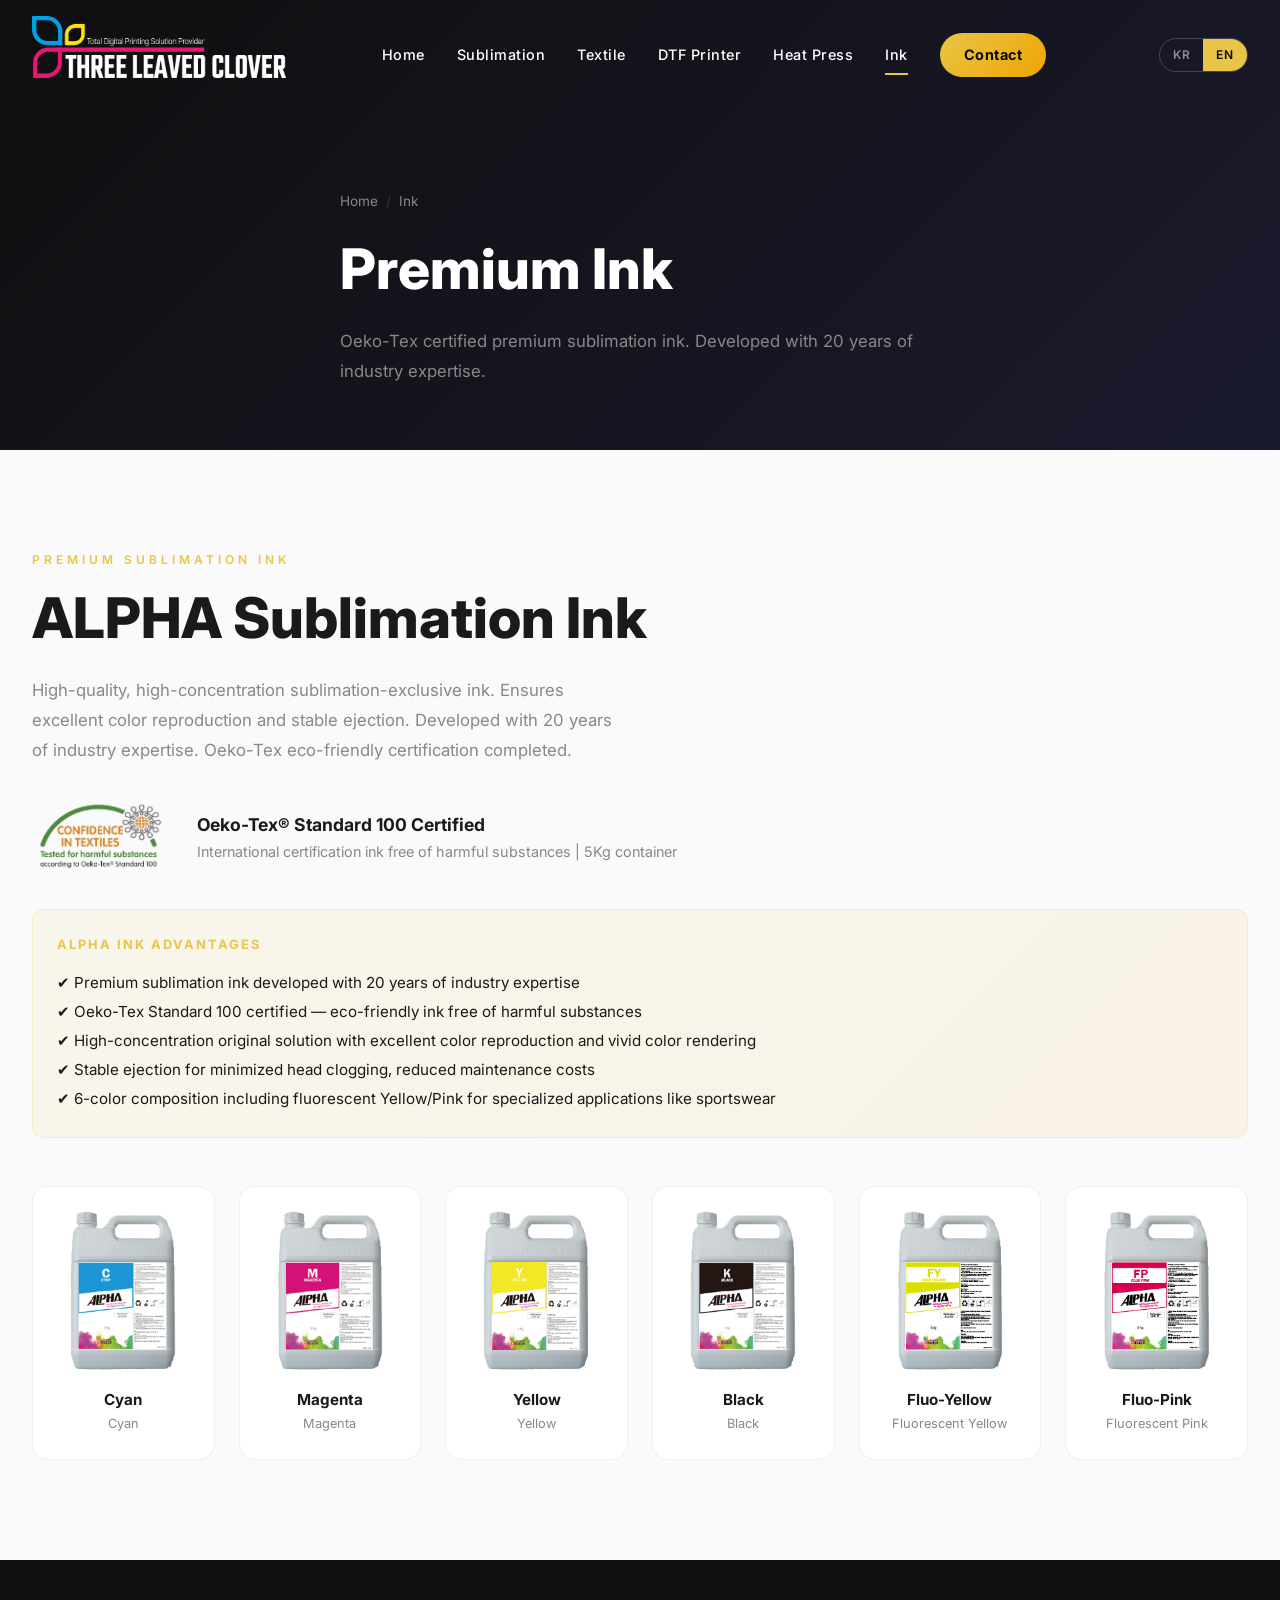
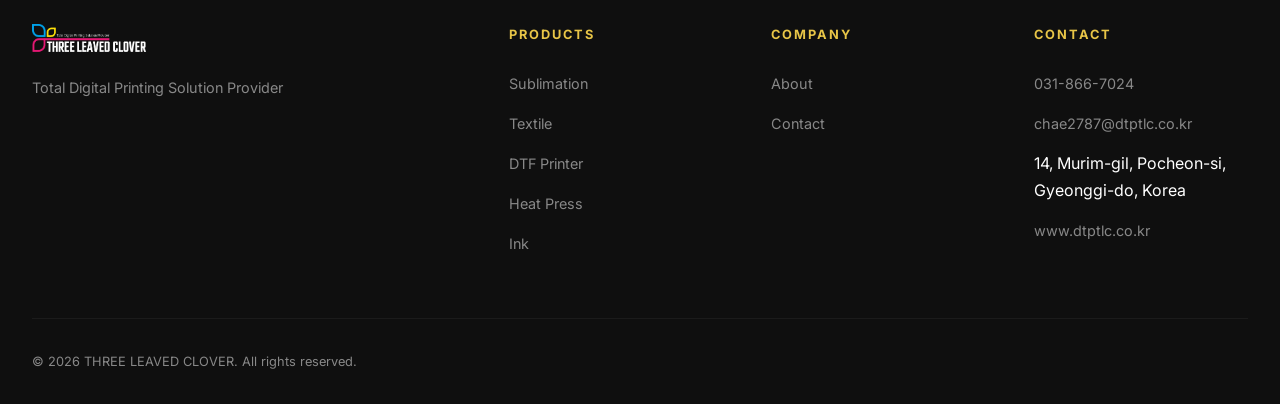
<file: en/ink.html>
<!DOCTYPE html>
<html lang="en">
<head>
  <meta charset="UTF-8">
  <meta name="viewport" content="width=device-width, initial-scale=1.0">
  <title>Ink | THREE LEAVED CLOVER</title>
  <link href="https://fonts.googleapis.com/css2?family=Inter:wght@400;500;600;700;800;900&display=swap" rel="stylesheet">
  <link rel="stylesheet" href="../css/style.css">
</head>
<body>

  <!-- Navigation -->
  <nav class="navbar">
    <div class="nav-inner">
      <a href="index.html" class="nav-logo"><img src="../장비별 사진/logo/logo eng.png" alt="TLC"></a>
      <div class="nav-links">
        <a href="index.html">Home</a>
        <a href="sublimation.html">Sublimation</a>
        <a href="textile.html">Textile</a>
        <a href="dtf.html">DTF Printer</a>
        <a href="heatpress.html">Heat Press</a>
        <a href="ink.html" class="active">Ink</a>
        <a href="contact.html" class="nav-cta">Contact</a>
      </div>
      <div class="lang-switch">
        <a href="../ink.html">KR</a>
        <a href="ink.html" class="lang-active">EN</a>
      </div>
      <div class="hamburger"><span></span><span></span><span></span></div>
    </div>
  </nav>

  <!-- Page Hero -->
  <section class="page-hero">
    <div class="container">
      <div class="breadcrumb">
        <a href="index.html">Home</a><span class="sep">/</span><span>Ink</span>
      </div>
      <h1 class="section-title" style="color:#fff;">Premium Ink</h1>
      <p class="section-desc">Oeko-Tex certified premium sublimation ink. Developed with 20 years of industry expertise.</p>
    </div>
  </section>

  <!-- ALPHA Ink -->
  <section class="section">
    <div class="container">
      <div class="fade-up">
        <div class="section-label">Premium Sublimation Ink</div>
        <div class="section-title">ALPHA Sublimation Ink</div>
        <p class="section-desc">High-quality, high-concentration sublimation-exclusive ink. Ensures excellent color reproduction and stable ejection. Developed with 20 years of industry expertise. Oeko-Tex eco-friendly certification completed.</p>
      </div>

      <div style="display:flex; align-items:center; gap:2rem; margin-top:2rem; flex-wrap:wrap;" class="fade-up">
        <img src="../장비별 사진/logo/oekotex logo.png" alt="Oeko-Tex" style="height:80px;">
        <div>
          <strong style="font-size:1.1rem;">Oeko-Tex&reg; Standard 100 Certified</strong>
          <p style="color:var(--text-muted); font-size:0.9rem;">International certification ink free of harmful substances | 5Kg container</p>
        </div>
      </div>

      <div style="background: linear-gradient(135deg, rgba(232,197,71,0.08), rgba(240,165,0,0.08)); border:1px solid rgba(232,197,71,0.2); border-radius:12px; padding:1.5rem; margin-top:2rem;" class="fade-up">
        <h4 style="color:#e8c547; font-size:0.8rem; letter-spacing:2px; margin-bottom:0.8rem;">ALPHA INK ADVANTAGES</h4>
        <p style="font-size:0.95rem; line-height:1.9; color:var(--text-dark);">
          &#10004; Premium sublimation ink developed with 20 years of industry expertise<br>
          &#10004; Oeko-Tex Standard 100 certified — eco-friendly ink free of harmful substances<br>
          &#10004; High-concentration original solution with excellent color reproduction and vivid color rendering<br>
          &#10004; Stable ejection for minimized head clogging, reduced maintenance costs<br>
          &#10004; 6-color composition including fluorescent Yellow/Pink for specialized applications like sportswear
        </p>
      </div>

      <!-- Ink Colors -->
      <div class="ink-grid fade-up" style="margin-top:3rem;">
        <div class="ink-card">
          <img src="../장비별 사진/Ink/ESink C.png" alt="Cyan">
          <h4>Cyan</h4>
          <p style="font-size:0.8rem; color:var(--text-muted);">Cyan</p>
        </div>
        <div class="ink-card">
          <img src="../장비별 사진/Ink/ESinkM.png" alt="Magenta">
          <h4>Magenta</h4>
          <p style="font-size:0.8rem; color:var(--text-muted);">Magenta</p>
        </div>
        <div class="ink-card">
          <img src="../장비별 사진/Ink/EsinkY.png" alt="Yellow">
          <h4>Yellow</h4>
          <p style="font-size:0.8rem; color:var(--text-muted);">Yellow</p>
        </div>
        <div class="ink-card">
          <img src="../장비별 사진/Ink/EsinkK.png" alt="Black">
          <h4>Black</h4>
          <p style="font-size:0.8rem; color:var(--text-muted);">Black</p>
        </div>
        <div class="ink-card">
          <img src="../장비별 사진/Ink/ESinkFY.png" alt="Fluo-Yellow">
          <h4>Fluo-Yellow</h4>
          <p style="font-size:0.8rem; color:var(--text-muted);">Fluorescent Yellow</p>
        </div>
        <div class="ink-card">
          <img src="../장비별 사진/Ink/ESinkFP.png" alt="Fluo-Pink">
          <h4>Fluo-Pink</h4>
          <p style="font-size:0.8rem; color:var(--text-muted);">Fluorescent Pink</p>
        </div>
      </div>
    </div>
  </section>


  <!-- Footer -->
  <footer class="footer">
    <div class="container">
      <div class="footer-grid">
        <div class="footer-brand">
          <img src="../장비별 사진/logo/logo eng.png" alt="TLC">
          <p>Total Digital Printing Solution Provider</p>
        </div>
        <div>
          <h4>Products</h4>
          <ul>
            <li><a href="sublimation.html">Sublimation</a></li>
            <li><a href="textile.html">Textile</a></li>
            <li><a href="dtf.html">DTF Printer</a></li>
            <li><a href="heatpress.html">Heat Press</a></li>
            <li><a href="ink.html">Ink</a></li>
          </ul>
        </div>
        <div>
          <h4>Company</h4>
          <ul>
            <li><a href="index.html">About</a></li>
            <li><a href="contact.html">Contact</a></li>
          </ul>
        </div>
        <div>
          <h4>Contact</h4>
          <ul>
            <li><a href="tel:031-866-7024">031-866-7024</a></li>
            <li><a href="mailto:chae2787@dtptlc.co.kr">chae2787@dtptlc.co.kr</a></li>
            <li>14, Murim-gil, Pocheon-si, Gyeonggi-do, Korea</li>
            <li><a href="https://www.dtptlc.co.kr" target="_blank">www.dtptlc.co.kr</a></li>
          </ul>
        </div>
      </div>
      <div class="footer-bottom">
        <span>&copy; 2026 THREE LEAVED CLOVER. All rights reserved.</span>
      </div>
    </div>
  </footer>
  <script src="../js/main.js"></script>
</body>
</html>
</file>
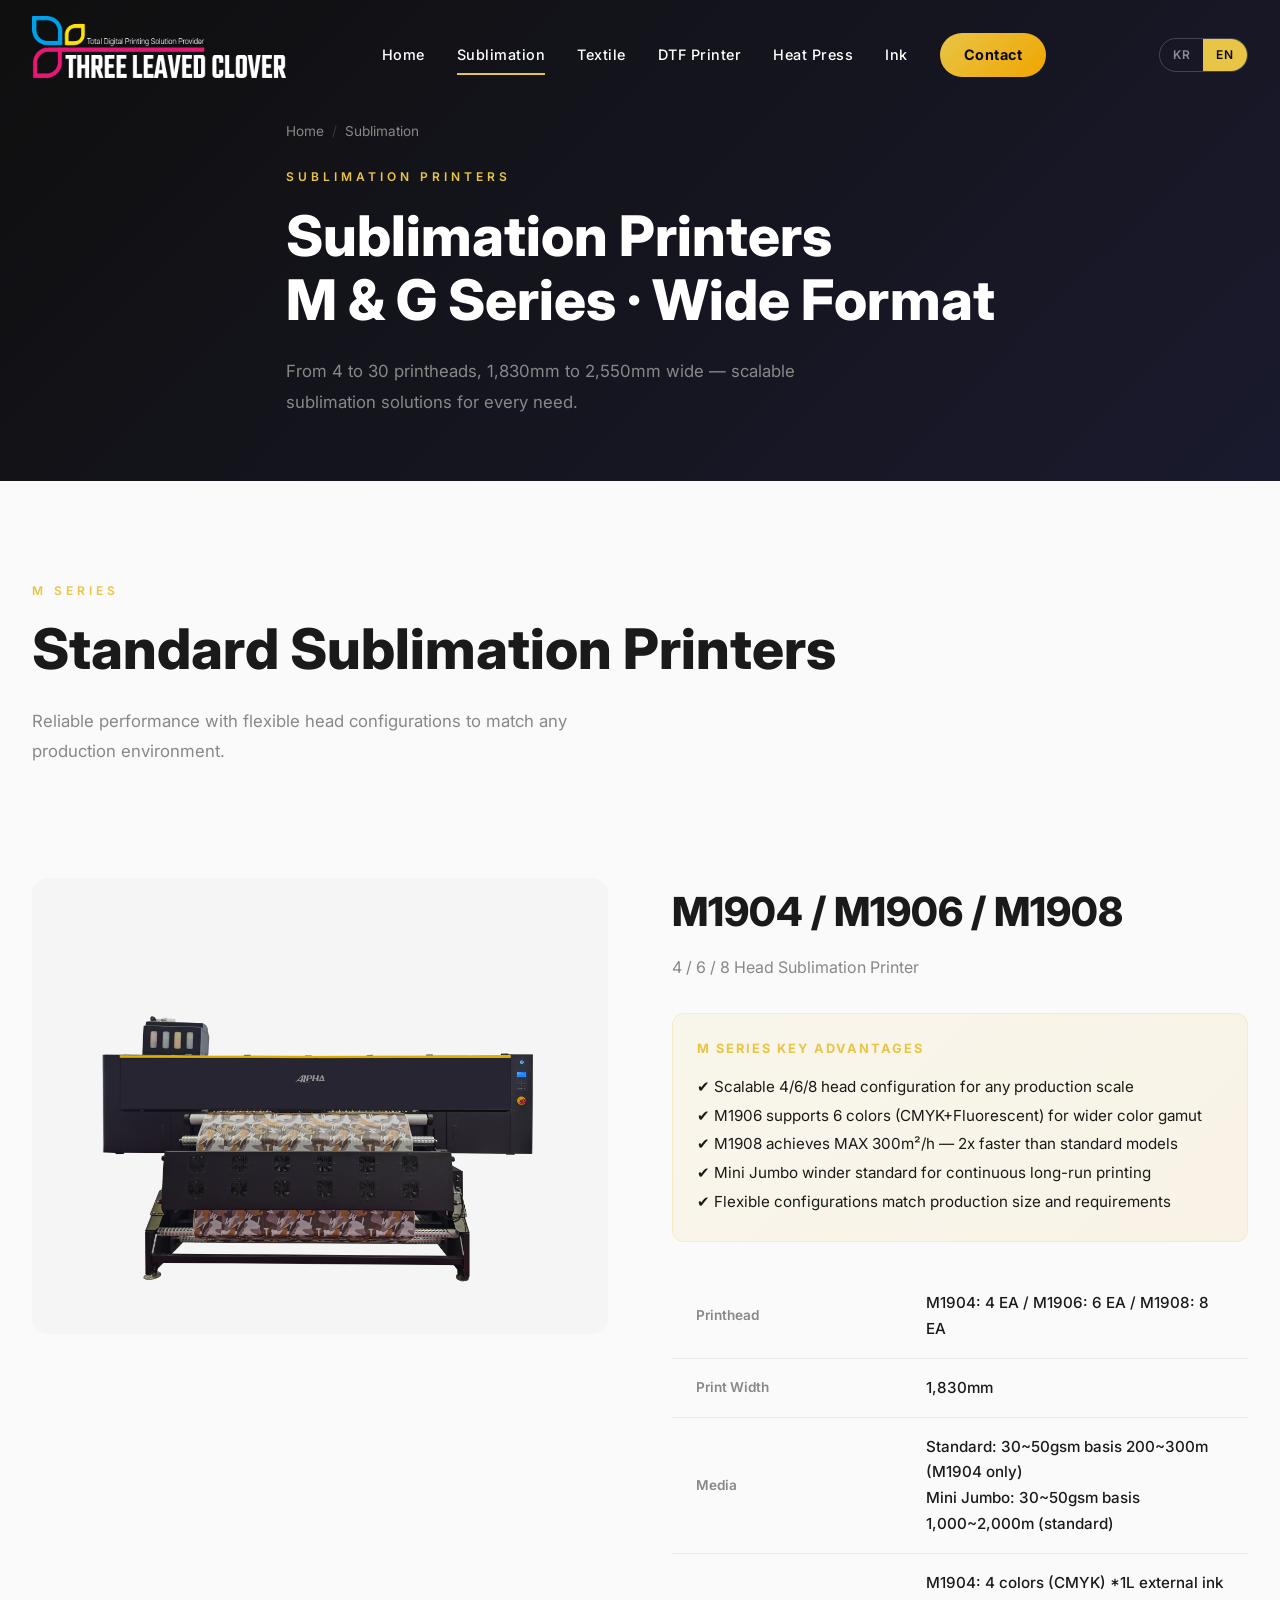
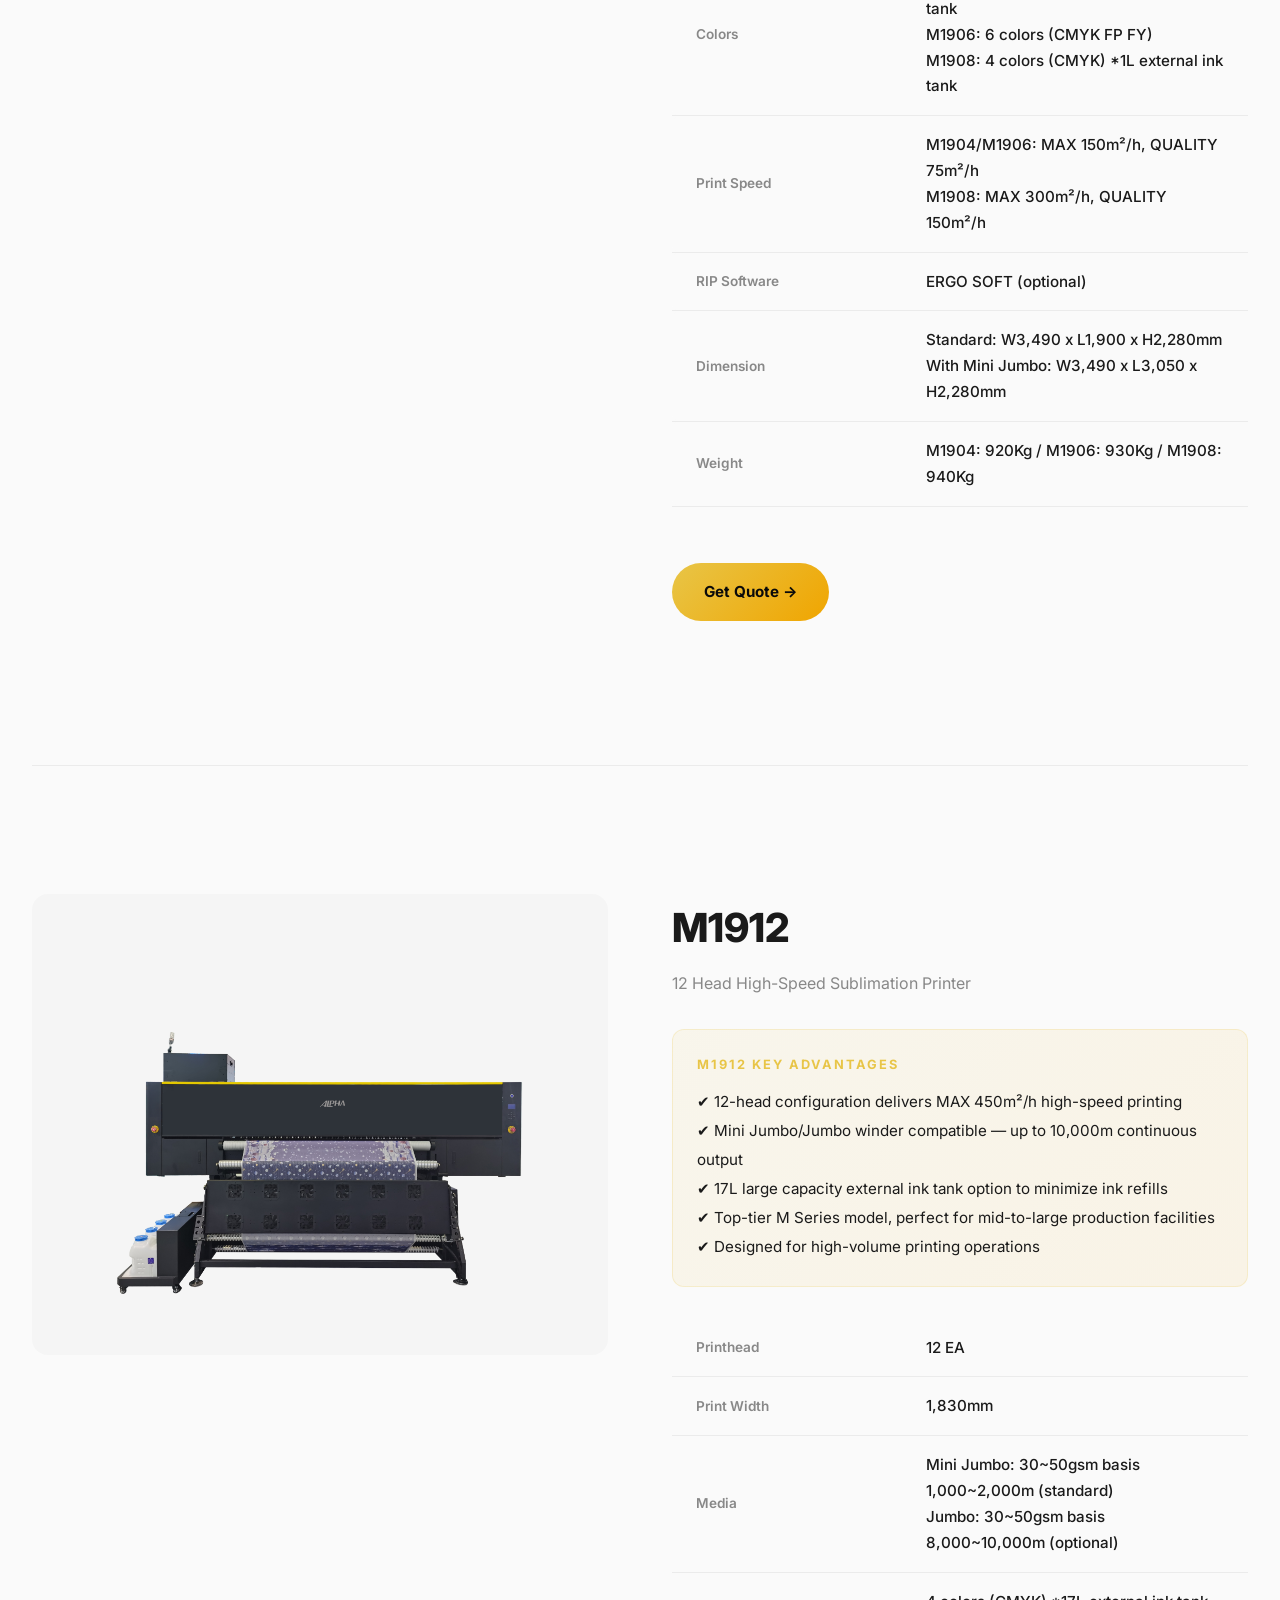
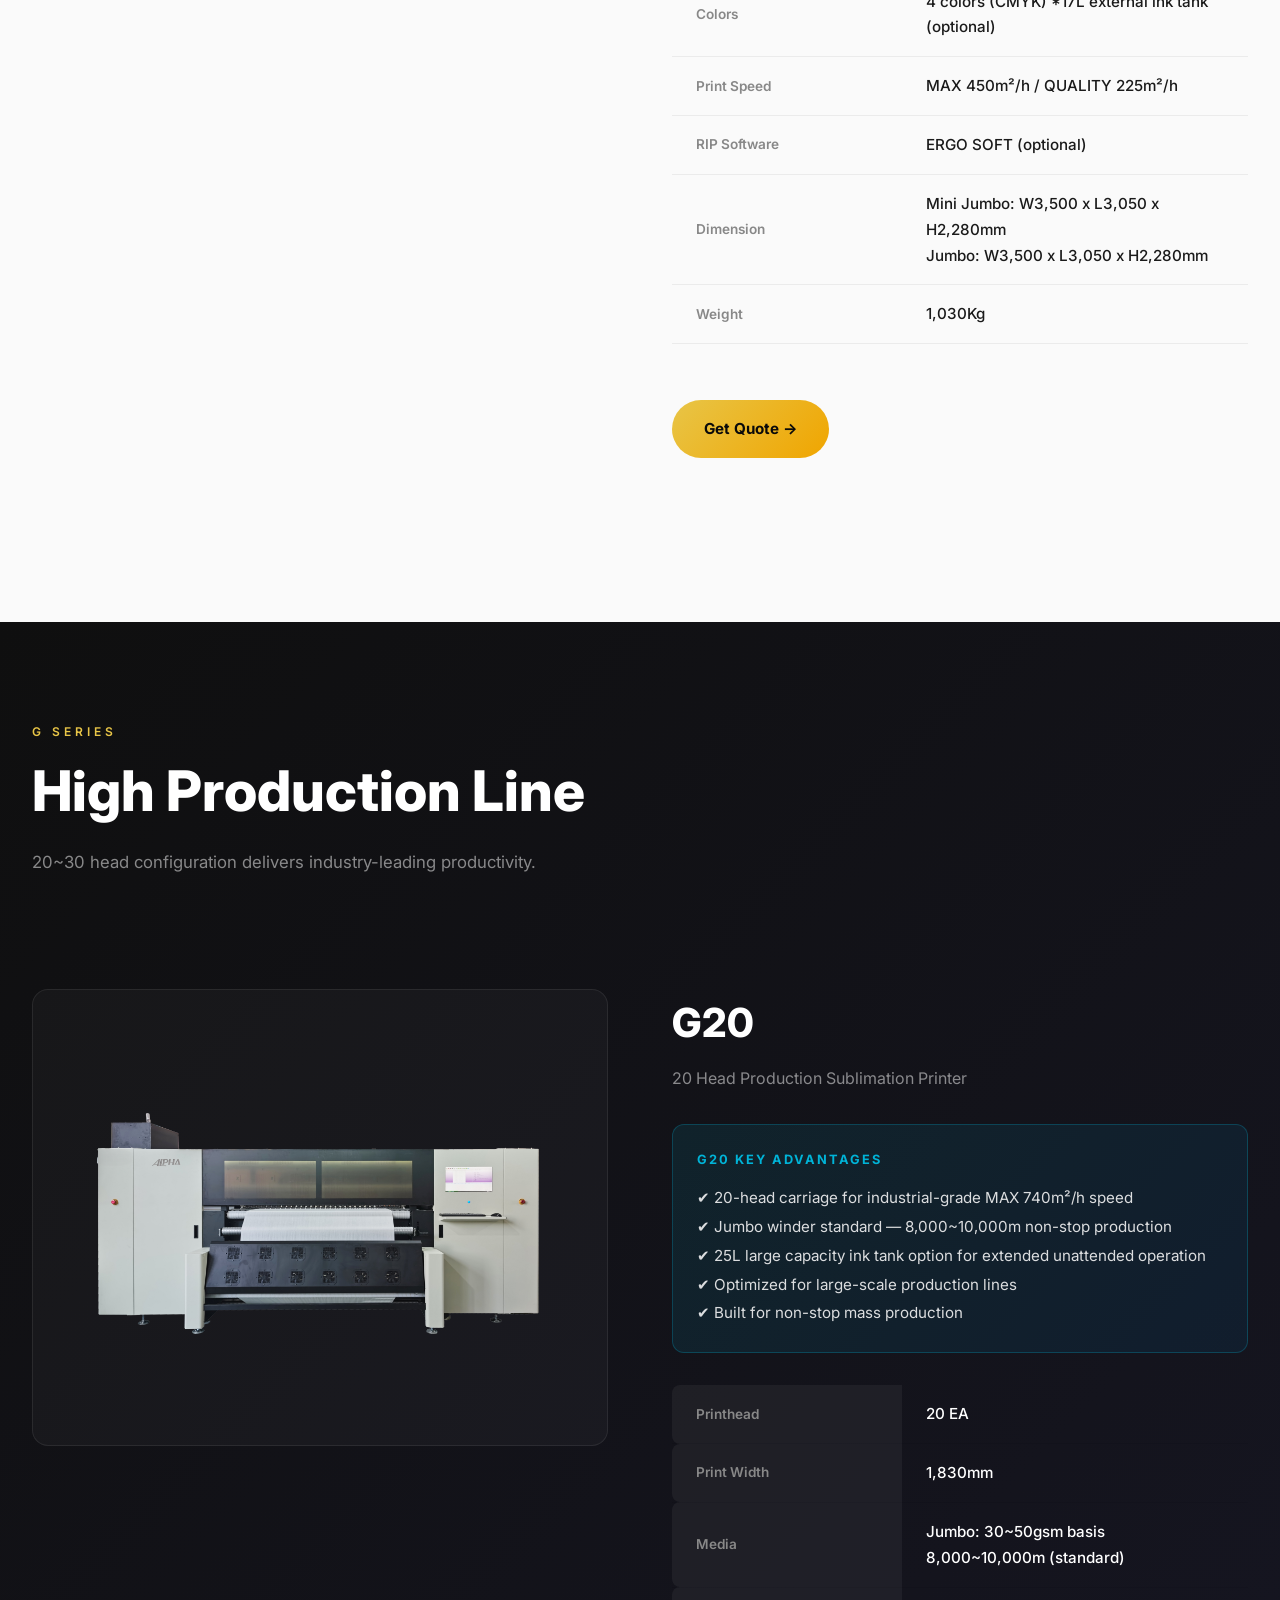
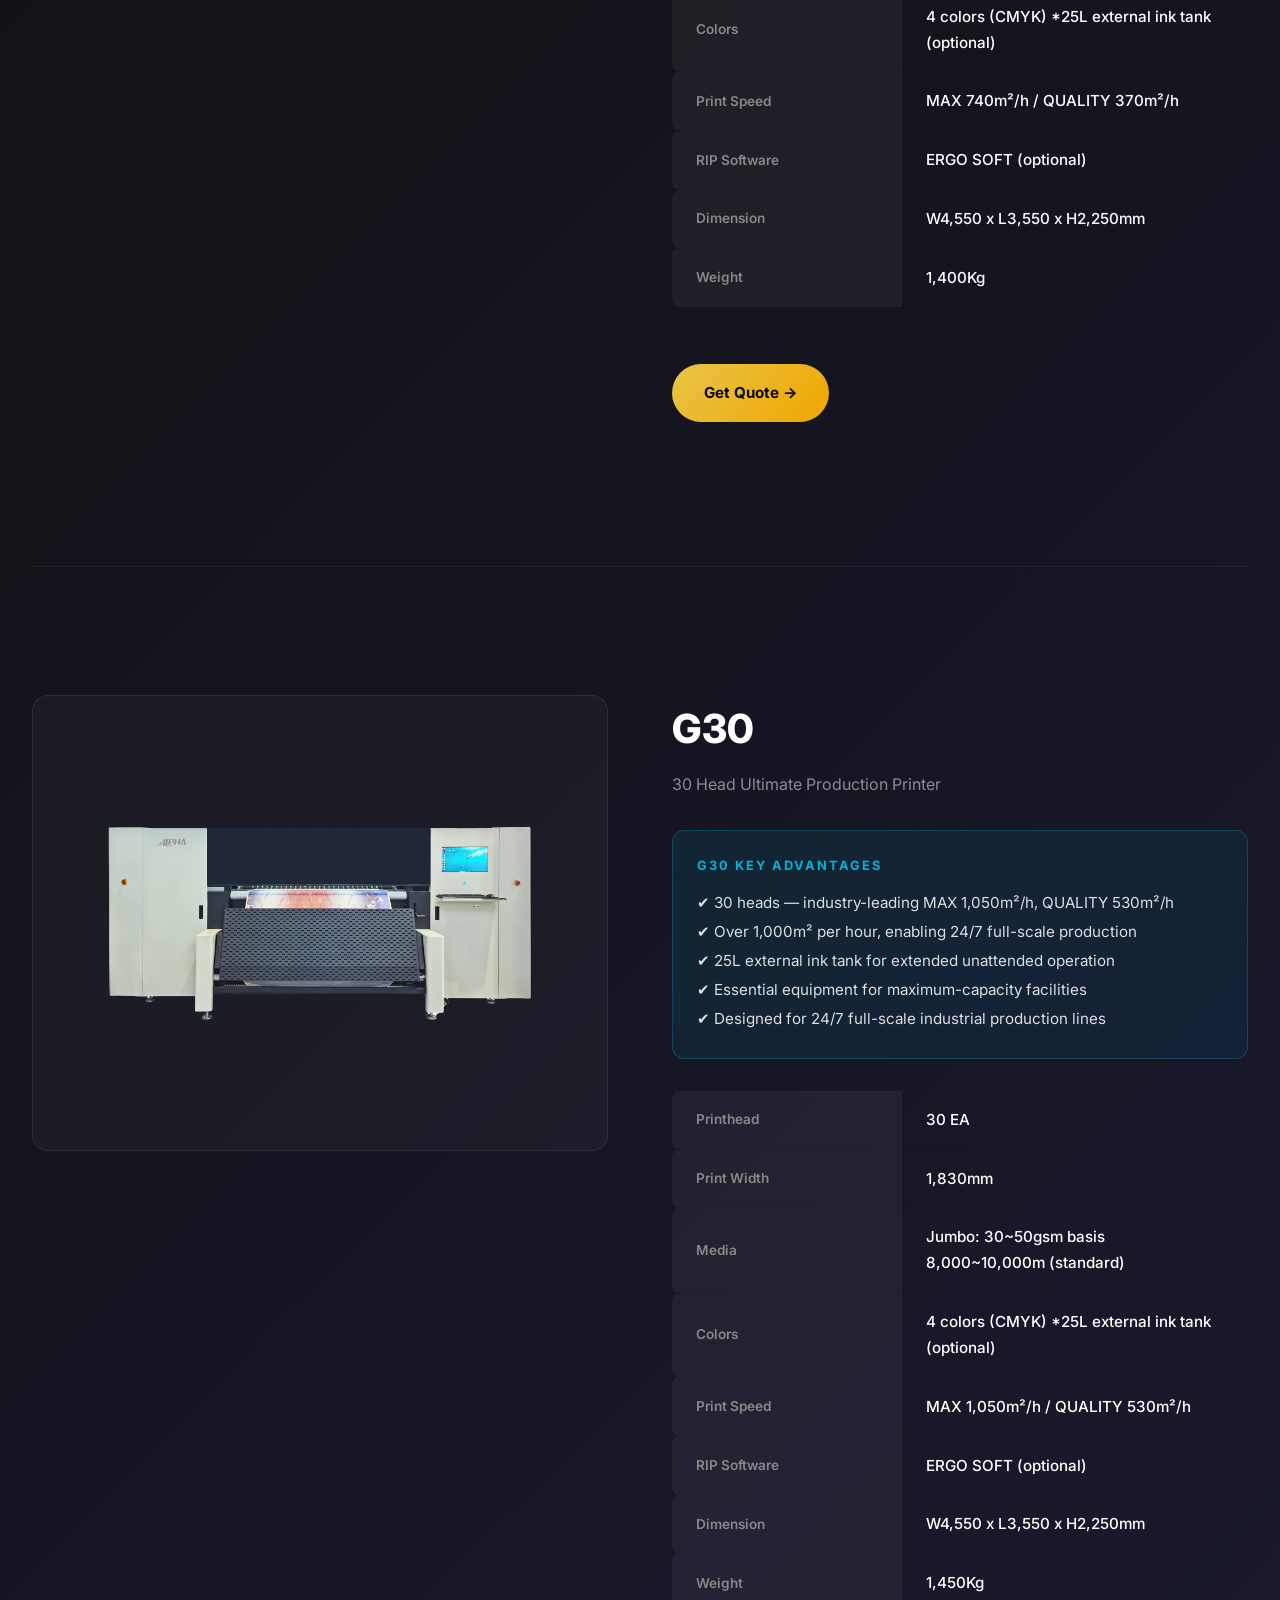
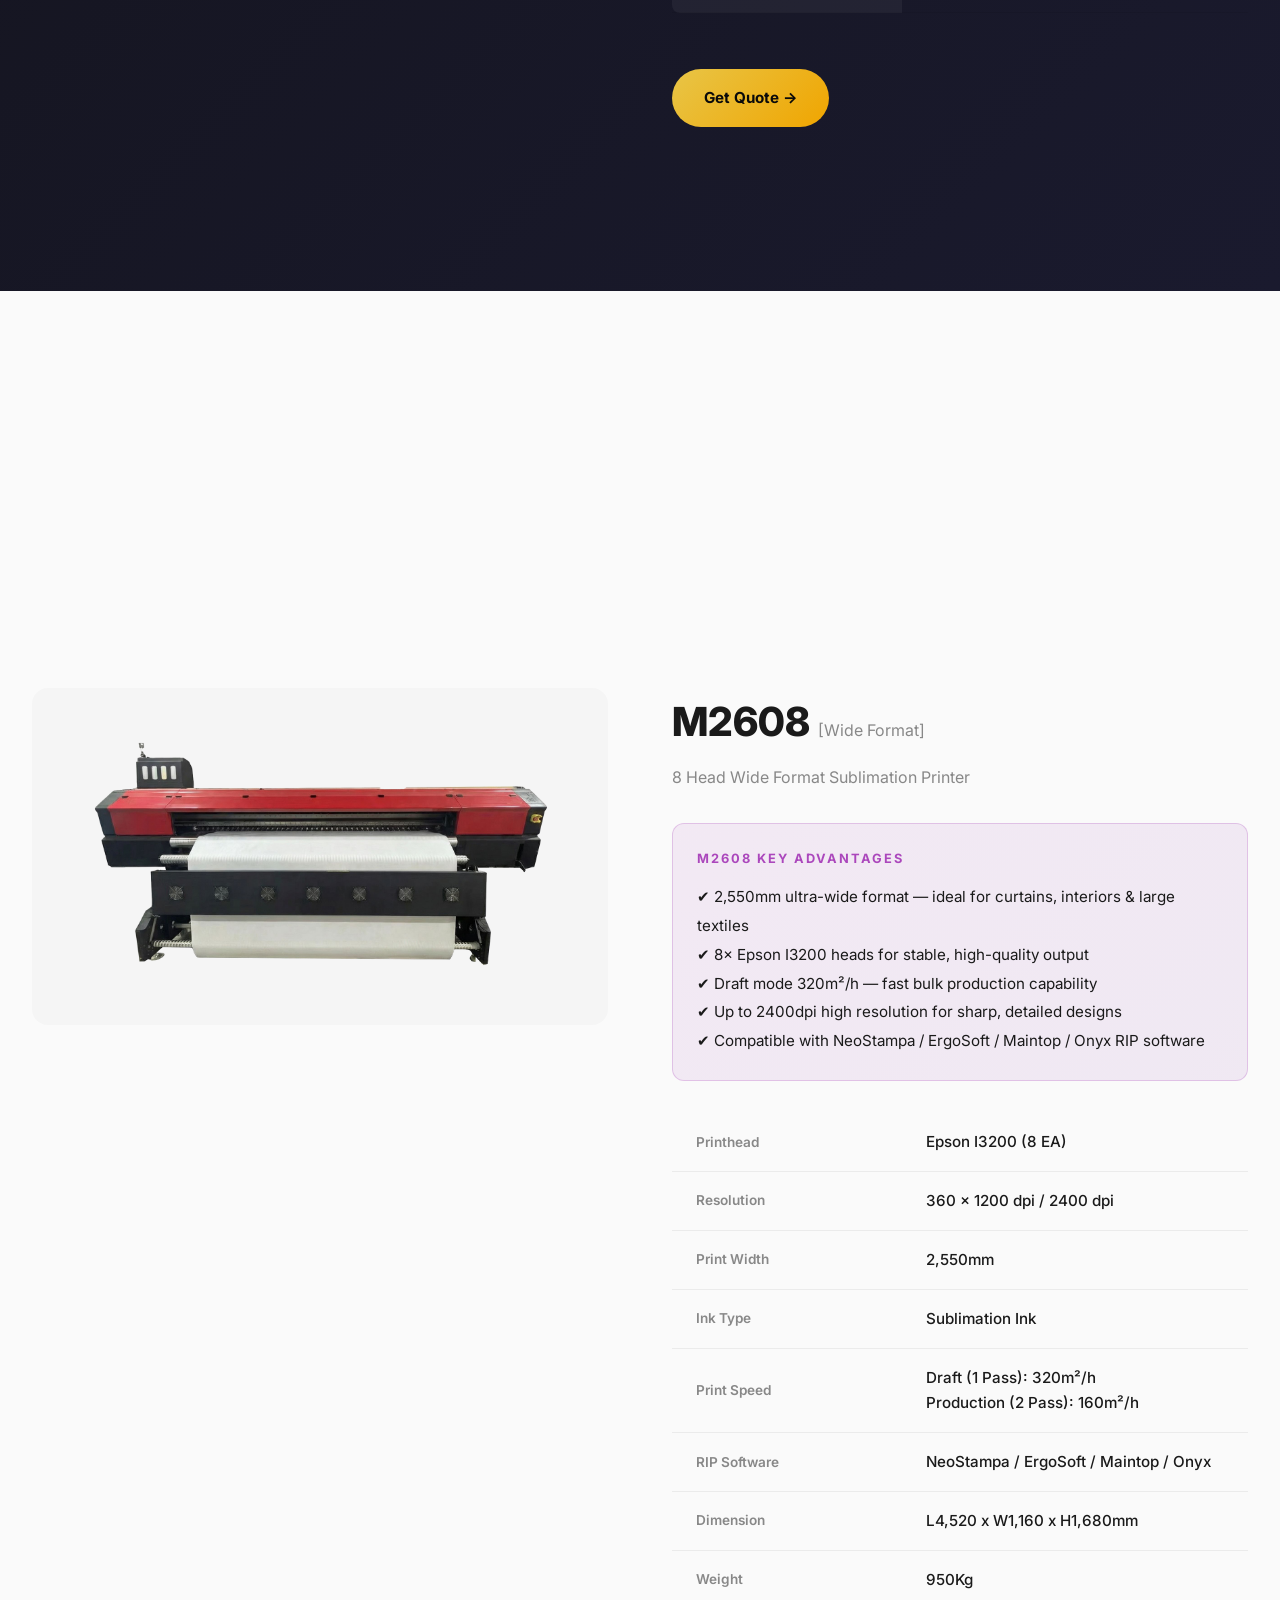
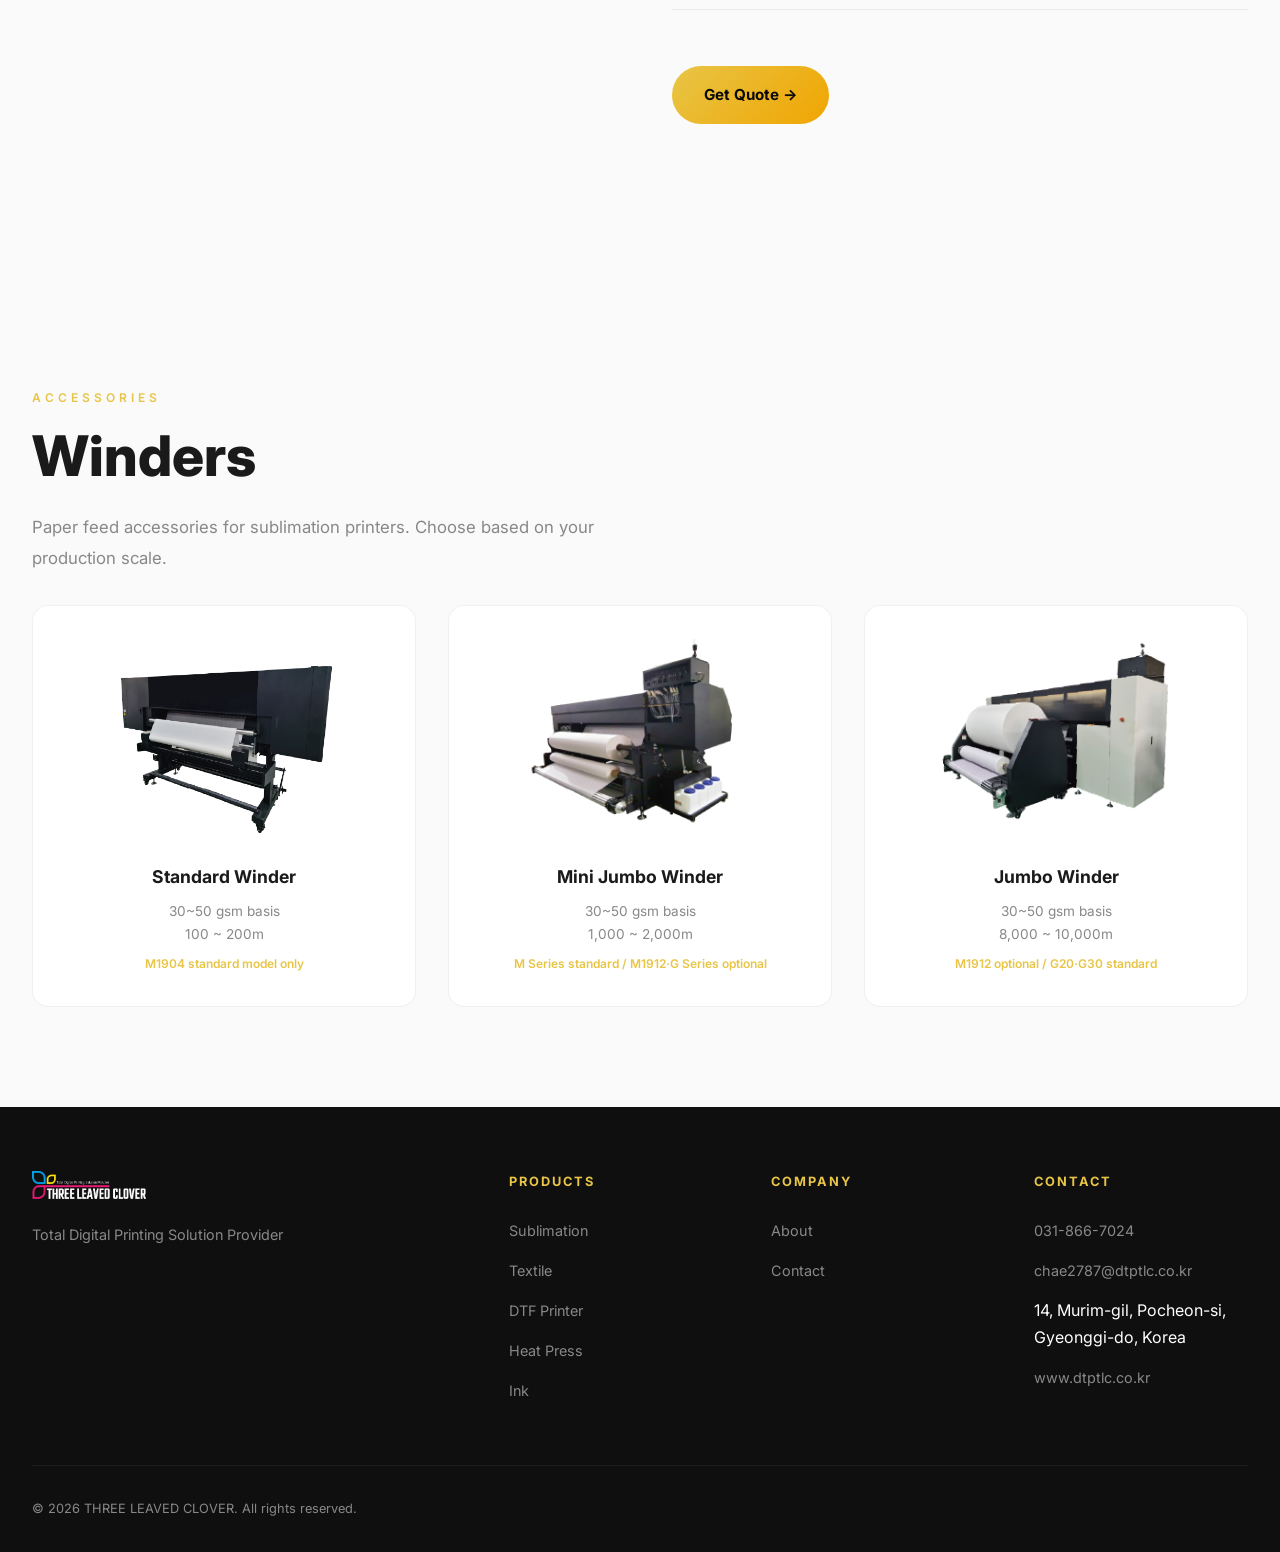
<file: en/sublimation.html>
<!DOCTYPE html>
<html lang="en">
<head>
  <meta charset="UTF-8">
  <meta name="viewport" content="width=device-width, initial-scale=1.0">
  <title>Sublimation Printers | THREE LEAVED CLOVER</title>
  <link href="https://fonts.googleapis.com/css2?family=Inter:wght@400;500;600;700;800;900&display=swap" rel="stylesheet">
  <link rel="stylesheet" href="../css/style.css">
</head>
<body>

  <!-- Navigation -->
  <nav class="navbar">
    <div class="nav-inner">
      <a href="index.html" class="nav-logo"><img src="../장비별 사진/logo/logo eng.png" alt="TLC"></a>
      <div class="nav-links">
        <a href="index.html">Home</a>
        <a href="sublimation.html" class="active">Sublimation</a>
        <a href="textile.html">Textile</a>
        <a href="dtf.html">DTF Printer</a>
        <a href="heatpress.html">Heat Press</a>
        <a href="ink.html">Ink</a>
        <a href="contact.html" class="nav-cta">Contact</a>
      </div>
      <div class="lang-switch"><a href="../sublimation.html">KR</a><a href="sublimation.html" class="lang-active">EN</a></div>
      <div class="hamburger"><span></span><span></span><span></span></div>
    </div>
  </nav>

  <!-- Page Hero -->
  <section class="page-hero">
    <div class="container">
      <div class="breadcrumb">
        <a href="index.html">Home</a><span class="sep">/</span><span>Sublimation</span>
      </div>
      <div class="section-label">Sublimation Printers</div>
      <h1 class="section-title" style="color:#fff;">Sublimation Printers<br>M & G Series · Wide Format</h1>
      <p class="section-desc">From 4 to 30 printheads, 1,830mm to 2,550mm wide — scalable sublimation solutions for every need.</p>
    </div>
  </section>

  <!-- M Series -->
  <section class="section">
    <div class="container">
      <div class="fade-up">
        <div class="section-label">M Series</div>
        <div class="section-title">Standard Sublimation Printers</div>
        <p class="section-desc">Reliable performance with flexible head configurations to match any production environment.</p>
      </div>

      <!-- M1904 / M1906 / M1908 -->
      <div style="margin-top:3rem;" class="fade-up">
        <div class="product-detail">
          <div class="product-image-main">
            <img src="../장비별 사진/printers/1908.png" alt="M1904 / M1906 / M1908">
          </div>
          <div class="product-info">
            <h2>M1904 / M1906 / M1908</h2>
            <p class="tagline">4 / 6 / 8 Head Sublimation Printer</p>

            <div style="background: linear-gradient(135deg, rgba(232,197,71,0.08), rgba(240,165,0,0.08)); border:1px solid rgba(232,197,71,0.2); border-radius:12px; padding:1.5rem; margin:1.5rem 0;">
              <h4 style="color:#e8c547; font-size:0.8rem; letter-spacing:2px; margin-bottom:0.8rem;">M SERIES KEY ADVANTAGES</h4>
              <p style="font-size:0.95rem; line-height:1.9; color:var(--text-dark);">
                &#10004; Scalable 4/6/8 head configuration for any production scale<br>
                &#10004; M1906 supports 6 colors (CMYK+Fluorescent) for wider color gamut<br>
                &#10004; M1908 achieves MAX 300m²/h — 2x faster than standard models<br>
                &#10004; Mini Jumbo winder standard for continuous long-run printing<br>
                &#10004; Flexible configurations match production size and requirements
              </p>
            </div>

            <table class="spec-table">
              <tr><th>Printhead</th><td>M1904: 4 EA / M1906: 6 EA / M1908: 8 EA</td></tr>
              <tr><th>Print Width</th><td>1,830mm</td></tr>
              <tr><th>Media</th><td>Standard: 30~50gsm basis 200~300m (M1904 only)<br>Mini Jumbo: 30~50gsm basis 1,000~2,000m (standard)</td></tr>
              <tr><th>Colors</th><td>M1904: 4 colors (CMYK) *1L external ink tank<br>M1906: 6 colors (CMYK FP FY)<br>M1908: 4 colors (CMYK) *1L external ink tank</td></tr>
              <tr><th>Print Speed</th><td>M1904/M1906: MAX 150m²/h, QUALITY 75m²/h<br>M1908: MAX 300m²/h, QUALITY 150m²/h</td></tr>
              <tr><th>RIP Software</th><td>ERGO SOFT (optional)</td></tr>
              <tr><th>Dimension</th><td>Standard: W3,490 x L1,900 x H2,280mm<br>With Mini Jumbo: W3,490 x L3,050 x H2,280mm</td></tr>
              <tr><th>Weight</th><td>M1904: 920Kg / M1906: 930Kg / M1908: 940Kg</td></tr>
            </table>
            <a href="contact.html" class="btn-primary" style="margin-top:1.5rem;">Get Quote &rarr;</a>
          </div>
        </div>
      </div>

      <!-- M1912 -->
      <div style="margin-top:5rem; border-top: 1px solid rgba(0,0,0,0.06); padding-top: 4rem;" class="fade-up">
        <div class="product-detail">
          <div class="product-image-main">
            <img src="../장비별 사진/printers/1912.png" alt="M1912">
          </div>
          <div class="product-info">
            <h2>M1912</h2>
            <p class="tagline">12 Head High-Speed Sublimation Printer</p>

            <div style="background: linear-gradient(135deg, rgba(232,197,71,0.08), rgba(240,165,0,0.08)); border:1px solid rgba(232,197,71,0.2); border-radius:12px; padding:1.5rem; margin:1.5rem 0;">
              <h4 style="color:#e8c547; font-size:0.8rem; letter-spacing:2px; margin-bottom:0.8rem;">M1912 KEY ADVANTAGES</h4>
              <p style="font-size:0.95rem; line-height:1.9; color:var(--text-dark);">
                &#10004; 12-head configuration delivers MAX 450m²/h high-speed printing<br>
                &#10004; Mini Jumbo/Jumbo winder compatible — up to 10,000m continuous output<br>
                &#10004; 17L large capacity external ink tank option to minimize ink refills<br>
                &#10004; Top-tier M Series model, perfect for mid-to-large production facilities<br>
                &#10004; Designed for high-volume printing operations
              </p>
            </div>

            <table class="spec-table">
              <tr><th>Printhead</th><td>12 EA</td></tr>
              <tr><th>Print Width</th><td>1,830mm</td></tr>
              <tr><th>Media</th><td>Mini Jumbo: 30~50gsm basis 1,000~2,000m (standard)<br>Jumbo: 30~50gsm basis 8,000~10,000m (optional)</td></tr>
              <tr><th>Colors</th><td>4 colors (CMYK) *17L external ink tank (optional)</td></tr>
              <tr><th>Print Speed</th><td>MAX 450m²/h / QUALITY 225m²/h</td></tr>
              <tr><th>RIP Software</th><td>ERGO SOFT (optional)</td></tr>
              <tr><th>Dimension</th><td>Mini Jumbo: W3,500 x L3,050 x H2,280mm<br>Jumbo: W3,500 x L3,050 x H2,280mm</td></tr>
              <tr><th>Weight</th><td>1,030Kg</td></tr>
            </table>
            <a href="contact.html" class="btn-primary" style="margin-top:1.5rem;">Get Quote &rarr;</a>
          </div>
        </div>
      </div>
    </div>
  </section>

  <!-- G Series -->
  <section class="section dark-section" id="g-series">
    <div class="container">
      <div class="fade-up">
        <div class="section-label">G Series</div>
        <div class="section-title" style="color:#fff;">High Production Line</div>
        <p class="section-desc">20~30 head configuration delivers industry-leading productivity.</p>
      </div>

      <!-- G20 -->
      <div style="margin-top:3rem;" class="fade-up">
        <div class="product-detail">
          <div class="product-image-main" style="background: rgba(255,255,255,0.03); border: 1px solid rgba(255,255,255,0.08);">
            <img src="../장비별 사진/printers/G20.png" alt="G20">
          </div>
          <div class="product-info">
            <h2 style="color:#fff;">G20</h2>
            <p class="tagline" style="color:rgba(255,255,255,0.5);">20 Head Production Sublimation Printer</p>

            <div style="background: linear-gradient(135deg, rgba(0,180,216,0.1), rgba(0,119,182,0.1)); border:1px solid rgba(0,180,216,0.25); border-radius:12px; padding:1.5rem; margin:1.5rem 0;">
              <h4 style="color:#00b4d8; font-size:0.8rem; letter-spacing:2px; margin-bottom:0.8rem;">G20 KEY ADVANTAGES</h4>
              <p style="font-size:0.95rem; line-height:1.9; color:rgba(255,255,255,0.85);">
                &#10004; 20-head carriage for industrial-grade MAX 740m²/h speed<br>
                &#10004; Jumbo winder standard — 8,000~10,000m non-stop production<br>
                &#10004; 25L large capacity ink tank option for extended unattended operation<br>
                &#10004; Optimized for large-scale production lines<br>
                &#10004; Built for non-stop mass production
              </p>
            </div>

            <table class="spec-table" style="color:#fff;">
              <tr><th style="background:rgba(255,255,255,0.05); color:var(--text-muted);">Printhead</th><td>20 EA</td></tr>
              <tr><th style="background:rgba(255,255,255,0.05); color:var(--text-muted);">Print Width</th><td>1,830mm</td></tr>
              <tr><th style="background:rgba(255,255,255,0.05); color:var(--text-muted);">Media</th><td>Jumbo: 30~50gsm basis 8,000~10,000m (standard)</td></tr>
              <tr><th style="background:rgba(255,255,255,0.05); color:var(--text-muted);">Colors</th><td>4 colors (CMYK) *25L external ink tank (optional)</td></tr>
              <tr><th style="background:rgba(255,255,255,0.05); color:var(--text-muted);">Print Speed</th><td>MAX 740m²/h / QUALITY 370m²/h</td></tr>
              <tr><th style="background:rgba(255,255,255,0.05); color:var(--text-muted);">RIP Software</th><td>ERGO SOFT (optional)</td></tr>
              <tr><th style="background:rgba(255,255,255,0.05); color:var(--text-muted);">Dimension</th><td>W4,550 x L3,550 x H2,250mm</td></tr>
              <tr><th style="background:rgba(255,255,255,0.05); color:var(--text-muted);">Weight</th><td>1,400Kg</td></tr>
            </table>
            <a href="contact.html" class="btn-primary" style="margin-top:1.5rem;">Get Quote &rarr;</a>
          </div>
        </div>
      </div>

      <!-- G30 -->
      <div style="margin-top:5rem; border-top: 1px solid rgba(255,255,255,0.05); padding-top: 4rem;" class="fade-up">
        <div class="product-detail">
          <div class="product-image-main" style="background: rgba(255,255,255,0.03); border: 1px solid rgba(255,255,255,0.08);">
            <img src="../장비별 사진/printers/G30.png" alt="G30">
          </div>
          <div class="product-info">
            <h2 style="color:#fff;">G30</h2>
            <p class="tagline" style="color:rgba(255,255,255,0.5);">30 Head Ultimate Production Printer</p>

            <div style="background: linear-gradient(135deg, rgba(0,180,216,0.1), rgba(0,119,182,0.1)); border:1px solid rgba(0,180,216,0.25); border-radius:12px; padding:1.5rem; margin:1.5rem 0;">
              <h4 style="color:#00b4d8; font-size:0.8rem; letter-spacing:2px; margin-bottom:0.8rem;">G30 KEY ADVANTAGES</h4>
              <p style="font-size:0.95rem; line-height:1.9; color:rgba(255,255,255,0.85);">
                &#10004; 30 heads — industry-leading MAX 1,050m²/h, QUALITY 530m²/h<br>
                &#10004; Over 1,000m² per hour, enabling 24/7 full-scale production<br>
                &#10004; 25L external ink tank for extended unattended operation<br>
                &#10004; Essential equipment for maximum-capacity facilities<br>
                &#10004; Designed for 24/7 full-scale industrial production lines
              </p>
            </div>

            <table class="spec-table" style="color:#fff;">
              <tr><th style="background:rgba(255,255,255,0.05); color:var(--text-muted);">Printhead</th><td>30 EA</td></tr>
              <tr><th style="background:rgba(255,255,255,0.05); color:var(--text-muted);">Print Width</th><td>1,830mm</td></tr>
              <tr><th style="background:rgba(255,255,255,0.05); color:var(--text-muted);">Media</th><td>Jumbo: 30~50gsm basis 8,000~10,000m (standard)</td></tr>
              <tr><th style="background:rgba(255,255,255,0.05); color:var(--text-muted);">Colors</th><td>4 colors (CMYK) *25L external ink tank (optional)</td></tr>
              <tr><th style="background:rgba(255,255,255,0.05); color:var(--text-muted);">Print Speed</th><td>MAX 1,050m²/h / QUALITY 530m²/h</td></tr>
              <tr><th style="background:rgba(255,255,255,0.05); color:var(--text-muted);">RIP Software</th><td>ERGO SOFT (optional)</td></tr>
              <tr><th style="background:rgba(255,255,255,0.05); color:var(--text-muted);">Dimension</th><td>W4,550 x L3,550 x H2,250mm</td></tr>
              <tr><th style="background:rgba(255,255,255,0.05); color:var(--text-muted);">Weight</th><td>1,450Kg</td></tr>
            </table>
            <a href="contact.html" class="btn-primary" style="margin-top:1.5rem;">Get Quote &rarr;</a>
          </div>
        </div>
      </div>
    </div>
  </section>

  <!-- Wide Format Sublimation - M2608 -->
  <section class="section" id="wide-format">
    <div class="container">
      <div class="fade-up">
        <div class="section-label">Wide Format</div>
        <div class="section-title">M2608</div>
        <p class="section-desc">2,550mm ultra-wide print width — specialized for large-format sublimation printing.</p>
      </div>

      <div style="margin-top:3rem;" class="fade-up">
        <div class="product-detail">
          <div class="product-image-main">
            <img src="../장비별 사진/printers/M2608.png" alt="M2608">
          </div>
          <div class="product-info">
            <h2>M2608 <span style="font-size:1rem; color:var(--text-muted); font-weight:400;">[Wide Format]</span></h2>
            <p class="tagline">8 Head Wide Format Sublimation Printer</p>

            <div style="background: linear-gradient(135deg, rgba(156,39,176,0.08), rgba(123,31,162,0.08)); border:1px solid rgba(156,39,176,0.2); border-radius:12px; padding:1.5rem; margin:1.5rem 0;">
              <h4 style="color:#ab47bc; font-size:0.8rem; letter-spacing:2px; margin-bottom:0.8rem;">M2608 KEY ADVANTAGES</h4>
              <p style="font-size:0.95rem; line-height:1.9; color:var(--text-dark);">
                &#10004; 2,550mm ultra-wide format — ideal for curtains, interiors & large textiles<br>
                &#10004; 8× Epson I3200 heads for stable, high-quality output<br>
                &#10004; Draft mode 320m²/h — fast bulk production capability<br>
                &#10004; Up to 2400dpi high resolution for sharp, detailed designs<br>
                &#10004; Compatible with NeoStampa / ErgoSoft / Maintop / Onyx RIP software
              </p>
            </div>

            <table class="spec-table">
              <tr><th>Printhead</th><td>Epson I3200 (8 EA)</td></tr>
              <tr><th>Resolution</th><td>360 x 1200 dpi / 2400 dpi</td></tr>
              <tr><th>Print Width</th><td>2,550mm</td></tr>
              <tr><th>Ink Type</th><td>Sublimation Ink</td></tr>
              <tr><th>Print Speed</th><td>Draft (1 Pass): 320m²/h<br>Production (2 Pass): 160m²/h</td></tr>
              <tr><th>RIP Software</th><td>NeoStampa / ErgoSoft / Maintop / Onyx</td></tr>
              <tr><th>Dimension</th><td>L4,520 x W1,160 x H1,680mm</td></tr>
              <tr><th>Weight</th><td>950Kg</td></tr>
            </table>
            <a href="contact.html" class="btn-primary" style="margin-top:1.5rem;">Get Quote &rarr;</a>
          </div>
        </div>
      </div>
    </div>
  </section>

  <!-- Accessories / Winders -->
  <section class="section" id="accessories">
    <div class="container">
      <div class="fade-up">
        <div class="section-label">Accessories</div>
        <div class="section-title">Winders</div>
        <p class="section-desc">Paper feed accessories for sublimation printers. Choose based on your production scale.</p>
      </div>

      <div class="accessory-grid fade-up" style="margin-top:2rem;">
        <div class="accessory-card" style="background:#fff; border:1px solid rgba(0,0,0,0.06);">
          <img src="../장비별 사진/accessories/Standard winder.png" alt="Standard Winder">
          <h4 style="color:var(--text-dark);">Standard Winder</h4>
          <p style="color:var(--text-muted);">30~50 gsm basis<br>100 ~ 200m</p>
          <p style="font-size:0.75rem; color:var(--accent); margin-top:0.5rem; font-weight:600;">M1904 standard model only</p>
        </div>
        <div class="accessory-card" style="background:#fff; border:1px solid rgba(0,0,0,0.06);">
          <img src="../장비별 사진/accessories/Mini jumbo winder.png" alt="Mini Jumbo Winder">
          <h4 style="color:var(--text-dark);">Mini Jumbo Winder</h4>
          <p style="color:var(--text-muted);">30~50 gsm basis<br>1,000 ~ 2,000m</p>
          <p style="font-size:0.75rem; color:var(--accent); margin-top:0.5rem; font-weight:600;">M Series standard / M1912·G Series optional</p>
        </div>
        <div class="accessory-card" style="background:#fff; border:1px solid rgba(0,0,0,0.06);">
          <img src="../장비별 사진/accessories/Jumbo winder.png" alt="Jumbo Winder">
          <h4 style="color:var(--text-dark);">Jumbo Winder</h4>
          <p style="color:var(--text-muted);">30~50 gsm basis<br>8,000 ~ 10,000m</p>
          <p style="font-size:0.75rem; color:var(--accent); margin-top:0.5rem; font-weight:600;">M1912 optional / G20·G30 standard</p>
        </div>
      </div>
    </div>
  </section>

  <!-- Footer -->
  <footer class="footer">
    <div class="container">
      <div class="footer-grid">
        <div class="footer-brand">
          <img src="../장비별 사진/logo/logo eng.png" alt="TLC">
          <p>Total Digital Printing Solution Provider</p>
        </div>
        <div>
          <h4>Products</h4>
          <ul>
            <li><a href="sublimation.html">Sublimation</a></li>
            <li><a href="textile.html">Textile</a></li>
            <li><a href="dtf.html">DTF Printer</a></li>
            <li><a href="heatpress.html">Heat Press</a></li>
            <li><a href="ink.html">Ink</a></li>
          </ul>
        </div>
        <div>
          <h4>Company</h4>
          <ul>
            <li><a href="index.html">About</a></li>
            <li><a href="contact.html">Contact</a></li>
          </ul>
        </div>
        <div>
          <h4>Contact</h4>
          <ul>
            <li><a href="tel:031-866-7024">031-866-7024</a></li>
            <li><a href="mailto:chae2787@dtptlc.co.kr">chae2787@dtptlc.co.kr</a></li>
            <li>14, Murim-gil, Pocheon-si, Gyeonggi-do, Korea</li>
            <li><a href="https://www.dtptlc.co.kr" target="_blank">www.dtptlc.co.kr</a></li>
          </ul>
        </div>
      </div>
      <div class="footer-bottom">
        <span>&copy; 2026 THREE LEAVED CLOVER. All rights reserved.</span>
      </div>
    </div>
  </footer>
  <script src="../js/main.js"></script>
</body>
</html>
</file>
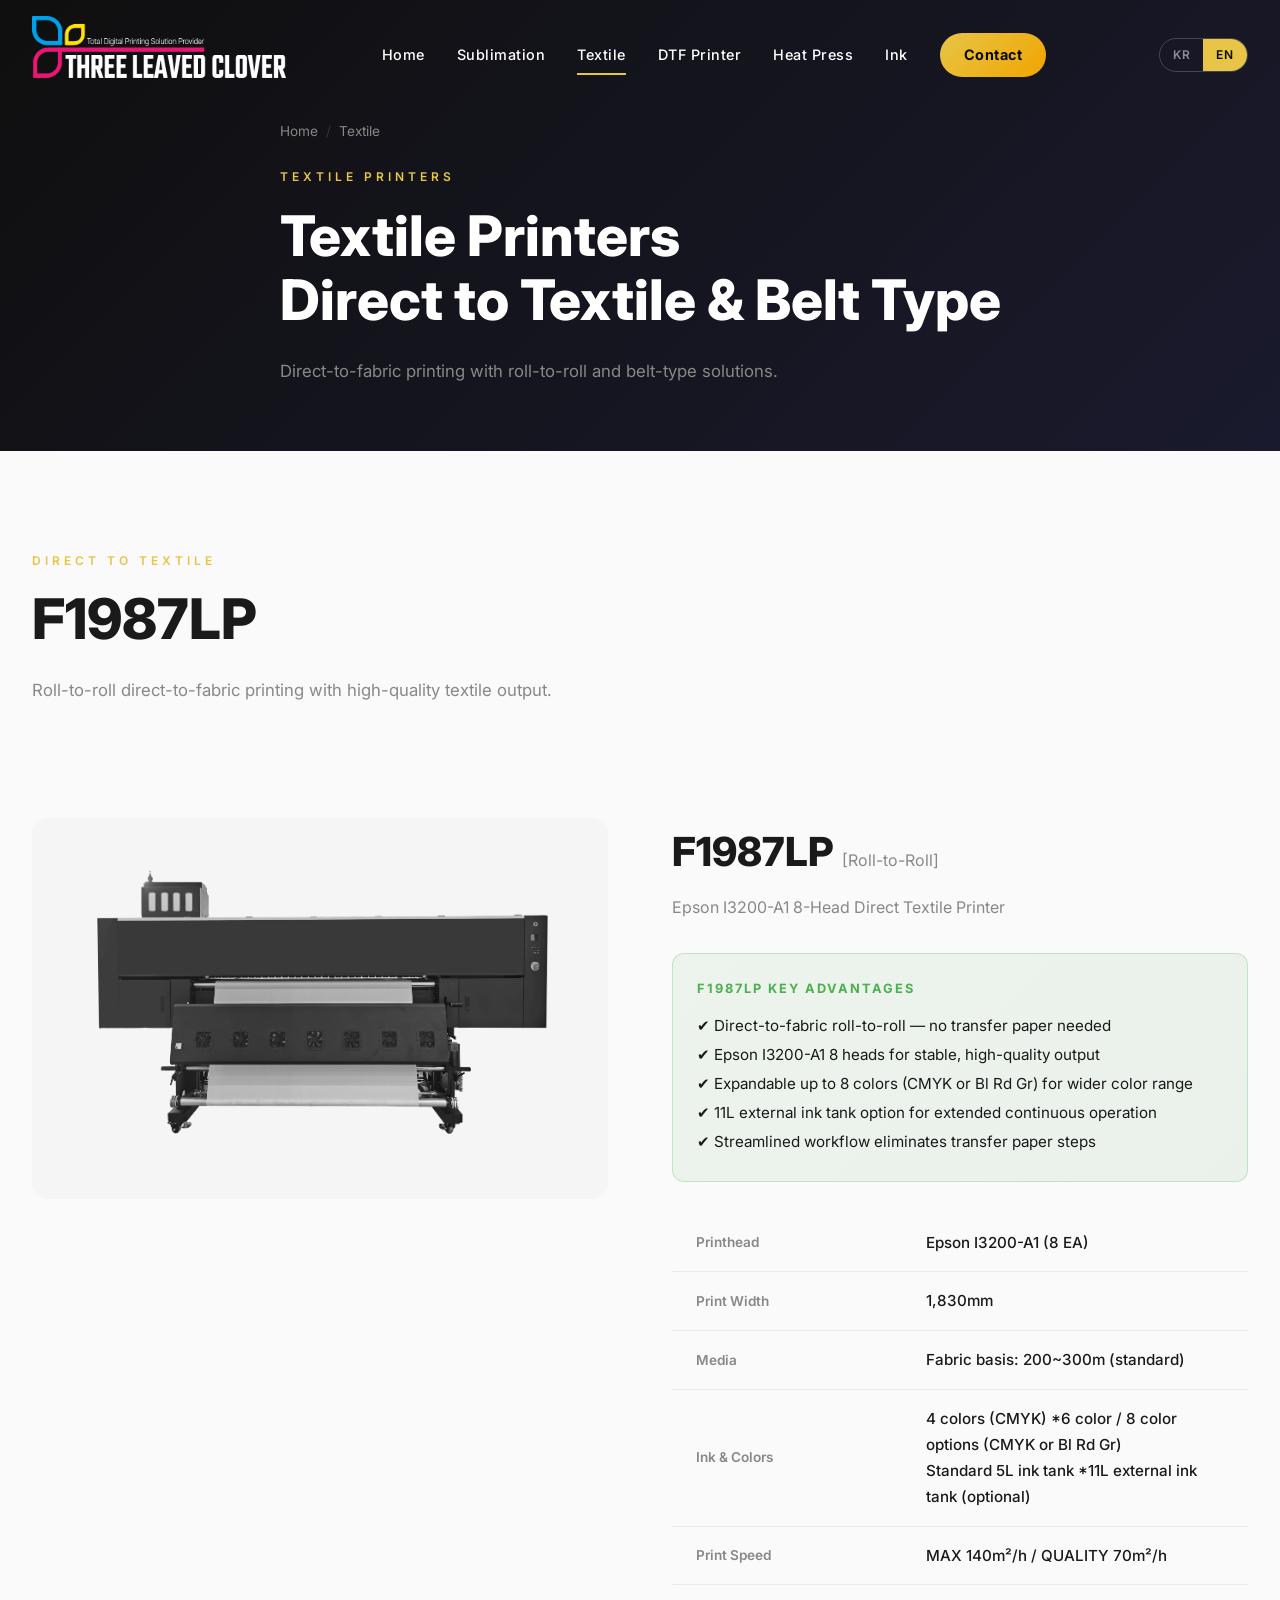
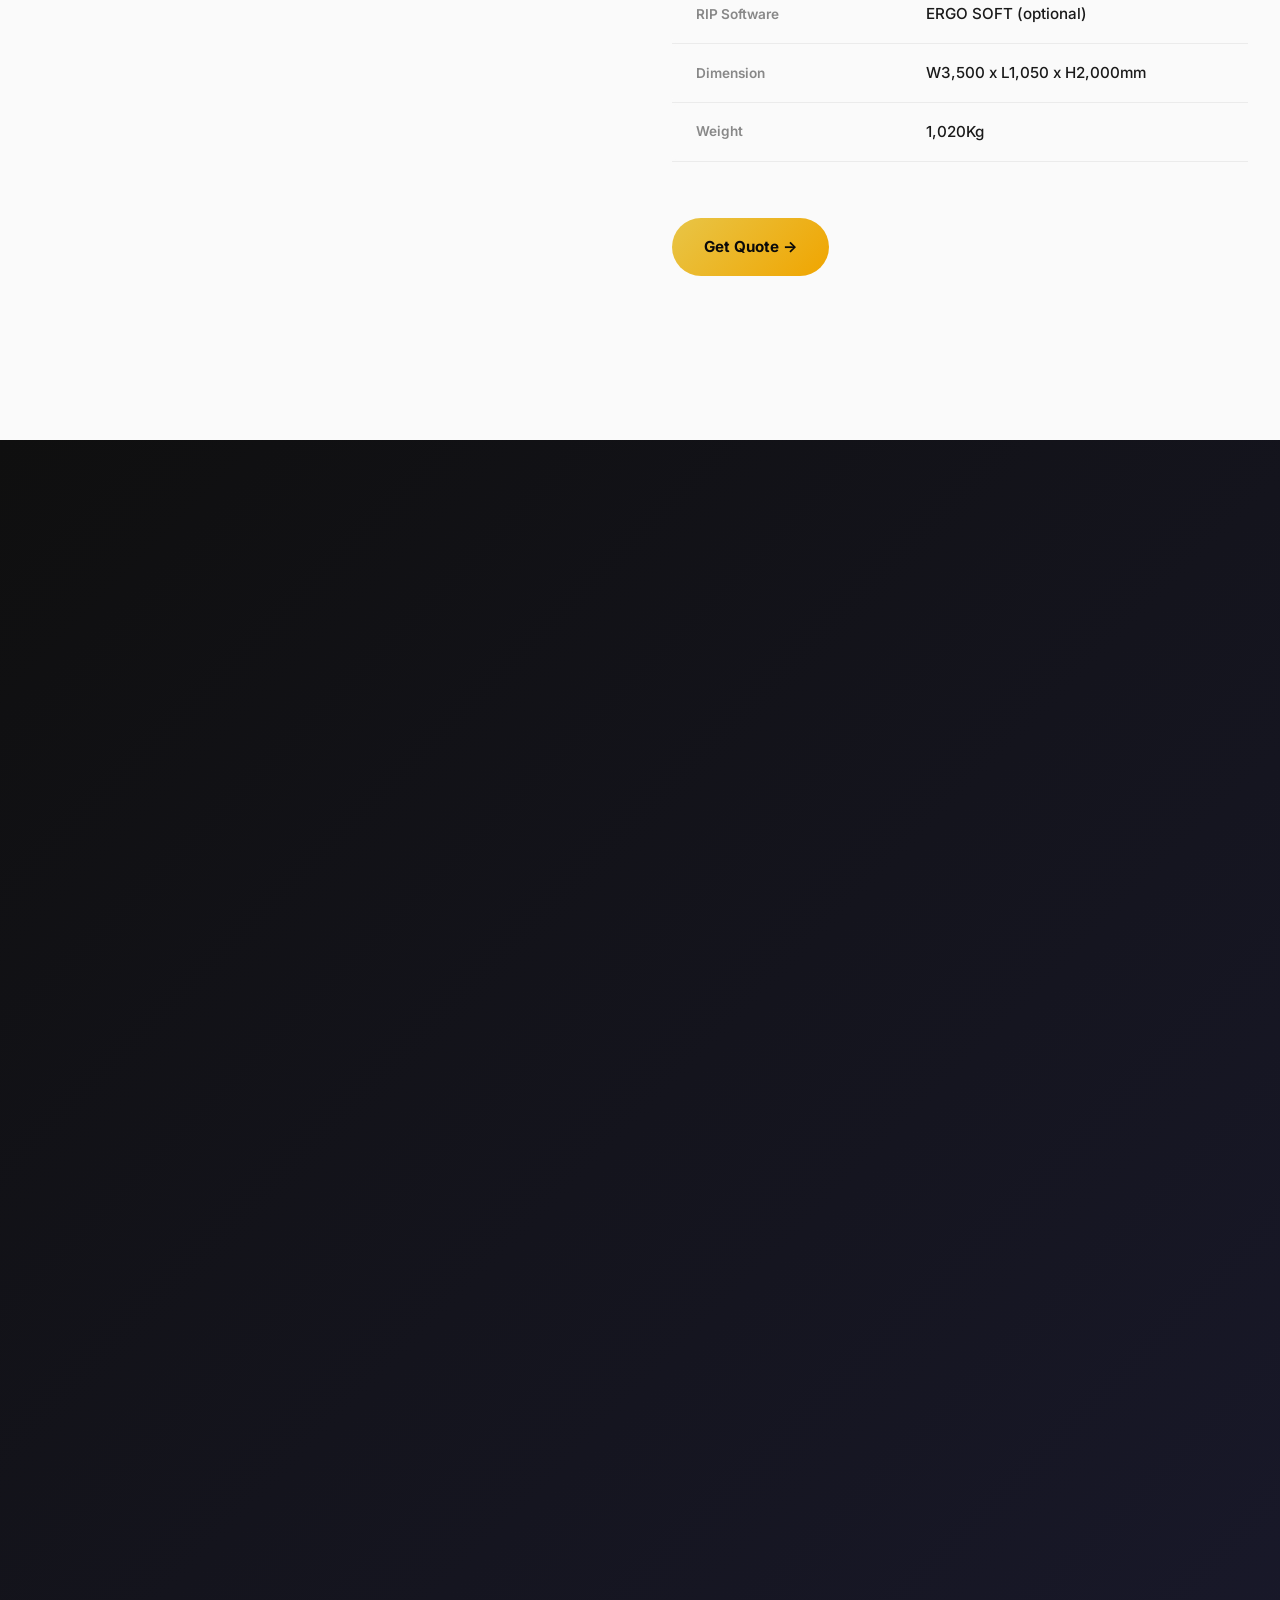
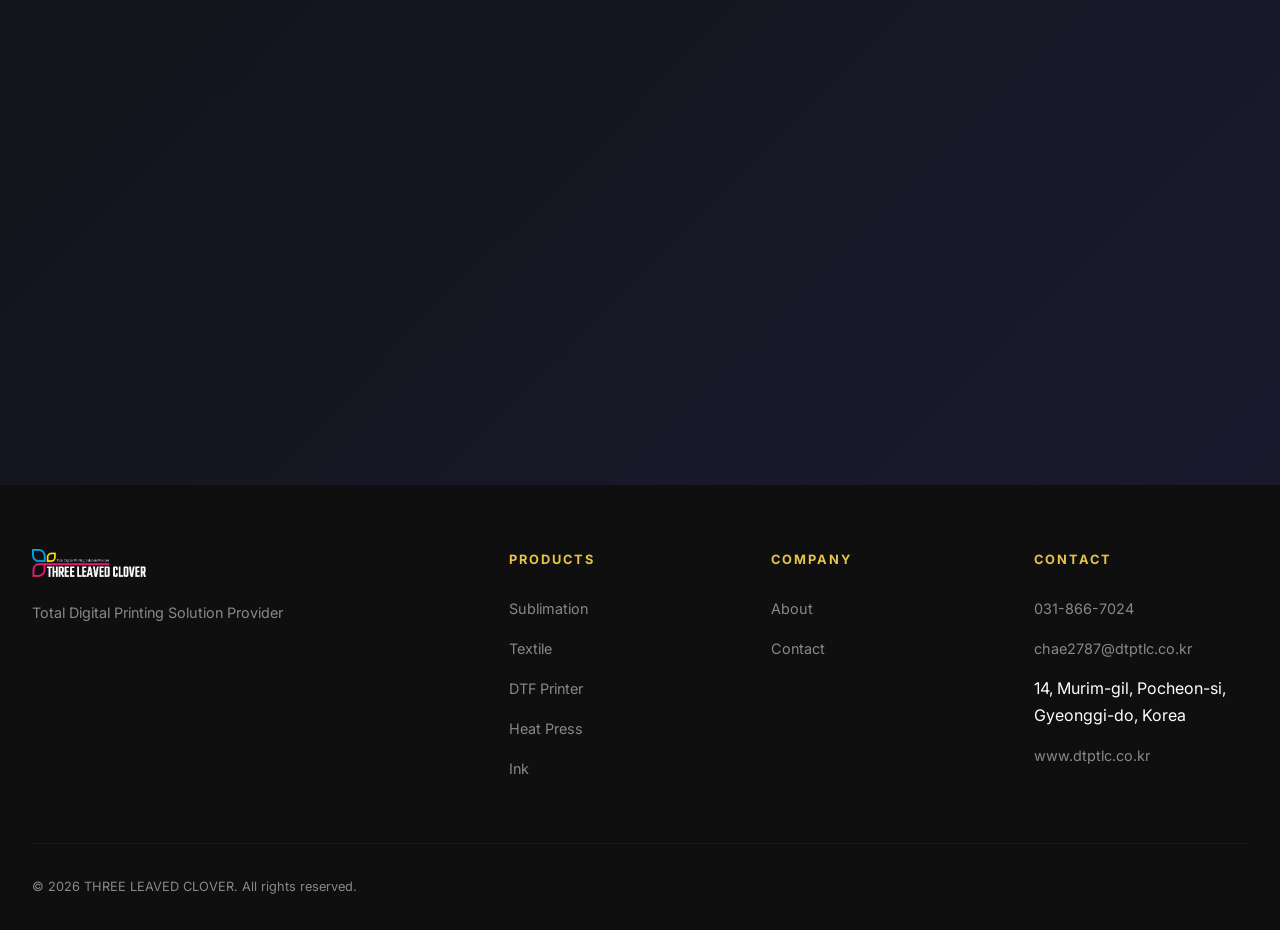
<file: en/textile.html>
<!DOCTYPE html>
<html lang="en">
<head>
  <meta charset="UTF-8">
  <meta name="viewport" content="width=device-width, initial-scale=1.0">
  <title>Textile Printers | THREE LEAVED CLOVER</title>
  <link href="https://fonts.googleapis.com/css2?family=Inter:wght@400;500;600;700;800;900&display=swap" rel="stylesheet">
  <link rel="stylesheet" href="../css/style.css">
</head>
<body>

  <!-- Navigation -->
  <nav class="navbar">
    <div class="nav-inner">
      <a href="index.html" class="nav-logo"><img src="../장비별 사진/logo/logo eng.png" alt="TLC"></a>
      <div class="nav-links">
        <a href="index.html">Home</a>
        <a href="sublimation.html">Sublimation</a>
        <a href="textile.html" class="active">Textile</a>
        <a href="dtf.html">DTF Printer</a>
        <a href="heatpress.html">Heat Press</a>
        <a href="ink.html">Ink</a>
        <a href="contact.html" class="nav-cta">Contact</a>
      </div>
      <div class="lang-switch"><a href="../textile.html">KR</a><a href="textile.html" class="lang-active">EN</a></div>
      <div class="hamburger"><span></span><span></span><span></span></div>
    </div>
  </nav>

  <!-- Page Hero -->
  <section class="page-hero">
    <div class="container">
      <div class="breadcrumb">
        <a href="index.html">Home</a><span class="sep">/</span><span>Textile</span>
      </div>
      <div class="section-label">Textile Printers</div>
      <h1 class="section-title" style="color:#fff;">Textile Printers<br>Direct to Textile & Belt Type</h1>
      <p class="section-desc">Direct-to-fabric printing with roll-to-roll and belt-type solutions.</p>
    </div>
  </section>

  <!-- F1987LP -->
  <section class="section">
    <div class="container">
      <div class="fade-up">
        <div class="section-label">Direct to Textile</div>
        <div class="section-title">F1987LP</div>
        <p class="section-desc">Roll-to-roll direct-to-fabric printing with high-quality textile output.</p>
      </div>

      <div style="margin-top:3rem;" class="fade-up">
        <div class="product-detail">
          <div class="product-image-main">
            <img src="../장비별 사진/printers/F1987.png" alt="F1987LP">
          </div>
          <div class="product-info">
            <h2>F1987LP <span style="font-size:1rem; color:var(--text-muted); font-weight:400;">[Roll-to-Roll]</span></h2>
            <p class="tagline">Epson I3200-A1 8-Head Direct Textile Printer</p>

            <div style="background: linear-gradient(135deg, rgba(76,175,80,0.08), rgba(56,142,60,0.08)); border:1px solid rgba(76,175,80,0.25); border-radius:12px; padding:1.5rem; margin:1.5rem 0;">
              <h4 style="color:#4caf50; font-size:0.8rem; letter-spacing:2px; margin-bottom:0.8rem;">F1987LP KEY ADVANTAGES</h4>
              <p style="font-size:0.95rem; line-height:1.9; color:var(--text-dark);">
                &#10004; Direct-to-fabric roll-to-roll — no transfer paper needed<br>
                &#10004; Epson I3200-A1 8 heads for stable, high-quality output<br>
                &#10004; Expandable up to 8 colors (CMYK or Bl Rd Gr) for wider color range<br>
                &#10004; 11L external ink tank option for extended continuous operation<br>
                &#10004; Streamlined workflow eliminates transfer paper steps
              </p>
            </div>

            <table class="spec-table">
              <tr><th>Printhead</th><td>Epson I3200-A1 (8 EA)</td></tr>
              <tr><th>Print Width</th><td>1,830mm</td></tr>
              <tr><th>Media</th><td>Fabric basis: 200~300m (standard)</td></tr>
              <tr><th>Ink & Colors</th><td>4 colors (CMYK) *6 color / 8 color options (CMYK or Bl Rd Gr)<br>Standard 5L ink tank *11L external ink tank (optional)</td></tr>
              <tr><th>Print Speed</th><td>MAX 140m²/h / QUALITY 70m²/h</td></tr>
              <tr><th>RIP Software</th><td>ERGO SOFT (optional)</td></tr>
              <tr><th>Dimension</th><td>W3,500 x L1,050 x H2,000mm</td></tr>
              <tr><th>Weight</th><td>1,020Kg</td></tr>
            </table>
            <a href="contact.html" class="btn-primary" style="margin-top:1.5rem;">Get Quote &rarr;</a>
          </div>
        </div>
      </div>
    </div>
  </section>

  <!-- K Series Belt Type -->
  <section class="section dark-section" id="belt">
    <div class="container">
      <div class="fade-up">
        <div class="section-label">Belt Type</div>
        <div class="section-title" style="color:#fff;">K16 / K24 / K32</div>
        <p class="section-desc">Kyocera EX600-based belt printers. Direct-to-fabric on various materials with scalable head count.</p>
      </div>

      <div style="margin-top:3rem;" class="fade-up">
        <div class="product-detail">
          <div class="product-image-main" style="background: rgba(255,255,255,0.03); border: 1px solid rgba(255,255,255,0.08);">
            <img src="../장비별 사진/printers/K32.png" alt="K Series Belt Type">
          </div>
          <div class="product-info">
            <h2 style="color:#fff;">K16 / K24 / K32 <span style="font-size:1rem; color:rgba(255,255,255,0.4); font-weight:400;">[Belt Type]</span></h2>
            <p class="tagline" style="color:rgba(255,255,255,0.5);">Kyocera EX600 Belt Printer — 16 / 24 / 32 Head</p>

            <div style="background: linear-gradient(135deg, rgba(255,152,0,0.1), rgba(245,124,0,0.1)); border:1px solid rgba(255,152,0,0.25); border-radius:12px; padding:1.5rem; margin:1.5rem 0;">
              <h4 style="color:#ff9800; font-size:0.8rem; letter-spacing:2px; margin-bottom:0.8rem;">K SERIES KEY ADVANTAGES</h4>
              <p style="font-size:0.95rem; line-height:1.9; color:rgba(255,255,255,0.85);">
                &#10004; Belt conveyor handles stretch fabrics, knits, and more<br>
                &#10004; Kyocera EX600 industrial heads for durability and stability<br>
                &#10004; 8 colors (CMYK+Or Bl Rd Gr) standard for vibrant color reproduction<br>
                &#10004; K32 single-pass at 1,050m²/h — ultra-high-speed printing<br>
                &#10004; Scalable from 16 to 32 heads for production flexibility
              </p>
            </div>

            <table class="spec-table" style="color:#fff;">
              <tr><th style="background:rgba(255,255,255,0.05); color:var(--text-muted);">Printhead</th><td>Kyocera EX600 (16 / 24 / 32 EA)</td></tr>
              <tr><th style="background:rgba(255,255,255,0.05); color:var(--text-muted);">Print Width</th><td>1,850mm</td></tr>
              <tr><th style="background:rgba(255,255,255,0.05); color:var(--text-muted);">Media</th><td>Specifications vary by configuration</td></tr>
              <tr><th style="background:rgba(255,255,255,0.05); color:var(--text-muted);">Ink & Colors</th><td>8 colors (CMYK Or Bl Rd Gr)<br>Standard 25L ink tank</td></tr>
              <tr><th style="background:rgba(255,255,255,0.05); color:var(--text-muted);">Print Speed</th><td>
                <strong>K16:</strong> 1 Pass 530m²/h / 2 Pass 260m²/h<br>
                <strong>K24:</strong> 1 Pass 790m²/h / 2 Pass 390m²/h<br>
                <strong>K32:</strong> 1 Pass 1,050m²/h / 2 Pass 520m²/h
              </td></tr>
              <tr><th style="background:rgba(255,255,255,0.05); color:var(--text-muted);">RIP Software</th><td>NeoStampa / ERGO SOFT</td></tr>
              <tr><th style="background:rgba(255,255,255,0.05); color:var(--text-muted);">Dimension</th><td>W2,100 x L5,500 x H1,900mm<br>* Dryer and winder set additional</td></tr>
              <tr><th style="background:rgba(255,255,255,0.05); color:var(--text-muted);">Weight</th><td>3,500Kg</td></tr>
            </table>
            <a href="contact.html" class="btn-primary" style="margin-top:1.5rem;">Get Quote &rarr;</a>
          </div>
        </div>
      </div>
    </div>
  </section>

  <!-- Footer -->
  <footer class="footer">
    <div class="container">
      <div class="footer-grid">
        <div class="footer-brand">
          <img src="../장비별 사진/logo/logo eng.png" alt="TLC">
          <p>Total Digital Printing Solution Provider</p>
        </div>
        <div><h4>Products</h4><ul><li><a href="sublimation.html">Sublimation</a></li><li><a href="textile.html">Textile</a></li><li><a href="dtf.html">DTF Printer</a></li><li><a href="heatpress.html">Heat Press</a></li><li><a href="ink.html">Ink</a></li></ul></div>
        <div><h4>Company</h4><ul><li><a href="index.html">About</a></li><li><a href="contact.html">Contact</a></li></ul></div>
        <div><h4>Contact</h4><ul><li><a href="tel:031-866-7024">031-866-7024</a></li><li><a href="mailto:chae2787@dtptlc.co.kr">chae2787@dtptlc.co.kr</a></li><li>14, Murim-gil, Pocheon-si, Gyeonggi-do, Korea</li><li><a href="https://www.dtptlc.co.kr" target="_blank">www.dtptlc.co.kr</a></li></ul></div>
      </div>
      <div class="footer-bottom">
        <span>&copy; 2026 THREE LEAVED CLOVER. All rights reserved.</span>
      </div>
    </div>
  </footer>
  <script src="../js/main.js"></script>
</body>
</html>
</file>
<file: css/style.css>
/* ===== TLC - THREE LEAVED CLOVER Website ===== */
/* Modern, Trendy Design with Korean/English Bilingual */

/* --- Reset & Base --- */
*, *::before, *::after {
  margin: 0; padding: 0; box-sizing: border-box;
}

:root {
  --primary: #0a0a0a;
  --accent: #e8c547;
  --accent2: #00b4d8;
  --bg-dark: #0f0f0f;
  --bg-light: #fafafa;
  --bg-card: #1a1a1a;
  --text-light: #ffffff;
  --text-dark: #1a1a1a;
  --text-muted: #888;
  --gradient1: linear-gradient(135deg, #0f0f0f 0%, #1a1a2e 100%);
  --gradient-accent: linear-gradient(135deg, #e8c547 0%, #f0a500 100%);
  --transition: 0.4s cubic-bezier(0.25, 0.46, 0.45, 0.94);
  --radius: 16px;
  --shadow: 0 20px 60px rgba(0,0,0,0.3);
}

html {
  scroll-behavior: smooth;
  font-size: 16px;
}

body {
  font-family: 'Pretendard', 'Inter', -apple-system, BlinkMacSystemFont, 'Segoe UI', sans-serif;
  color: var(--text-dark);
  background: var(--bg-light);
  line-height: 1.7;
  overflow-x: hidden;
}

a { text-decoration: none; color: inherit; transition: var(--transition); }
img { max-width: 100%; height: auto; display: block; }
ul { list-style: none; }

/* --- Typography --- */
.section-label {
  font-size: 0.75rem;
  letter-spacing: 4px;
  text-transform: uppercase;
  color: var(--accent);
  font-weight: 600;
  margin-bottom: 1rem;
}

.section-title {
  font-size: clamp(2rem, 5vw, 3.5rem);
  font-weight: 800;
  line-height: 1.15;
  margin-bottom: 1.5rem;
}

.section-desc {
  font-size: 1.05rem;
  color: var(--text-muted);
  max-width: 600px;
  line-height: 1.8;
}

/* --- Layout --- */
.container {
  max-width: 1280px;
  margin: 0 auto;
  padding: 0 2rem;
}

.section {
  padding: 100px 0;
}

/* --- Navigation --- */
.navbar {
  position: fixed;
  top: 0; left: 0; right: 0;
  z-index: 1000;
  padding: 1rem 0;
  transition: var(--transition);
  background: transparent;
}

.navbar.scrolled {
  background: rgba(10, 10, 10, 0.95);
  backdrop-filter: blur(20px);
  -webkit-backdrop-filter: blur(20px);
  padding: 0.6rem 0;
  box-shadow: 0 4px 30px rgba(0,0,0,0.3);
}

.nav-inner {
  display: flex;
  align-items: center;
  justify-content: space-between;
  max-width: 1280px;
  margin: 0 auto;
  padding: 0 2rem;
}

.nav-logo img {
  height: 78px;
  transition: var(--transition);
}

.nav-links {
  display: flex;
  gap: 2rem;
  align-items: center;
}

.nav-links a {
  color: var(--text-light);
  font-size: 0.9rem;
  font-weight: 500;
  letter-spacing: 0.5px;
  position: relative;
  padding: 0.5rem 0;
}

.nav-links a::after {
  content: '';
  position: absolute;
  bottom: 0;
  left: 0;
  width: 0;
  height: 2px;
  background: var(--accent);
  transition: var(--transition);
}

.nav-links a:hover::after,
.nav-links a.active::after {
  width: 100%;
}

.nav-cta {
  background: var(--gradient-accent) !important;
  color: var(--primary) !important;
  padding: 0.6rem 1.5rem !important;
  border-radius: 50px;
  font-weight: 700 !important;
}

.nav-cta::after { display: none !important; }
.nav-cta:hover { transform: translateY(-2px); box-shadow: 0 8px 25px rgba(232, 197, 71, 0.3); }

/* Language Switcher */
.lang-switch {
  display: flex;
  align-items: center;
  gap: 0;
  margin-left: 1rem;
  border: 1px solid rgba(255,255,255,0.2);
  border-radius: 50px;
  overflow: hidden;
}

.lang-switch a {
  padding: 0.35rem 0.8rem !important;
  font-size: 0.75rem !important;
  font-weight: 600 !important;
  letter-spacing: 1px;
  color: rgba(255,255,255,0.5) !important;
  transition: var(--transition);
}

.lang-switch a::after { display: none !important; }

.lang-switch a.lang-active {
  background: var(--accent);
  color: var(--primary) !important;
}

.lang-switch a:hover:not(.lang-active) {
  color: rgba(255,255,255,0.9) !important;
}

/* Hamburger */
.hamburger {
  display: none;
  flex-direction: column;
  gap: 5px;
  cursor: pointer;
  z-index: 1001;
}

.hamburger span {
  width: 25px; height: 2px;
  background: var(--text-light);
  transition: var(--transition);
}

/* --- Hero Section --- */
.hero {
  min-height: 100vh;
  background: var(--gradient1);
  display: flex;
  align-items: center;
  position: relative;
  overflow: hidden;
}

.hero.hero-bg {
  background: linear-gradient(135deg, rgba(10,10,10,0.7) 0%, rgba(10,10,10,0.5) 50%, rgba(10,10,10,0.3) 100%),
              url('') center/cover no-repeat;
}

.hero::before {
  content: '';
  position: absolute;
  top: -50%;
  right: -20%;
  width: 800px;
  height: 800px;
  border-radius: 50%;
  background: radial-gradient(circle, rgba(232, 197, 71, 0.08) 0%, transparent 70%);
  animation: pulse 8s ease-in-out infinite;
}

.hero::after {
  content: '';
  position: absolute;
  bottom: -30%;
  left: -10%;
  width: 600px;
  height: 600px;
  border-radius: 50%;
  background: radial-gradient(circle, rgba(0, 180, 216, 0.06) 0%, transparent 70%);
  animation: pulse 10s ease-in-out infinite reverse;
}

@keyframes pulse {
  0%, 100% { transform: scale(1); opacity: 0.5; }
  50% { transform: scale(1.2); opacity: 1; }
}

.hero-content {
  position: relative;
  z-index: 2;
  color: var(--text-light);
}

.hero-grid {
  display: grid;
  grid-template-columns: 1fr 1fr;
  gap: 4rem;
  align-items: center;
}

.hero-badge {
  display: inline-flex;
  align-items: center;
  gap: 0.5rem;
  background: rgba(232, 197, 71, 0.1);
  border: 1px solid rgba(232, 197, 71, 0.3);
  padding: 0.5rem 1.2rem;
  border-radius: 50px;
  font-size: 0.8rem;
  color: var(--accent);
  font-weight: 600;
  letter-spacing: 1px;
  margin-bottom: 2rem;
}

.hero h1 {
  font-size: clamp(2.5rem, 6vw, 4.5rem);
  font-weight: 900;
  line-height: 1.1;
  margin-bottom: 1.5rem;
}

.hero h1 .highlight {
  background: var(--gradient-accent);
  -webkit-background-clip: text;
  -webkit-text-fill-color: transparent;
  background-clip: text;
}

.hero-desc {
  font-size: 1.1rem;
  color: rgba(255,255,255,0.6);
  max-width: 500px;
  line-height: 1.8;
  margin-bottom: 2.5rem;
}

.hero-buttons {
  display: flex;
  gap: 1rem;
  flex-wrap: wrap;
}

.btn-primary {
  display: inline-flex;
  align-items: center;
  gap: 0.5rem;
  background: var(--gradient-accent);
  color: var(--primary);
  padding: 1rem 2rem;
  border-radius: 50px;
  font-weight: 700;
  font-size: 0.95rem;
  transition: var(--transition);
  border: none;
  cursor: pointer;
}

.btn-primary:hover {
  transform: translateY(-3px);
  box-shadow: 0 12px 35px rgba(232, 197, 71, 0.3);
}

.btn-outline {
  display: inline-flex;
  align-items: center;
  gap: 0.5rem;
  background: transparent;
  color: var(--text-light);
  padding: 1rem 2rem;
  border-radius: 50px;
  font-weight: 600;
  font-size: 0.95rem;
  border: 1px solid rgba(255,255,255,0.2);
  transition: var(--transition);
  cursor: pointer;
}

.btn-outline:hover {
  border-color: var(--accent);
  color: var(--accent);
  transform: translateY(-3px);
}

.hero-image {
  position: relative;
}

.hero-image img {
  border-radius: var(--radius);
  box-shadow: var(--shadow);
}

.hero-image::before {
  content: '';
  position: absolute;
  inset: -3px;
  border-radius: calc(var(--radius) + 3px);
  background: var(--gradient-accent);
  z-index: -1;
  opacity: 0.3;
}

/* --- Stats Bar --- */
.stats-bar {
  background: var(--bg-dark);
  border-top: 1px solid rgba(255,255,255,0.05);
  padding: 3rem 0;
}

.stats-grid {
  display: grid;
  grid-template-columns: repeat(4, 1fr);
  gap: 2rem;
  text-align: center;
}

.stat-item {
  color: var(--text-light);
}

.stat-number {
  font-size: 2.5rem;
  font-weight: 900;
  color: var(--accent);
  margin-bottom: 0.3rem;
}

.stat-label {
  font-size: 0.85rem;
  color: var(--text-muted);
  letter-spacing: 1px;
}

/* --- Product Cards --- */
.products-section {
  background: var(--bg-light);
}

.product-grid {
  display: grid;
  grid-template-columns: repeat(auto-fill, minmax(350px, 1fr));
  gap: 2rem;
  margin-top: 3rem;
}

.product-card {
  background: #fff;
  border-radius: var(--radius);
  overflow: hidden;
  border: 1px solid rgba(0,0,0,0.06);
  transition: var(--transition);
  cursor: pointer;
}

.product-card:hover {
  transform: translateY(-8px);
  box-shadow: 0 25px 60px rgba(0,0,0,0.1);
  border-color: transparent;
}

.product-card-image {
  position: relative;
  overflow: hidden;
  height: 280px;
  background: #f5f5f5;
  display: flex;
  align-items: center;
  justify-content: center;
  padding: 1.5rem;
}

.product-card-image img {
  max-height: 100%;
  object-fit: contain;
  transition: var(--transition);
}

.product-card:hover .product-card-image img {
  transform: scale(1.05);
}

.product-card-tag {
  position: absolute;
  top: 1rem;
  left: 1rem;
  background: var(--gradient-accent);
  color: var(--primary);
  padding: 0.3rem 0.8rem;
  border-radius: 50px;
  font-size: 0.7rem;
  font-weight: 700;
  letter-spacing: 1px;
}

.product-card-body {
  padding: 1.5rem;
}

.product-card-body h3 {
  font-size: 1.3rem;
  font-weight: 700;
  margin-bottom: 0.5rem;
}

.product-card-body .model {
  font-size: 0.8rem;
  color: var(--accent);
  font-weight: 600;
  letter-spacing: 1px;
  margin-bottom: 0.8rem;
}

.product-card-body p {
  font-size: 0.9rem;
  color: var(--text-muted);
  line-height: 1.6;
  margin-bottom: 1rem;
}

.product-card-link {
  display: inline-flex;
  align-items: center;
  gap: 0.5rem;
  font-size: 0.85rem;
  font-weight: 600;
  color: var(--text-dark);
  transition: var(--transition);
}

.product-card-link:hover {
  color: var(--accent);
  gap: 0.8rem;
}

/* --- Dark Section --- */
.dark-section {
  background: var(--gradient1);
  color: var(--text-light);
}

.dark-section .section-desc {
  color: rgba(255,255,255,0.5);
}

/* --- Certification --- */
.cert-banner {
  display: flex;
  align-items: center;
  gap: 3rem;
  background: rgba(255,255,255,0.03);
  border: 1px solid rgba(255,255,255,0.08);
  border-radius: var(--radius);
  padding: 3rem;
  margin-top: 3rem;
}

.cert-banner img {
  width: 150px;
  flex-shrink: 0;
}

.cert-text h3 {
  font-size: 1.5rem;
  font-weight: 700;
  margin-bottom: 0.8rem;
}

.cert-text p {
  color: rgba(255,255,255,0.5);
  line-height: 1.8;
}

/* --- Product Detail Page --- */
.page-hero {
  min-height: 50vh;
  background: var(--gradient1);
  display: flex;
  align-items: flex-end;
  padding-bottom: 4rem;
  padding-top: 120px;
  color: var(--text-light);
}

.page-hero .section-label { color: var(--accent); }

.breadcrumb {
  display: flex;
  gap: 0.5rem;
  font-size: 0.85rem;
  color: var(--text-muted);
  margin-bottom: 1.5rem;
}

.breadcrumb a:hover { color: var(--accent); }
.breadcrumb .sep { opacity: 0.3; }

/* --- Product Detail Grid --- */
.product-detail {
  display: grid;
  grid-template-columns: 1fr 1fr;
  gap: 4rem;
  align-items: start;
  padding: 4rem 0;
}

.product-image-main {
  background: #f5f5f5;
  border-radius: var(--radius);
  padding: 3rem;
  display: flex;
  align-items: center;
  justify-content: center;
  position: sticky;
  top: 100px;
}

.product-image-main img {
  max-height: 500px;
  object-fit: contain;
}

.product-info h2 {
  font-size: 2.5rem;
  font-weight: 800;
  margin-bottom: 0.5rem;
}

.product-info .tagline {
  font-size: 1rem;
  color: var(--text-muted);
  margin-bottom: 2rem;
}

/* --- Spec Table --- */
.spec-table {
  width: 100%;
  border-collapse: collapse;
  margin: 2rem 0;
}

.spec-table tr {
  border-bottom: 1px solid rgba(0,0,0,0.06);
}

.spec-table th {
  text-align: left;
  padding: 1rem 1.5rem;
  font-size: 0.85rem;
  font-weight: 600;
  color: var(--text-muted);
  width: 40%;
  background: #fafafa;
  border-radius: 8px 0 0 8px;
}

.spec-table td {
  padding: 1rem 1.5rem;
  font-size: 0.95rem;
  font-weight: 500;
}

/* --- Footer --- */
.footer {
  background: var(--bg-dark);
  color: var(--text-light);
  padding: 4rem 0 2rem;
}

.footer-grid {
  display: grid;
  grid-template-columns: 2fr 1fr 1fr 1fr;
  gap: 3rem;
  margin-bottom: 3rem;
}

.footer-brand img {
  height: 35px;
  margin-bottom: 1rem;
}

.footer-brand p {
  color: var(--text-muted);
  font-size: 0.9rem;
  line-height: 1.8;
  max-width: 300px;
}

.footer h4 {
  font-size: 0.8rem;
  letter-spacing: 2px;
  text-transform: uppercase;
  color: var(--accent);
  margin-bottom: 1.5rem;
}

.footer ul li {
  margin-bottom: 0.8rem;
}

.footer ul li a {
  color: var(--text-muted);
  font-size: 0.9rem;
  transition: var(--transition);
}

.footer ul li a:hover {
  color: var(--text-light);
}

.footer-bottom {
  border-top: 1px solid rgba(255,255,255,0.05);
  padding-top: 2rem;
  display: flex;
  justify-content: space-between;
  align-items: center;
  font-size: 0.8rem;
  color: var(--text-muted);
}

/* --- Ink Cards --- */
.ink-grid {
  display: grid;
  grid-template-columns: repeat(auto-fill, minmax(180px, 1fr));
  gap: 1.5rem;
  margin-top: 2rem;
}

.ink-card {
  background: #fff;
  border-radius: var(--radius);
  padding: 1.5rem;
  text-align: center;
  border: 1px solid rgba(0,0,0,0.06);
  transition: var(--transition);
}

.ink-card:hover {
  transform: translateY(-5px);
  box-shadow: 0 15px 40px rgba(0,0,0,0.08);
}

.ink-card img {
  height: 160px;
  object-fit: contain;
  margin: 0 auto 1rem;
}

.ink-card h4 {
  font-size: 0.95rem;
  font-weight: 700;
}

/* --- Accessory Cards --- */
.accessory-grid {
  display: grid;
  grid-template-columns: repeat(3, 1fr);
  gap: 2rem;
  margin-top: 2rem;
}

.accessory-card {
  background: rgba(255,255,255,0.03);
  border: 1px solid rgba(255,255,255,0.08);
  border-radius: var(--radius);
  padding: 2rem;
  text-align: center;
  transition: var(--transition);
}

.accessory-card:hover {
  border-color: var(--accent);
  transform: translateY(-5px);
}

.accessory-card img {
  height: 200px;
  object-fit: contain;
  margin: 0 auto 1.5rem;
}

.accessory-card h4 {
  font-size: 1.1rem;
  font-weight: 700;
  color: var(--text-light);
  margin-bottom: 0.5rem;
}

.accessory-card p {
  font-size: 0.85rem;
  color: var(--text-muted);
}

/* --- Contact --- */
.contact-grid {
  display: grid;
  grid-template-columns: 1fr 1fr;
  gap: 4rem;
  margin-top: 3rem;
}

.contact-form input,
.contact-form textarea,
.contact-form select {
  width: 100%;
  padding: 1rem 1.2rem;
  border: 1px solid rgba(0,0,0,0.1);
  border-radius: 12px;
  font-size: 0.95rem;
  font-family: inherit;
  margin-bottom: 1rem;
  transition: var(--transition);
  background: #fff;
}

.contact-form input:focus,
.contact-form textarea:focus,
.contact-form select:focus {
  outline: none;
  border-color: var(--accent);
  box-shadow: 0 0 0 4px rgba(232, 197, 71, 0.1);
}

.contact-form textarea {
  min-height: 150px;
  resize: vertical;
}

.contact-info-card {
  background: var(--gradient1);
  border-radius: var(--radius);
  padding: 3rem;
  color: var(--text-light);
  height: fit-content;
}

.contact-info-item {
  display: flex;
  align-items: flex-start;
  gap: 1rem;
  margin-bottom: 2rem;
}

.contact-info-item .icon {
  width: 45px;
  height: 45px;
  background: rgba(232, 197, 71, 0.1);
  border-radius: 12px;
  display: flex;
  align-items: center;
  justify-content: center;
  flex-shrink: 0;
  font-size: 1.2rem;
}

.contact-info-item h4 {
  font-size: 0.8rem;
  color: var(--text-muted);
  margin-bottom: 0.3rem;
  letter-spacing: 1px;
  text-transform: uppercase;
}

.contact-info-item p {
  font-size: 1rem;
}

/* --- Animations --- */
.fade-up {
  opacity: 0;
  transform: translateY(40px);
  transition: opacity 0.8s ease, transform 0.8s ease;
}

.fade-up.visible {
  opacity: 1;
  transform: translateY(0);
}

/* --- Responsive --- */
@media (max-width: 1024px) {
  .hero-grid { grid-template-columns: 1fr; }
  .hero-image { display: none; }
  .product-detail { grid-template-columns: 1fr; }
  .product-image-main { position: static; }
  .footer-grid { grid-template-columns: 1fr 1fr; gap: 2rem; }
  .stats-grid { grid-template-columns: repeat(2, 1fr); }
}

@media (max-width: 768px) {
  .nav-links {
    display: none;
    position: fixed;
    top: 0; left: 0; right: 0; bottom: 0;
    background: rgba(10,10,10,0.98);
    flex-direction: column;
    align-items: center;
    justify-content: center;
    gap: 2rem;
  }
  .nav-links.open { display: flex; }
  .hamburger { display: flex; }
  .lang-switch { margin-left: auto; margin-right: 1rem; }

  .product-grid { grid-template-columns: 1fr; }
  .contact-grid { grid-template-columns: 1fr; }
  .accessory-grid { grid-template-columns: 1fr; }
  .cert-banner { flex-direction: column; text-align: center; }
  .footer-grid { grid-template-columns: 1fr; }
  .footer-bottom { flex-direction: column; gap: 1rem; text-align: center; }

  .section { padding: 60px 0; }
  .container { padding: 0 1.2rem; }
}
</file>
